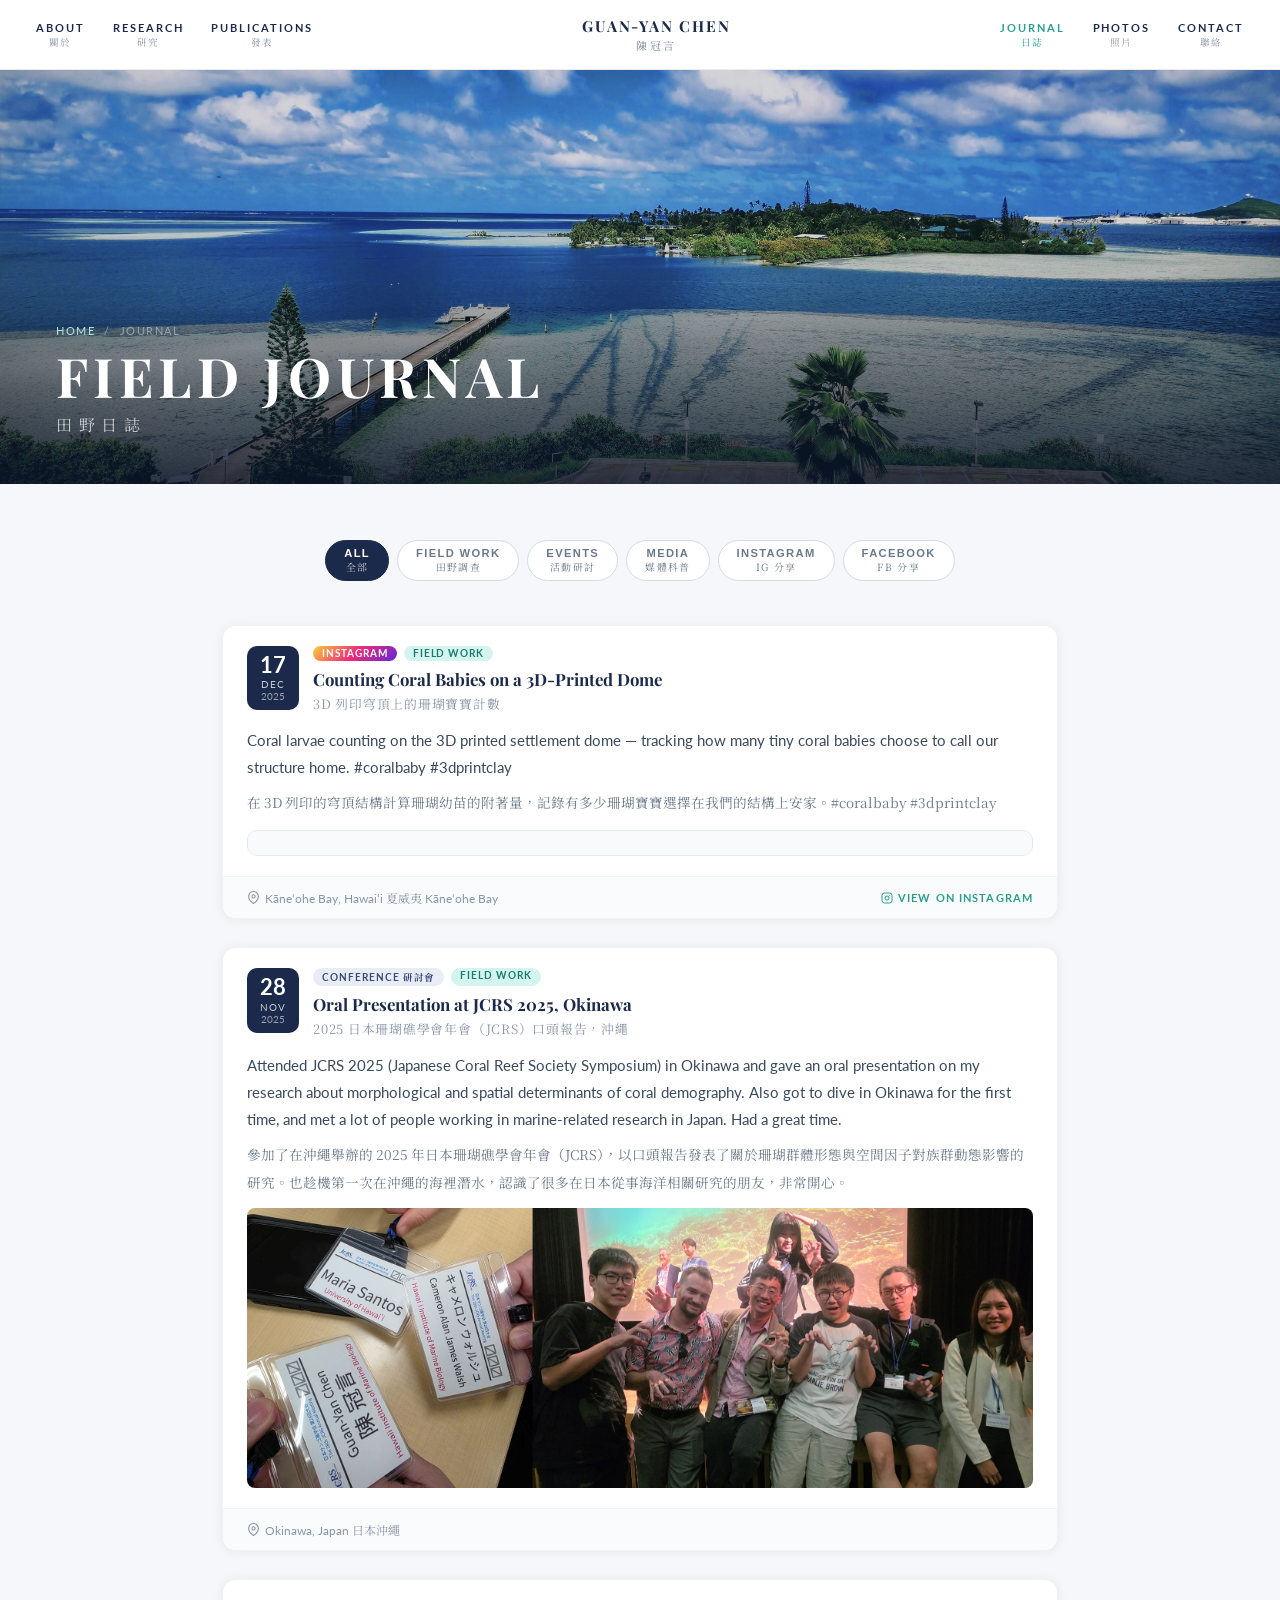
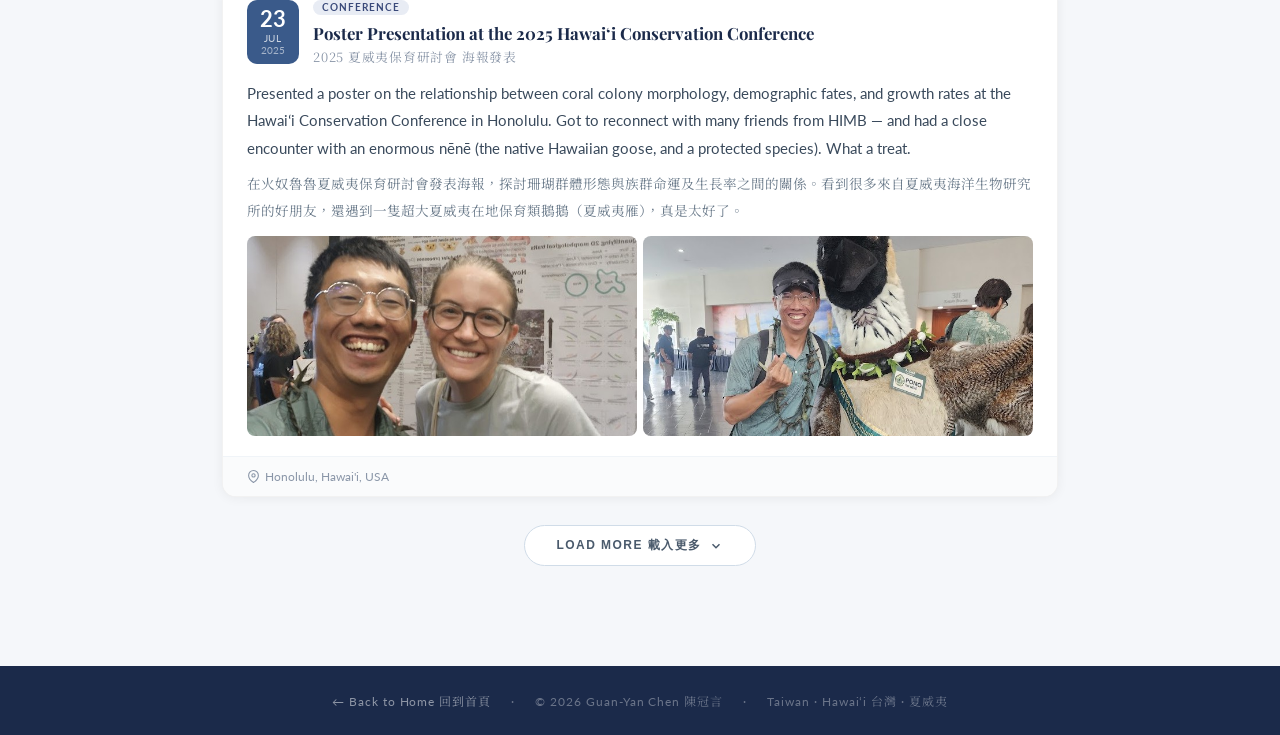
<file: journal.html>
<!DOCTYPE html>
<html lang="zh-TW">
<head>
  <!-- Google tag (gtag.js) -->
  <script async src="https://www.googletagmanager.com/gtag/js?id=G-CVTZFCVZEM"></script>
  <script>
    window.dataLayer = window.dataLayer || [];
    function gtag(){dataLayer.push(arguments);}
    gtag('js', new Date());
    gtag('config', 'G-CVTZFCVZEM');
  </script>
  <meta charset="UTF-8" />
  <meta name="viewport" content="width=device-width, initial-scale=1.0" />
  <link rel="icon" type="image/x-icon" href="favicon.ico" />
  <link rel="icon" type="image/png" sizes="32x32" href="favicon-32x32.png" />
  <link rel="icon" type="image/png" sizes="16x16" href="favicon-16x16.png" />
  <link rel="apple-touch-icon" sizes="180x180" href="apple-touch-icon.png" />
  <link rel="manifest" href="site.webmanifest" />
  <title>Field Journal 田野日誌 — Guan-Yan Chen 陳冠言</title>
  <meta name="description" content="Field journal of Guan-Yan Chen — notes from reef surveys, conferences, fieldwork, and science outreach across Taiwan and the Pacific." />
  <meta name="author" content="Guan-Yan Chen" />
  <link rel="canonical" href="https://keelungchen.github.io/website/journal.html" />
  <meta property="og:type" content="website" />
  <meta property="og:site_name" content="Guan-Yan Chen 陳冠言" />
  <meta property="og:title" content="Field Journal — Guan-Yan Chen 陳冠言" />
  <meta property="og:description" content="Field journal of Guan-Yan Chen — notes from reef surveys, conferences, fieldwork, and science outreach across Taiwan and the Pacific." />
  <meta property="og:url" content="https://keelungchen.github.io/website/journal.html" />
  <meta property="og:image" content="https://keelungchen.github.io/website/images/hero_journal-ocean.jpg" />
  <meta name="twitter:card" content="summary_large_image" />
  <meta name="twitter:title" content="Field Journal — Guan-Yan Chen 陳冠言" />
  <meta name="twitter:description" content="Field journal of Guan-Yan Chen — notes from reef surveys, conferences, fieldwork, and science outreach across Taiwan and the Pacific." />
  <meta name="twitter:image" content="https://keelungchen.github.io/website/images/hero_journal-ocean.jpg" />
  <link rel="preconnect" href="https://fonts.googleapis.com" />
  <link href="https://fonts.googleapis.com/css2?family=Playfair+Display:ital,wght@0,400;0,700;1,400&family=Lato:wght@300;400;700&family=Noto+Serif+TC:wght@400;700&display=swap" rel="stylesheet" />

  <style>
    *, *::before, *::after { box-sizing: border-box; margin: 0; padding: 0; }
    html { scroll-behavior: smooth; overflow-x: hidden; }
    body { font-family: 'Lato', 'Noto Serif TC', sans-serif; color: #1a1a2e; background: #f5f7fa; overflow-x: hidden; width: 100%; }
    a { text-decoration: none; color: inherit; }
    img { max-width: 100%; display: block; }

    /* ── NAVBAR ── */
    #navbar {
      position: fixed; top: 0; left: 0; right: 0; z-index: 1000;
      background: rgba(255,255,255,0.97); backdrop-filter: blur(6px); -webkit-backdrop-filter: blur(6px);
      border-bottom: 1px solid rgba(0,0,0,0.08);
      height: 70px; display: flex; align-items: center;
      justify-content: space-between; padding: 0 36px;
      transition: box-shadow 0.3s; max-width: 100vw; overflow: hidden;
    }
    #navbar.scrolled { box-shadow: 0 2px 20px rgba(0,0,0,0.1); }
    .nav-group { display: flex; gap: 28px; align-items: center; }
    .nav-brand { text-align: center; min-width: 0; }
    .nav-brand .en { font-family: 'Playfair Display', serif; font-size: 0.95rem; font-weight: 700; letter-spacing: 0.12em; text-transform: uppercase; color: #1B2A4A; display: block; white-space: nowrap; }
    .nav-brand .zh { font-family: 'Noto Serif TC', serif; font-size: 0.68rem; color: #7a8599; letter-spacing: 0.25em; display: block; margin-top: 1px; }
    .nav-link { font-size: 0.68rem; font-weight: 700; letter-spacing: 0.18em; text-transform: uppercase; color: #1B2A4A; transition: color 0.2s; display: flex; flex-direction: column; align-items: center; gap: 1px; white-space: nowrap; }
    .nav-link .zh { font-size: 0.6rem; letter-spacing: 0.12em; font-weight: 400; color: #8a96a8; font-family: 'Noto Serif TC', serif; }
    .nav-link:hover, .nav-link.active { color: #2a9d8f; }
    .nav-link:hover .zh, .nav-link.active .zh { color: #2a9d8f; }
    .nav-toggle { display: none; background: none; border: none; cursor: pointer; padding: 8px; z-index: 1100; flex-shrink: 0; -webkit-tap-highlight-color: transparent; }
    .nav-toggle span { display: block; width: 22px; height: 2px; background: #1B2A4A; margin: 5px 0; border-radius: 2px; transition: all 0.3s; }
    .nav-toggle.open span:nth-child(1) { transform: rotate(45deg) translate(5px, 5px); }
    .nav-toggle.open span:nth-child(2) { opacity: 0; }
    .nav-toggle.open span:nth-child(3) { transform: rotate(-45deg) translate(5px, -5px); }
    .nav-mobile-menu { display: none; }
    @media (max-width: 900px) { #navbar { padding: 0 18px; } .nav-group { gap: 16px; } .nav-link .zh { display: none; } }
    @media (max-width: 768px) {
      #navbar { padding: 0 16px; }
      .nav-group { display: none !important; }
      .nav-toggle { display: block !important; }
      .nav-mobile-menu.open {
        display: flex; position: fixed; top: 70px; left: 0; right: 0;
        background: rgba(255,255,255,0.98); -webkit-backdrop-filter: blur(10px); backdrop-filter: blur(10px);
        padding: 20px 24px 28px; flex-direction: column; gap: 6px;
        border-bottom: 1px solid rgba(0,0,0,0.08);
        box-shadow: 0 8px 30px rgba(0,0,0,0.1); z-index: 999; max-width: 100vw;
      }
      .nav-mobile-menu a {
        font-size: 0.82rem; font-weight: 700; letter-spacing: 0.14em; text-transform: uppercase;
        color: #1B2A4A; padding: 10px 0; border-bottom: 1px solid #eef2f6; transition: color 0.2s;
        display: flex; align-items: center; gap: 10px;
      }
      .nav-mobile-menu a:last-child { border-bottom: none; }
      .nav-mobile-menu a .zh { font-family: 'Noto Serif TC', serif; font-size: 0.72rem; font-weight: 400; color: #8a96a8; }
      .nav-mobile-menu a:hover, .nav-mobile-menu a.active { color: #2a9d8f; }
    }

    /* ── PAGE HERO ── */
    .page-hero {
      margin-top: 70px; height: 46vh; min-height: 320px;
      position: relative; display: flex; align-items: flex-end; overflow: hidden;
    }
    .hero-bg {
      position: absolute; inset: 0;
      /* 🖼️ 圖片 | 日誌頁 Hero 背景圖 URL */
      background-image: url('images/hero_journal-ocean.jpg');
      background-size: cover; background-position: center 60%;
    }
    .hero-overlay { position: absolute; inset: 0; background: linear-gradient(to top, rgba(8,18,40,0.85) 0%, rgba(8,18,40,0.18) 60%); }
    .hero-content { position: relative; z-index: 2; padding: 0 56px 48px; color: #fff; }
    .hero-content .breadcrumb { font-size: 0.68rem; letter-spacing: 0.14em; text-transform: uppercase; color: rgba(255,255,255,0.42); margin-bottom: 12px; }
    .hero-content .breadcrumb a { color: #a8e6df; }
    .hero-content .en { font-family: 'Playfair Display', serif; font-size: clamp(2rem, 5vw, 3.4rem); font-weight: 700; letter-spacing: 0.1em; text-transform: uppercase; line-height: 1; }
    .hero-content .zh { font-family: 'Noto Serif TC', serif; font-size: clamp(0.85rem, 2vw, 1rem); letter-spacing: 0.42em; opacity: 0.72; margin-top: 10px; }

    /* ── LAYOUT ── */
    .page-wrap { max-width: 900px; margin: 0 auto; padding: 56px 32px 100px; }

    /* ── FILTER BAR ── */
    .filter-bar {
      display: flex; flex-wrap: wrap; gap: 8px;
      margin-bottom: 44px; justify-content: center;
    }
    .fbtn {
      padding: 6px 18px; border-radius: 30px;
      border: 1.5px solid #d0dce8; background: #fff;
      font-size: 0.7rem; font-weight: 700; letter-spacing: 0.12em;
      text-transform: uppercase; color: #6a7a8c;
      cursor: pointer; transition: all 0.2s;
      display: flex; flex-direction: column; align-items: center; gap: 1px;
    }
    .fbtn .zh { font-family: 'Noto Serif TC', serif; font-size: 0.62rem; font-weight: 400; }
    .fbtn:hover { border-color: #2a9d8f; color: #2a9d8f; }
    .fbtn.active { background: #1B2A4A; border-color: #1B2A4A; color: #fff; }
    .fbtn.active .zh { color: rgba(255,255,255,0.75); }

    /* ── JOURNAL CARD ── */
    .journal-card {
      background: #fff; border-radius: 14px; overflow: hidden;
      box-shadow: 0 1px 12px rgba(0,0,0,0.06);
      border: 1px solid rgba(0,0,0,0.05);
      margin-bottom: 28px; transition: box-shadow 0.22s;
    }
    .journal-card:hover { box-shadow: 0 6px 28px rgba(0,0,0,0.11); }

    .card-header { padding: 20px 24px 14px; display: flex; align-items: flex-start; gap: 14px; }
    .date-block {
      flex-shrink: 0; background: #1B2A4A; color: #fff;
      border-radius: 10px; padding: 8px 12px; text-align: center; min-width: 52px;
    }
    .date-block .day { font-size: 1.4rem; font-weight: 700; line-height: 1; }
    .date-block .mon { font-size: 0.62rem; letter-spacing: 0.1em; text-transform: uppercase; opacity: 0.75; margin-top: 2px; }
    .date-block .year { font-size: 0.6rem; opacity: 0.55; margin-top: 1px; }

    .card-meta { flex: 1; }
    .card-meta .tags { display: flex; gap: 7px; flex-wrap: wrap; margin-bottom: 7px; }
    .tag {
      font-size: 0.6rem; font-weight: 700; letter-spacing: 0.1em; text-transform: uppercase;
      padding: 2px 9px; border-radius: 20px;
    }
    .tag-field       { background: #d4f4ef; color: #1a7a6e; }
    .tag-event       { background: #e8ecf4; color: #3a4a7a; }
    .tag-media       { background: #fde8e0; color: #b04020; }
    .tag-ig          { background: linear-gradient(135deg, #f9ce34, #ee2a7b, #6228d7); color: #fff; }
    .tag-fb          { background: #1877F2; color: #fff; }
    .tag-publication { background: #e8f5e9; color: #2a6a3a; }

    .card-title-en {
      font-family: 'Playfair Display', serif; font-size: 1.05rem;
      font-weight: 700; color: #1B2A4A; line-height: 1.4;
    }
    .card-title-zh {
      font-family: 'Noto Serif TC', serif; font-size: 0.8rem;
      color: #8a96a8; margin-top: 2px; letter-spacing: 0.06em;
    }

    .card-body { padding: 0 24px 20px; }
    .card-text { font-size: 0.92rem; line-height: 1.85; color: #3a4a5c; }
    .card-text .zh { font-family: 'Noto Serif TC', serif; font-size: 0.85rem; color: #6a7a8a; display: block; margin-top: 8px; line-height: 2; }

    /* Photo grid inside card */
    .card-photos { display: grid; gap: 6px; margin: 12px 0 0; }
    .card-photos.cols-1 { grid-template-columns: 1fr; }
    .card-photos.cols-2 { grid-template-columns: 1fr 1fr; }
    .card-photos.cols-3 { grid-template-columns: 1fr 1fr 1fr; }
    .card-photos img { width: 100%; height: 200px; object-fit: cover; border-radius: 8px; }
    .card-photos.cols-1 img { height: 280px; }

    /* Social embed wrapper */
    .social-embed {
      margin: 14px 0 0;
      background: #f8fafc; border-radius: 10px;
      overflow: hidden;
      border: 1px solid #e4eaf2;
      display: flex; justify-content: center; align-items: flex-start;
      padding: 12px;
    }
    /* Instagram blockquote override */
    .social-embed .instagram-media {
      margin: 0 auto !important;
      max-width: 100% !important;
      min-width: 0 !important;
    }
    /* Facebook post override */
    .social-embed .fb-post { width: 100%; }
    .social-embed .fb-post span,
    .social-embed .fb-post iframe { max-width: 100% !important; }

    /* Embed notice (shown when no real post URL yet) */
    .embed-placeholder {
      background: linear-gradient(135deg, #f0f4f8 0%, #e8ecf4 100%);
      border-radius: 10px; border: 2px dashed #c8d4e0;
      padding: 28px 20px; text-align: center; margin: 14px 0 0;
      color: #6a7a8c;
    }
    .embed-placeholder .icon { font-size: 2rem; margin-bottom: 8px; }
    .embed-placeholder p { font-size: 0.82rem; line-height: 1.6; }
    .embed-placeholder code { background: #fff; padding: 2px 6px; border-radius: 4px; font-size: 0.78rem; color: #2a9d8f; }

    /* Card footer */
    .card-footer {
      padding: 12px 24px; border-top: 1px solid #f0f4f8;
      display: flex; align-items: center; justify-content: space-between;
      background: #fafbfc;
    }
    .card-location { font-size: 0.75rem; color: #8a96a8; display: flex; align-items: center; gap: 5px; }
    .card-location svg { width: 13px; height: 13px; flex-shrink: 0; }
    .card-ext-link {
      font-size: 0.7rem; font-weight: 700; letter-spacing: 0.1em; text-transform: uppercase;
      color: #2a9d8f; display: flex; align-items: center; gap: 5px;
    }
    .card-ext-link svg { width: 12px; height: 12px; }

    /* Load more */
    .load-more-wrap { text-align: center; margin-top: 12px; }
    .load-more-btn {
      display: inline-flex; align-items: center; gap: 8px;
      padding: 11px 32px; border-radius: 30px;
      border: 1.5px solid #d0dce8; background: #fff;
      font-size: 0.75rem; font-weight: 700; letter-spacing: 0.12em; text-transform: uppercase;
      color: #4a5a6c; cursor: pointer; transition: all 0.2s;
    }
    .load-more-btn:hover { border-color: #2a9d8f; color: #2a9d8f; }

    /* Scroll animation */
    .fade-up { opacity: 0; transform: translateY(20px); transition: opacity 0.55s ease, transform 0.55s ease; }
    .fade-up.visible { opacity: 1; transform: translateY(0); }

    /* Footer */
    footer { background: #1B2A4A; color: rgba(255,255,255,0.35); text-align: center; padding: 26px 20px; font-size: 0.75rem; letter-spacing: 0.08em; }
    footer span { margin: 0 8px; }
    footer a { color: rgba(255,255,255,0.5); }
    footer a:hover { color: rgba(255,255,255,0.8); }

    @media (max-width: 560px) {
      .card-photos.cols-3 { grid-template-columns: 1fr 1fr; }
      .hero-content { padding: 0 24px 36px; }
      .page-wrap { padding: 40px 16px 80px; }
    }
  </style>
</head>
<body>

<!-- NAVBAR -->
<nav id="navbar">
  <div class="nav-group">
    <a href="index.html#about" class="nav-link"><span>About</span><span class="zh">關於</span></a>
    <a href="research.html" class="nav-link"><span>Research</span><span class="zh">研究</span></a>
    <a href="index.html#publications" class="nav-link"><span>Publications</span><span class="zh">發表</span></a>
  </div>
  <a href="index.html" class="nav-brand">
    <span class="en">GUAN-YAN CHEN</span>
    <span class="zh">陳冠言</span>
  </a>
  <div class="nav-group">
    <a href="journal.html" class="nav-link active"><span>Journal</span><span class="zh">日誌</span></a>
    <a href="index.html#photos" class="nav-link"><span>Photos</span><span class="zh">照片</span></a>
    <a href="index.html#contact" class="nav-link"><span>Contact</span><span class="zh">聯絡</span></a>
  </div>
  <button class="nav-toggle" onclick="document.querySelector('.nav-toggle').classList.toggle('open');document.querySelector('.nav-mobile-menu').classList.toggle('open');" aria-label="Menu">
    <span></span><span></span><span></span>
  </button>
</nav>
<div class="nav-mobile-menu">
  <a href="index.html#about"><span>About</span><span class="zh">關於</span></a>
  <a href="research.html"><span>Research</span><span class="zh">研究</span></a>
  <a href="index.html#publications"><span>Publications</span><span class="zh">發表</span></a>
  <a href="journal.html"><span>Journal</span><span class="zh">日誌</span></a>
  <a href="index.html#photos"><span>Photos</span><span class="zh">照片</span></a>
  <a href="index.html#contact"><span>Contact</span><span class="zh">聯絡</span></a>
</div>

<!-- HERO -->
<div class="page-hero">
  <div class="hero-bg"></div>
  <div class="hero-overlay"></div>
  <div class="hero-content">
    <div class="breadcrumb"><a href="index.html">Home</a> &nbsp;/&nbsp; Journal</div>
    <div class="en">Field Journal</div>
    <div class="zh">田野日誌</div>
  </div>
</div>

<!-- MAIN -->
<div class="page-wrap">

  <!-- Filter -->
  <div class="filter-bar fade-up">
    <button class="fbtn active" onclick="filterJournal('all',this)">
      <span>All</span><span class="zh">全部</span>
    </button>
    <button class="fbtn" onclick="filterJournal('field',this)">
      <span>Field Work</span><span class="zh">田野調查</span>
    </button>
    <button class="fbtn" onclick="filterJournal('event',this)">
      <span>Events</span><span class="zh">活動研討</span>
    </button>
    <button class="fbtn" onclick="filterJournal('media',this)">
      <span>Media</span><span class="zh">媒體科普</span>
    </button>
    <button class="fbtn" onclick="filterJournal('ig',this)">
      <span>Instagram</span><span class="zh">IG 分享</span>
    </button>
    <button class="fbtn" onclick="filterJournal('fb',this)">
      <span>Facebook</span><span class="zh">FB 分享</span>
    </button>
  </div>

  <!-- ══════════════════════════════════════════
       JOURNAL ENTRIES — 由新到舊
       ══════════════════════════════════════════ -->
  <!-- ➕ 新增 | 在最上方複製一個 <div class="journal-card"> 區塊，新增的日誌放最前面（最新在上） -->

  <!-- ✏️ 文字 🖼️ 圖片 🔗 連結 | 日誌 1（IG 嵌入範例）：修改日期、標題、說明文字、IG 網址 -->
  <!-- ENTRY 1 — Instagram embed 範例 -->
  <div class="journal-card fade-up" data-type="ig">
    <div class="card-header">
      <div class="date-block">
        <div class="day">17</div>
        <div class="mon">Dec</div>
        <div class="year">2025</div>
      </div>
      <div class="card-meta">
        <div class="tags">
          <span class="tag tag-ig">Instagram</span>
          <span class="tag tag-field">Field Work</span>
        </div>
        <div class="card-title-en">Counting Coral Babies on a 3D-Printed Dome</div>
        <div class="card-title-zh">3D 列印穹頂上的珊瑚寶寶計數</div>
      </div>
    </div>
    <div class="card-body">
      <p class="card-text">
        Coral larvae counting on the 3D printed settlement dome — tracking how many tiny coral babies choose to call our structure home. #coralbaby #3dprintclay
        <span class="zh">在 3D 列印的穹頂結構計算珊瑚幼苗的附著量，記錄有多少珊瑚寶寶選擇在我們的結構上安家。#coralbaby #3dprintclay</span>
      </p>

      <div class="social-embed ig-lazy" data-ig-permalink="https://www.instagram.com/reel/DSZlaxgEWhg/">
        <div class="embed-placeholder"><div class="icon">📸</div><p>Instagram 載入中… Loading…</p></div>
      </div>
    </div>
    <div class="card-footer">
      <span class="card-location">
        <svg viewBox="0 0 24 24" fill="none" stroke="currentColor" stroke-width="2"><path d="M21 10c0 7-9 13-9 13s-9-6-9-13a9 9 0 0118 0z"/><circle cx="12" cy="10" r="3"/></svg>
        Kāneʻohe Bay, Hawaiʻi 夏威夷 Kāneʻohe Bay
      </span>
      <a href="https://www.instagram.com/reel/DSZlaxgEWhg/" target="_blank" rel="noopener" class="card-ext-link">
        <svg viewBox="0 0 24 24" fill="none" stroke="currentColor" stroke-width="2"><rect x="2" y="2" width="20" height="20" rx="5"/><circle cx="12" cy="12" r="4"/><circle cx="17.5" cy="6.5" r="1" fill="currentColor" stroke="none"/></svg>
        View on Instagram
      </a>
    </div>
  </div>

  <!-- ENTRY — 2025 JCRS Okinawa -->
  <div class="journal-card fade-up" data-type="event">
    <div class="card-header">
      <div class="date-block">
        <div class="day">28</div>
        <div class="mon">Nov</div>
        <div class="year">2025</div>
      </div>
      <div class="card-meta">
        <div class="tags">
          <span class="tag tag-event">Conference 研討會</span>
          <span class="tag tag-field">Field Work</span>
        </div>
        <div class="card-title-en">Oral Presentation at JCRS 2025, Okinawa</div>
        <div class="card-title-zh">2025 日本珊瑚礁學會年會（JCRS）口頭報告，沖繩</div>
      </div>
    </div>
    <div class="card-body">
      <p class="card-text">
        Attended JCRS 2025 (Japanese Coral Reef Society Symposium) in Okinawa and gave an oral presentation on my research about morphological and spatial determinants of coral demography. Also got to dive in Okinawa for the first time, and met a lot of people working in marine-related research in Japan. Had a great time.
        <span class="zh">參加了在沖繩舉辦的 2025 年日本珊瑚礁學會年會（JCRS），以口頭報告發表了關於珊瑚群體形態與空間因子對族群動態影響的研究。也趁機第一次在沖繩的海裡潛水，認識了很多在日本從事海洋相關研究的朋友，非常開心。</span>
      </p>
      <div class="card-photos cols-1">
        <img src="images/journal-jcrs2025_okinawa.jpg" alt="JCRS 2025 Okinawa" loading="lazy" />
      </div>
    </div>
    <div class="card-footer">
      <span class="card-location">
        <svg viewBox="0 0 24 24" fill="none" stroke="currentColor" stroke-width="2"><path d="M21 10c0 7-9 13-9 13s-9-6-9-13a9 9 0 0118 0z"/><circle cx="12" cy="10" r="3"/></svg>
        Okinawa, Japan 日本沖繩
      </span>
    </div>
  </div>

  <!-- ENTRY 5 — 研討會 -->
  <div class="journal-card fade-up" data-type="event">
    <div class="card-header">
      <div class="date-block" style="background:#3a5a8a;">
        <div class="day">23</div>
        <div class="mon">Jul</div>
        <div class="year">2025</div>
      </div>
      <div class="card-meta">
        <div class="tags">
          <span class="tag tag-event">Conference</span>
        </div>
        <div class="card-title-en">Poster Presentation at the 2025 Hawaiʻi Conservation Conference</div>
        <div class="card-title-zh">2025 夏威夷保育研討會 海報發表</div>
      </div>
    </div>
    <div class="card-body">
      <p class="card-text">
        Presented a poster on the relationship between coral colony morphology, demographic fates, and growth rates at the Hawaiʻi Conservation Conference in Honolulu. Got to reconnect with many friends from HIMB — and had a close encounter with an enormous nēnē (the native Hawaiian goose, and a protected species). What a treat.
        <span class="zh">在火奴魯魯夏威夷保育研討會發表海報，探討珊瑚群體形態與族群命運及生長率之間的關係。看到很多來自夏威夷海洋生物研究所的好朋友，還遇到一隻超大夏威夷在地保育類鵝鵝（夏威夷雁），真是太好了。</span>
      </p>
      <div class="card-photos cols-2">
        <img src="images/journal_entry3_conference.jpg" alt="Conference" loading="lazy" />
        <img src="images/journal_entry3_hawaii.jpg" alt="Hawaii" loading="lazy" />
      </div>
    </div>
    <div class="card-footer">
      <span class="card-location">
        <svg viewBox="0 0 24 24" fill="none" stroke="currentColor" stroke-width="2"><path d="M21 10c0 7-9 13-9 13s-9-6-9-13a9 9 0 0118 0z"/><circle cx="12" cy="10" r="3"/></svg>
        Honolulu, Hawai'i, USA
      </span>
    </div>
  </div>

  <!-- ENTRY 3 — 田野日誌（純文字 + 照片）-->
  <div class="journal-card fade-up" data-type="field">
    <div class="card-header">
      <div class="date-block" style="background:#2a9d8f;">
        <div class="day">22</div>
        <div class="mon">Dec</div>
        <div class="year">2024</div>
      </div>
      <div class="card-meta">
        <div class="tags">
          <span class="tag tag-field">Field Work</span>
        </div>
        <div class="card-title-en">Annual Survey — Kenting Long-term 3D Monitoring Stations</div>
        <div class="card-title-zh">年度調查 — 墾丁長期3D監測站</div>
      </div>
    </div>
    <div class="card-body">
      <p class="card-text">
        Completed the third annual Structure from Motion (SfM) surveys at five 10×10 m monitoring stations at the Kenting outlet site. Many thanks to Prof. Fan Tung-Yung (NMMBA) and lab partners Ting-Hui and Vicky for their support.
        <span class="zh">完成第三年度墾丁出水口五個 10×10 m Structure from Motion 監測站的調查，感謝海生館樊同雲老師以及珊瑚實驗室夥伴庭卉與 Vicky 的協助。</span>
      </p>
      <div class="card-photos cols-3">
        <img src="images/journal_entry1_survey.jpg" alt="Survey" loading="lazy" />
        <img src="images/journal_entry1_coral.jpg" alt="Coral" loading="lazy" />
        <img src="images/journal_entry1_reef.jpg" alt="Reef" loading="lazy" />
      </div>
    </div>
    <div class="card-footer">
      <span class="card-location">
        <svg viewBox="0 0 24 24" fill="none" stroke="currentColor" stroke-width="2"><path d="M21 10c0 7-9 13-9 13s-9-6-9-13a9 9 0 0118 0z"/><circle cx="12" cy="10" r="3"/></svg>
        Kenting National Park, Taiwan 墾丁國家公園
      </span>
    </div>
  </div>

  <!-- ✏️ 文字 🔗 連結 | 日誌 2（FB 嵌入範例）：修改日期、標題、說明文字、FB 貼文網址 -->
  <!-- ENTRY 2 — Facebook embed 範例 -->
  <div class="journal-card fade-up" data-type="fb">
    <div class="card-header">
      <div class="date-block">
        <div class="day">31</div>
        <div class="mon">Oct</div>
        <div class="year">2024</div>
      </div>
      <div class="card-meta">
        <div class="tags">
          <span class="tag tag-fb">Facebook</span>
          <span class="tag tag-event">分享</span>
        </div>
        <div class="card-title-en">Trick or Cite: Academic Piracy, Citation Edition</div>
        <div class="card-title-zh">不給引用就搗蛋！學術海盜的萬聖節</div>
      </div>
    </div>
    <div class="card-body">
      <p class="card-text">
        What I want to pirate is citation numbers for my research papers. Happy Halloween from the Hawaii Institute of Marine Biology — where the scariest thing is your h-index.
        <span class="zh">我最想搶的東西是論文引用次數。夏威夷海洋生物研究所萬聖節快樂——這裡最可怕的東西是你的 h-index。</span>
      </p>

      <!-- ═══ 貼上你的 FB 嵌入碼 ═══
           到 Facebook 貼文 → 右上角「...」→「嵌入」→ 複製碼，貼在這裡
           下方為示意佔位符 -->
      <div class="social-embed fb-lazy" data-fb-src="https://www.facebook.com/plugins/post.php?href=https%3A%2F%2Fwww.facebook.com%2Fkeelungchen999%2Fposts%2Fpfbid02pVubmqYenoXbxcpN1Hhc5KDBGrqCNoxwPVTGbSJuhQ7YyzSDcM3Mbb1DLmuCVUn2l&show_text=true&width=500" data-fb-height="416">
        <div class="embed-placeholder"><div class="icon">📘</div><p>Facebook 載入中… Loading…</p></div>
      </div>
    </div>
    <div class="card-footer">
      <span class="card-location">
        <svg viewBox="0 0 24 24" fill="none" stroke="currentColor" stroke-width="2"><path d="M21 10c0 7-9 13-9 13s-9-6-9-13a9 9 0 0118 0z"/><circle cx="12" cy="10" r="3"/></svg>
        Hawaii Institute of Marine Biology 夏威夷海洋生物研究所
      </span>
      <a href="https://www.facebook.com/keelungchen999/posts/pfbid02pVubmqYenoXbxcpN1Hhc5KDBGrqCNoxwPVTGbSJuhQ7YyzSDcM3Mbb1DLmuCVUn2l" target="_blank" rel="noopener" class="card-ext-link">
        <svg viewBox="0 0 24 24" fill="none" stroke="#1877F2" stroke-width="2"><path d="M18 2h-3a5 5 0 00-5 5v3H7v4h3v8h4v-8h3l1-4h-4V7a1 1 0 011-1h3z"/></svg>
        View on Facebook
      </a>
    </div>
  </div>

  <!-- ENTRY 4 — 媒體科普 -->
  <div class="journal-card fade-up" data-type="media">
    <div class="card-header">
      <div class="date-block" style="background:#e76f51;">
        <div class="day">20</div>
        <div class="mon">May</div>
        <div class="year">2024</div>
      </div>
      <div class="card-meta">
        <div class="tags">
          <span class="tag tag-media">Media</span>
          <span class="tag tag-publication">Publication</span>
        </div>
        <div class="card-title-en">Hawaii Island Diary: The Coral Beauty Association</div>
        <div class="card-title-zh">【夏威夷小島日記】珊瑚外貌協會</div>
      </div>
    </div>
    <div class="card-body">
      <p class="card-text">
        As a graduate student in Hawaiʻi studying coral morphology, I spend a lot of time judging corals by their appearance — which makes me a card-carrying member of the coral beauty association. But there is good reason: corals are modular organisms that can split and fuse freely, making age a meaningless metric. Size becomes the next best proxy.
        <span class="zh">身為一名在夏威夷研究珊瑚形態的研究生，我每天的工作就是盯著珊瑚的外表——妥妥的外貌協會成員。這其實有充分的理由：珊瑚是模組化生物，能自由分裂融合，年齡因此毫無意義，體型便成了最佳替代指標。</span>
      </p>
      <p class="card-text">
        Size reflects a colony's energy strategy — small colonies invest in growth, large ones in reproduction. This also informs restoration: splitting large colonies into smaller fragments accelerates area coverage and spreads genetic risk, though the fragments start out weaker.
        <span class="zh">體型反映珊瑚的能量策略——小群體主要投資在生長，大群體則專注於繁衍。這也應用於復育：將大群體分裂成小片段，可加速面積擴張並分散滅絕風險，儘管分身初期較為脆弱。</span>
      </p>
      <p class="card-text">
        Our latest research adds shape to the picture. Using circularity as a metric, we found that large, round colonies have the highest survival rates — the overachievers of the coral world. Irregularly shaped colonies split more often, a gamble that can lead to either recovery or death.
        <span class="zh">我們的最新研究將形狀也納入考量，以圓度量化群體外型，發現又大又圓的群體存活率最高——珊瑚界的人生勝利組。形狀不規則的群體則較常分裂，是一場要嘛涅槃、要嘛終結的賭注。</span>
      </p>
      <div class="card-photos cols-1">
        <img src="images/UDN_media_珊瑚外貌協會.jpg" alt="珊瑚外貌協會" loading="lazy" />
      </div>
    </div>
    <div class="card-footer">
      <span class="card-location">
        <svg viewBox="0 0 24 24" fill="none" stroke="currentColor" stroke-width="2"><path d="M12 2l3.09 6.26L22 9.27l-5 4.87 1.18 6.88L12 17.77l-6.18 3.25L7 14.14 2 9.27l6.91-1.01L12 2z"/></svg>
        聯合報
      </span>
      <a href="https://udn.com/news/story/7272/7955930?from=udn-catelistnews_ch2" class="card-ext-link" target="_blank" rel="noopener noreferrer">
        <svg viewBox="0 0 24 24" fill="none" stroke="currentColor" stroke-width="2"><path d="M18 13v6a2 2 0 01-2 2H5a2 2 0 01-2-2V8a2 2 0 012-2h6"/><polyline points="15 3 21 3 21 9"/><line x1="10" y1="14" x2="21" y2="3"/></svg>
        Read Article 閱讀文章
      </a>
    </div>
  </div>

  <!-- ENTRY — 黑潮海洋文教基金會 FB 貼文：2019年獲獎者分享 -->
  <div class="journal-card fade-up" data-type="fb">
    <div class="card-header">
      <div class="date-block" style="background:#e76f51;">
        <div class="day">22</div>
        <div class="mon">Dec</div>
        <div class="year">2020</div>
      </div>
      <div class="card-meta">
        <div class="tags">
          <span class="tag tag-fb">Facebook</span>
          <span class="tag tag-media">Media</span>
        </div>
        <div class="card-title-en">Kuroshio Ocean Education Foundation — 2019 Award Winner Progress Sharing</div>
        <div class="card-title-zh">黑潮海洋文教基金會 — 2019 年「海洋相關研究類」獲獎者計畫進度分享</div>
      </div>
    </div>
    <div class="card-body">
      <p class="card-text">
        2019 award recipient (marine research category) Guan-Yan Chen shares project progress on "Quantitative Analysis of Coral Reef 3D Structure — Effects of Anthropogenic Disturbance on Wanlitung Reef." Using Structure-from-Motion photogrammetry, the project converts 2D photographs into 3D models to accurately quantify reef spatial structure, with applications in reef health assessment and 3D-printed coral reef models for conservation education.
        <span class="zh">2019 年「海洋相關研究類」獲獎者陳冠言，分享計畫進度──「珊瑚礁立體結構量化研究–以人為擾動對萬里桐珊瑚礁的影響為例」。本提案運用攝影建模技術，藉由多角度拍攝相片，將二維的平面資訊轉換成三維的立體模型，建立準確、有效率的方法來量化珊瑚礁空間結構，可應用於珊瑚礁調查研究與健康評估，亦可轉化為 3D 列印，製作珊瑚礁模型，應用於珊瑚保育教育與展示。</span>
      </p>
      <div class="social-embed fb-lazy" data-fb-src="https://www.facebook.com/plugins/post.php?href=https%3A%2F%2Fwww.facebook.com%2Fphoto.php%3Ffbid%3D3824847200872887%26set%3Da.636167375221401%26type%3D3&show_text=true&width=500" data-fb-height="741">
        <div class="embed-placeholder"><div class="icon">📘</div><p>Facebook 載入中… Loading…</p></div>
      </div>
    </div>
    <div class="card-footer">
      <span class="card-location">
        <svg viewBox="0 0 24 24" fill="none" stroke="currentColor" stroke-width="2"><path d="M21 10c0 7-9 13-9 13s-9-6-9-13a9 9 0 0118 0z"/><circle cx="12" cy="10" r="3"/></svg>
        黑潮海洋文教基金會 Kuroshio Ocean Education Foundation
      </span>
      <a href="https://www.facebook.com/photo.php?fbid=3824847200872887&set=a.636167375221401&type=3" target="_blank" rel="noopener" class="card-ext-link">
        <svg viewBox="0 0 24 24" fill="none" stroke="#1877F2" stroke-width="2"><path d="M18 2h-3a5 5 0 00-5 5v3H7v4h3v8h4v-8h3l1-4h-4V7a1 1 0 011-1h3z"/></svg>
        View on Facebook
      </a>
    </div>
  </div>

  <!-- ENTRY — 科學月刊：斑馬魚學習 (2020-02) -->
  <div class="journal-card fade-up" data-type="media">
    <div class="card-header">
      <div class="date-block" style="background:#e76f51;">
        <div class="day">01</div>
        <div class="mon">Feb</div>
        <div class="year">2020</div>
      </div>
      <div class="card-meta">
        <div class="tags">
          <span class="tag tag-media">Media</span>
          <span class="tag tag-publication">Publication</span>
        </div>
        <div class="card-title-en">Can Goldfish Learn? Zebrafish Are Smarter Than You Think!</div>
        <div class="card-title-zh">金魚腦也學得會？斑馬魚比你想的還聰明！</div>
      </div>
    </div>
    <div class="card-body">
      <p class="card-text">
        Published in <em>Science Monthly</em> (科學月刊) Issue 602. We often joke about having "goldfish memory," but is fish cognition really that poor? This article introduces behavioural experiments using zebrafish (<em>Danio rerio</em>) as a model organism, exploring active avoidance training, colour discrimination learning, and long-term memory retention — demonstrating that fish are far more capable learners than popular culture suggests.
        <span class="zh">刊登於《科學月刊》第 602 期。人們常以「金魚腦」自嘲記憶差，但魚類的認知能力真的那麼糟嗎？本文以模式生物斑馬魚為主角，介紹主動迴避訓練、顏色辨識學習與長期記憶保留等行為實驗，證明魚類的學習能力遠超通俗文化的想像。</span>
      </p>
    </div>
    <div class="card-footer">
      <span class="card-location">
        <svg viewBox="0 0 24 24" fill="none" stroke="currentColor" stroke-width="2"><path d="M12 2l3.09 6.26L22 9.27l-5 4.87 1.18 6.88L12 17.77l-6.18 3.25L7 14.14 2 9.27l6.91-1.01L12 2z"/></svg>
        科學月刊 Science Monthly · 第 602 期
      </span>
      <a href="https://www.scimonth.com.tw/archives/3606" class="card-ext-link" target="_blank" rel="noopener noreferrer">
        <svg viewBox="0 0 24 24" fill="none" stroke="currentColor" stroke-width="2"><path d="M18 13v6a2 2 0 01-2 2H5a2 2 0 01-2-2V8a2 2 0 012-2h6"/><polyline points="15 3 21 3 21 9"/><line x1="10" y1="14" x2="21" y2="3"/></svg>
        Read Article 閱讀文章
      </a>
    </div>
  </div>

  <!-- ENTRY — 科技報導：3D珊瑚礁 (2019-07) -->
  <div class="journal-card fade-up" data-type="media">
    <div class="card-header">
      <div class="date-block" style="background:#e76f51;">
        <div class="day">21</div>
        <div class="mon">Jul</div>
        <div class="year">2019</div>
      </div>
      <div class="card-meta">
        <div class="tags">
          <span class="tag tag-media">Media</span>
          <span class="tag tag-publication">Publication</span>
        </div>
        <div class="card-title-en">3D Coral Reefs — New Methods for Surveying Underwater 3D Structures</div>
        <div class="card-title-zh">3D珊瑚礁——水下調查立體結構的新方法</div>
      </div>
    </div>
    <div class="card-body">
      <p class="card-text">
        Published in <em>Science &amp; Technology Reports</em> (科技報導) Issue 451. Coral reefs possess highly complex three-dimensional structures that serve as essential habitat infrastructure for marine organisms. This article introduces Structure from Motion (SfM) photogrammetry — a technique that converts 2D photographs into detailed 3D models — and its applications in coral reef spatial analysis, from quantifying surface rugosity and slope to informing marine protected area planning.
        <span class="zh">刊登於《科技報導》第 451 期。珊瑚礁擁有極其複雜的三維結構，是海洋生物不可或缺的棲地基礎設施。本文介紹 SfM（運動恢復結構）攝影測量技術——一種將 2D 照片轉換為精細 3D 模型的方法——及其在珊瑚礁空間分析上的應用，包括量化表面粗糙度、斜率等參數，以及輔助海洋保護區劃設規劃。</span>
      </p>
    </div>
    <div class="card-footer">
      <span class="card-location">
        <svg viewBox="0 0 24 24" fill="none" stroke="currentColor" stroke-width="2"><path d="M12 2l3.09 6.26L22 9.27l-5 4.87 1.18 6.88L12 17.77l-6.18 3.25L7 14.14 2 9.27l6.91-1.01L12 2z"/></svg>
        科技報導 Science &amp; Technology Reports · 第 451 期
      </span>
      <a href="https://www.scimonth.com.tw/archives/207" class="card-ext-link" target="_blank" rel="noopener noreferrer">
        <svg viewBox="0 0 24 24" fill="none" stroke="currentColor" stroke-width="2"><path d="M18 13v6a2 2 0 01-2 2H5a2 2 0 01-2-2V8a2 2 0 012-2h6"/><polyline points="15 3 21 3 21 9"/><line x1="10" y1="14" x2="21" y2="3"/></svg>
        Read Article 閱讀文章
      </a>
    </div>
  </div>

  <div class="load-more-wrap fade-up">
    <button class="load-more-btn" onclick="loadMore()">
      Load More 載入更多
      <svg width="14" height="14" viewBox="0 0 24 24" fill="none" stroke="currentColor" stroke-width="2.5"><polyline points="6 9 12 15 18 9"/></svg>
    </button>
  </div>

</div><!-- /page-wrap -->

<footer>
  <span><a href="index.html">← Back to Home 回到首頁</a></span>
  <span>·</span>
  <span>© 2026 Guan-Yan Chen 陳冠言</span>
  <span>·</span>
  <span>Taiwan · Hawaiʻi 台灣 · 夏威夷</span>
</footer>

<script>
  // Navbar
  window.addEventListener('scroll', () => {
    document.getElementById('navbar').classList.toggle('scrolled', window.scrollY > 50);
  });

  // Scroll animations
  const obs = new IntersectionObserver((entries) => {
    entries.forEach((e, i) => {
      if (e.isIntersecting) {
        setTimeout(() => e.target.classList.add('visible'), i * 80);
        obs.unobserve(e.target);
      }
    });
  }, { threshold: 0.08 });
  document.querySelectorAll('.fade-up').forEach(el => obs.observe(el));

  // ── Load More & Filter ──
  const BATCH = 3;
  let shown = BATCH;
  let currentFilter = 'all';

  function getMatchingCards() {
    const all = Array.from(document.querySelectorAll('.journal-card'));
    return currentFilter === 'all' ? all : all.filter(c => c.dataset.type === currentFilter);
  }

  function loadIgEmbed(el) {
    const permalink = el.dataset.igPermalink;
    el.innerHTML = `<blockquote class="instagram-media" data-instgrm-captioned
      data-instgrm-permalink="${permalink}"
      data-instgrm-version="14"
      style="background:#FFF;border:0;border-radius:3px;box-shadow:0 0 1px 0 rgba(0,0,0,0.5),0 1px 10px 0 rgba(0,0,0,0.15);margin:1px;max-width:540px;min-width:326px;padding:0;width:99.375%">
    </blockquote>`;
    if (window.instgrm) {
      window.instgrm.Embeds.process();
    } else {
      const s = document.createElement('script');
      s.async = true;
      s.src = '//www.instagram.com/embed.js';
      document.body.appendChild(s);
    }
  }

  function loadFbEmbed(el) {
    const src = el.dataset.fbSrc;
    const height = el.dataset.fbHeight || '500';
    el.innerHTML = `<iframe src="${src}" width="500" height="${height}"
      style="border:none;overflow:hidden" scrolling="no" frameborder="0"
      allowfullscreen="true"
      allow="autoplay; clipboard-write; encrypted-media; picture-in-picture; web-share">
    </iframe>`;
  }

  function loadEmbedsInCard(card) {
    card.querySelectorAll('.ig-lazy:not([data-loaded])').forEach(el => {
      el.dataset.loaded = '1';
      loadIgEmbed(el);
    });
    card.querySelectorAll('.fb-lazy:not([data-loaded])').forEach(el => {
      el.dataset.loaded = '1';
      loadFbEmbed(el);
    });
  }

  function applyView() {
    const all = Array.from(document.querySelectorAll('.journal-card'));
    const matching = getMatchingCards();
    all.forEach(c => {
      const idx = matching.indexOf(c);
      if (idx === -1) {
        c.style.display = 'none';
      } else if (currentFilter === 'all' && idx >= shown) {
        c.style.display = 'none';
      } else {
        c.style.display = '';
        loadEmbedsInCard(c);
      }
    });
    const loadMoreWrap = document.querySelector('.load-more-wrap');
    loadMoreWrap.style.display = (currentFilter === 'all' && shown < matching.length) ? '' : 'none';
  }

  function filterJournal(type, btn) {
    document.querySelectorAll('.fbtn').forEach(b => b.classList.remove('active'));
    btn.classList.add('active');
    currentFilter = type;
    shown = BATCH;
    applyView();
    getMatchingCards().forEach((c, i) => {
      if (!c.classList.contains('visible')) {
        setTimeout(() => c.classList.add('visible'), i * 80);
      }
    });
  }

  function loadMore() {
    const matching = getMatchingCards();
    const toReveal = matching.slice(shown, shown + BATCH);
    shown += BATCH;
    applyView();
    toReveal.forEach((c, i) => {
      if (!c.classList.contains('visible')) {
        setTimeout(() => c.classList.add('visible'), i * 80);
      }
    });
  }

  document.addEventListener('DOMContentLoaded', applyView);
</script>

<!-- Image Fallback: 若本地 images/ 圖片不存在，自動顯示 Unsplash 範例圖 -->
<script>
(function imgFallbackBg() {
  function checkBg(localSrc, fallbackSrc, cssSelector) {
    var probe = new Image();
    probe.onerror = function () {
      document.querySelectorAll(cssSelector).forEach(function (el) {
        el.style.backgroundImage = "url('" + fallbackSrc + "')";
      });
    };
    probe.src = localSrc;
  }
  document.addEventListener('DOMContentLoaded', function () {
    checkBg('images/hero_journal-ocean.jpg', 'https://images.unsplash.com/photo-1437719417032-8595fd9e9dc6?w=1800&q=85&auto=format&fit=crop', '.page-hero-bg');
  });
})();
</script>
</body>
</html>
</file>
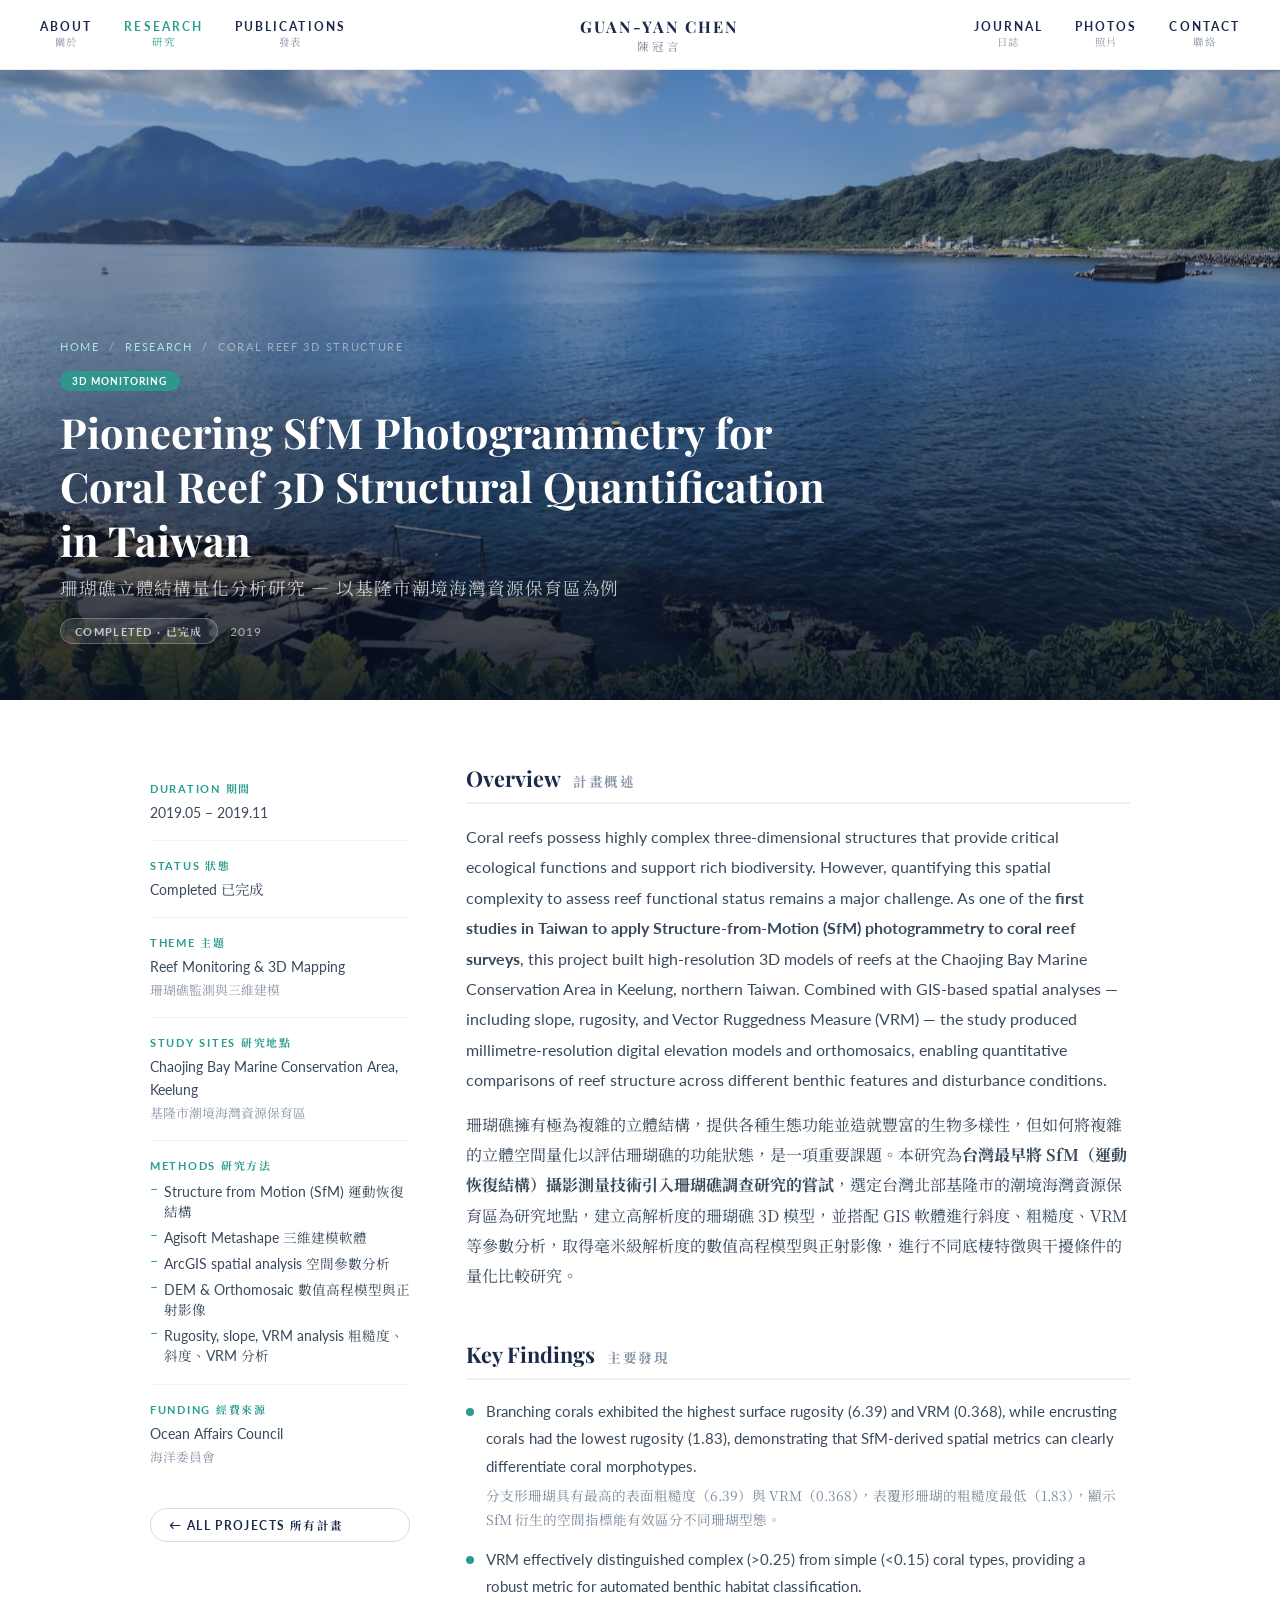
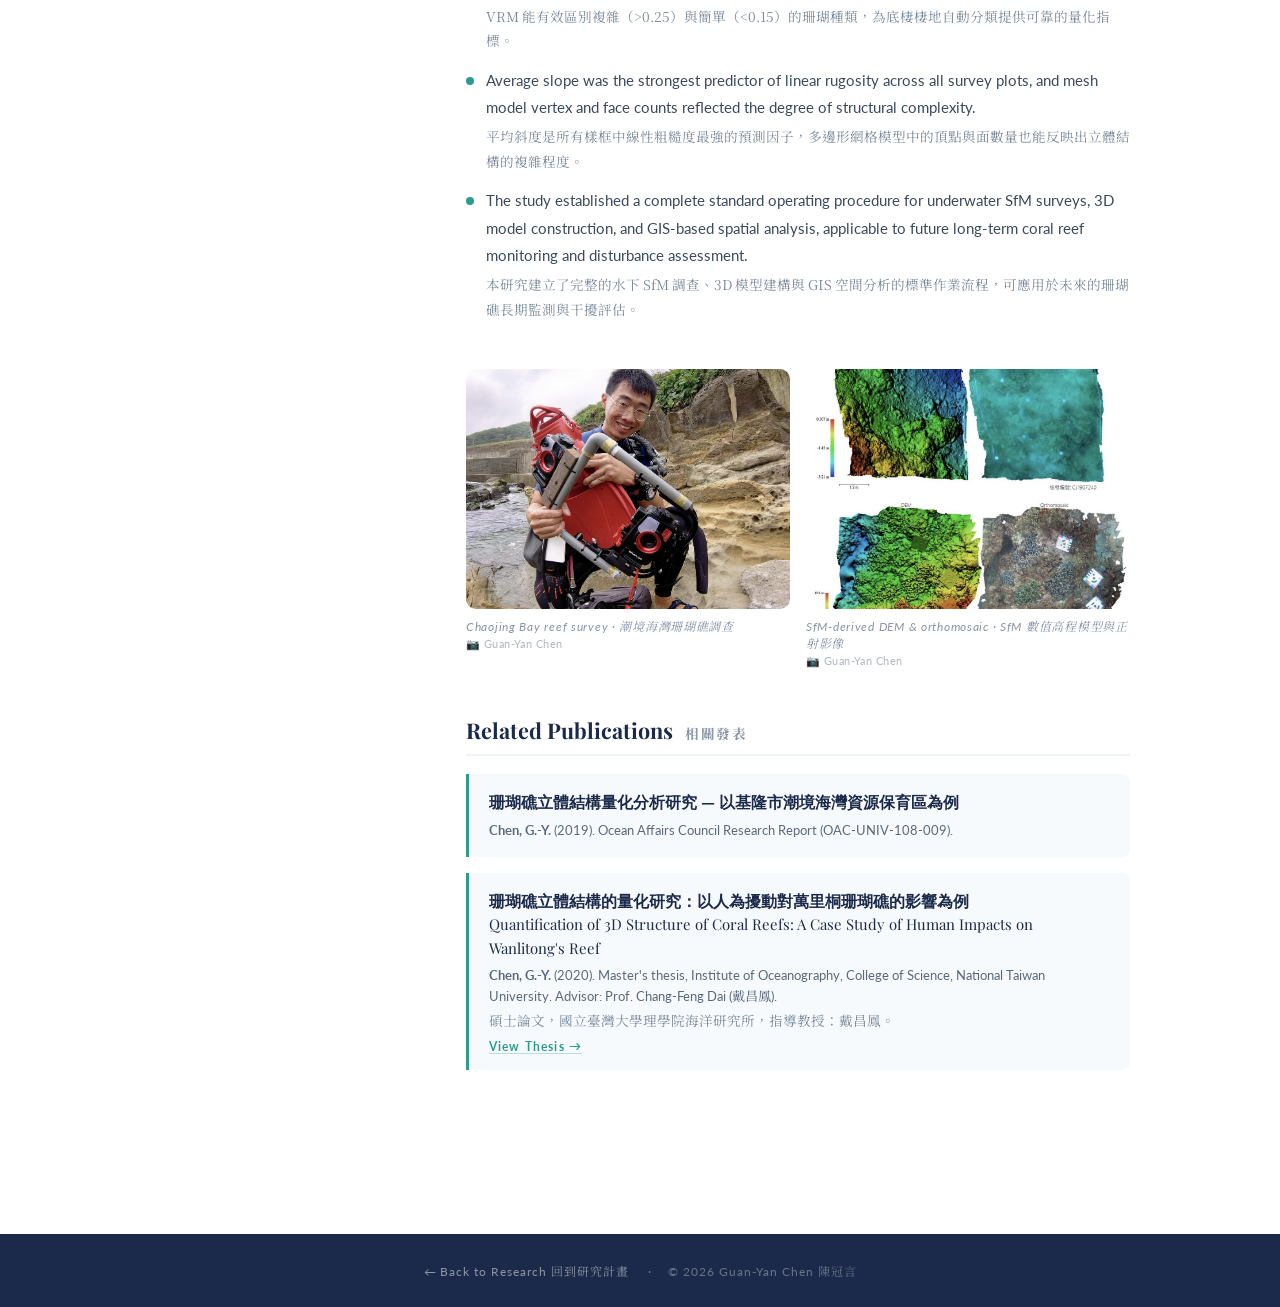
<file: project-coral3d.html>
<!DOCTYPE html>
<html lang="zh-TW">
<head>
  <!-- Google tag (gtag.js) -->
  <script async src="https://www.googletagmanager.com/gtag/js?id=G-CVTZFCVZEM"></script>
  <script>
    window.dataLayer = window.dataLayer || [];
    function gtag(){dataLayer.push(arguments);}
    gtag('js', new Date());
    gtag('config', 'G-CVTZFCVZEM');
  </script>
  <meta charset="UTF-8" /><meta name="viewport" content="width=device-width, initial-scale=1.0" />
  <link rel="icon" type="image/x-icon" href="favicon.ico" />
  <link rel="icon" type="image/png" sizes="32x32" href="favicon-32x32.png" />
  <link rel="icon" type="image/png" sizes="16x16" href="favicon-16x16.png" />
  <link rel="apple-touch-icon" sizes="180x180" href="apple-touch-icon.png" />
  <link rel="manifest" href="site.webmanifest" />
  <title>Pioneering SfM Photogrammetry for Coral Reef 3D Structural Quantification in Taiwan — Guan-Yan Chen 陳冠言</title>
  <meta name="description" content="One of the first studies in Taiwan to apply Structure-from-Motion photogrammetry to coral reef surveys, quantifying 3D reef structure at Chaojing Bay, Keelung with millimetre-resolution DEMs." />
  <meta name="author" content="Guan-Yan Chen" />
  <link rel="canonical" href="https://keelungchen.github.io/website/project-coral3d.html" />
  <meta property="og:type" content="article" />
  <meta property="og:site_name" content="Guan-Yan Chen 陳冠言" />
  <meta property="og:title" content="Pioneering SfM Photogrammetry for Coral Reef 3D Structural Quantification in Taiwan" />
  <meta property="og:description" content="Applying SfM photogrammetry and GIS to quantify coral reef 3D structure at Chaojing Bay, Keelung, Taiwan. Millimetre-resolution DEMs for benthic habitat characterisation." />
  <meta property="og:url" content="https://keelungchen.github.io/website/project-coral3d.html" />
  <meta property="og:image" content="https://keelungchen.github.io/website/images/project-coral3d_chaojing-reef.jpg" />
  <meta name="twitter:card" content="summary_large_image" />
  <meta name="twitter:title" content="Pioneering SfM Photogrammetry for Coral Reef 3D Structural Quantification in Taiwan" />
  <meta name="twitter:description" content="Applying SfM photogrammetry and GIS to quantify coral reef 3D structure at Chaojing Bay, Keelung, Taiwan. Millimetre-resolution DEMs for benthic habitat characterisation." />
  <meta name="twitter:image" content="https://keelungchen.github.io/website/images/project-coral3d_chaojing-reef.jpg" />
  <link rel="preconnect" href="https://fonts.googleapis.com" />
  <link href="https://fonts.googleapis.com/css2?family=Playfair+Display:ital,wght@0,400;0,700;1,400&family=Lato:wght@300;400;700&family=Noto+Serif+TC:wght@400;700&display=swap" rel="stylesheet" />
  <link rel="stylesheet" href="project-style.css" />
</head>
<body>
<nav id="navbar">
  <div class="nav-left">
    <a href="index.html#about" class="nav-link"><span>About</span><span class="zh">關於</span></a>
    <a href="research.html" class="nav-link active"><span>Research</span><span class="zh">研究</span></a>
    <a href="index.html#publications" class="nav-link"><span>Publications</span><span class="zh">發表</span></a>
  </div>
  <a href="index.html" class="nav-brand"><span class="en">GUAN-YAN CHEN</span><span class="zh">陳冠言</span></a>
  <div class="nav-right">
    <a href="journal.html" class="nav-link"><span>Journal</span><span class="zh">日誌</span></a>
    <a href="index.html#photos" class="nav-link"><span>Photos</span><span class="zh">照片</span></a>
    <a href="index.html#contact" class="nav-link"><span>Contact</span><span class="zh">聯絡</span></a>
  </div>
  <button class="nav-toggle" onclick="document.querySelector('.nav-toggle').classList.toggle('open');document.querySelector('.nav-mobile-menu').classList.toggle('open');" aria-label="Menu">
    <span></span><span></span><span></span>
  </button>
</nav>
<div class="nav-mobile-menu">
  <a href="index.html#about"><span>About</span><span class="zh">關於</span></a>
  <a href="research.html"><span>Research</span><span class="zh">研究</span></a>
  <a href="index.html#publications"><span>Publications</span><span class="zh">發表</span></a>
  <a href="journal.html"><span>Journal</span><span class="zh">日誌</span></a>
  <a href="index.html#photos"><span>Photos</span><span class="zh">照片</span></a>
  <a href="index.html#contact"><span>Contact</span><span class="zh">聯絡</span></a>
</div>

<!-- 🖼️ 圖片 | Hero 背景圖：修改 url('...') 內的圖片網址 -->
<!-- ✏️ 文字 | 計畫標題（英文 h1 + 中文 p）、狀態（ongoing/completed）、年份 -->
<div class="project-hero" style="background-image: url('images/project-coral3d_hero.jpg');">
  <div class="project-hero-overlay"></div>
  <div class="project-hero-content">
    <div class="breadcrumb"><a href="index.html">Home</a> &nbsp;/&nbsp; <a href="research.html">Research</a> &nbsp;/&nbsp; Coral Reef 3D Structure</div>
    <div class="project-theme-badge theme-monitoring">3D Monitoring</div>
    <!-- ✏️ 文字 | 計畫英文標題 -->
    <h1 class="project-hero-title">Pioneering SfM Photogrammetry for Coral Reef 3D Structural Quantification in Taiwan</h1>
    <!-- ✏️ 文字 | 計畫中文標題 -->
    <p class="project-hero-title-zh">珊瑚礁立體結構量化分析研究 — 以基隆市潮境海灣資源保育區為例</p>
    <div class="project-hero-meta">
      <!-- ✏️ 文字 | 狀態：ongoing 或 completed -->
      <span class="status-badge completed">Completed · 已完成</span>
      <!-- ✏️ 文字 | 計畫年份範圍 -->
      <span class="year-badge">2019</span>
    </div>
  </div>
</div>

<div class="project-body">
  <!-- ✏️ 文字 | 側欄資訊：期間、狀態、主題、研究地點、方法，直接修改各 sidebar-value 文字 -->
  <aside class="project-sidebar">
    <div class="sidebar-block"><div class="sidebar-label">Duration 期間</div><div class="sidebar-value">2019.05 – 2019.11</div></div>
    <div class="sidebar-block"><div class="sidebar-label">Status 狀態</div><div class="sidebar-value">Completed 已完成</div></div>
    <div class="sidebar-block"><div class="sidebar-label">Theme 主題</div><div class="sidebar-value">Reef Monitoring &amp; 3D Mapping<br/><span class="zh-small">珊瑚礁監測與三維建模</span></div></div>
    <div class="sidebar-block">
      <div class="sidebar-label">Study Sites 研究地點</div>
      <div class="sidebar-value">Chaojing Bay Marine Conservation Area, Keelung<br/><span class="zh-small">基隆市潮境海灣資源保育區</span></div>
    </div>
    <div class="sidebar-block">
      <div class="sidebar-label">Methods 研究方法</div>
      <ul class="sidebar-list">
        <li>Structure from Motion (SfM) 運動恢復結構</li>
        <li>Agisoft Metashape 三維建模軟體</li>
        <li>ArcGIS spatial analysis 空間參數分析</li>
        <li>DEM &amp; Orthomosaic 數值高程模型與正射影像</li>
        <li>Rugosity, slope, VRM analysis 粗糙度、斜度、VRM 分析</li>
      </ul>
    </div>
    <div class="sidebar-block">
      <div class="sidebar-label">Funding 經費來源</div>
      <div class="sidebar-value">Ocean Affairs Council<br/><span class="zh-small">海洋委員會</span></div>
    </div>
    <a href="research.html" class="back-btn">← All Projects 所有計畫</a>
  </aside>

  <!-- ✏️ 文字 | 主內容各段落：修改 <p> 與 <p class="zh-para"> 的文字 -->
  <main class="project-main">
    <section class="project-section fade-up">
      <h2 class="section-h2"><span class="en">Overview</span><span class="zh">計畫概述</span></h2>
      <p>Coral reefs possess highly complex three-dimensional structures that provide critical ecological functions and support rich biodiversity. However, quantifying this spatial complexity to assess reef functional status remains a major challenge. As one of the <strong>first studies in Taiwan to apply Structure-from-Motion (SfM) photogrammetry to coral reef surveys</strong>, this project built high-resolution 3D models of reefs at the Chaojing Bay Marine Conservation Area in Keelung, northern Taiwan. Combined with GIS-based spatial analyses — including slope, rugosity, and Vector Ruggedness Measure (VRM) — the study produced millimetre-resolution digital elevation models and orthomosaics, enabling quantitative comparisons of reef structure across different benthic features and disturbance conditions.</p>
      <p class="zh-para">珊瑚礁擁有極為複雜的立體結構，提供各種生態功能並造就豐富的生物多樣性，但如何將複雜的立體空間量化以評估珊瑚礁的功能狀態，是一項重要課題。本研究為<strong>台灣最早將 SfM（運動恢復結構）攝影測量技術引入珊瑚礁調查研究的嘗試</strong>，選定台灣北部基隆市的潮境海灣資源保育區為研究地點，建立高解析度的珊瑚礁 3D 模型，並搭配 GIS 軟體進行斜度、粗糙度、VRM 等參數分析，取得毫米級解析度的數值高程模型與正射影像，進行不同底棲特徵與干擾條件的量化比較研究。</p>
    </section>

    <section class="project-section fade-up">
      <h2 class="section-h2"><span class="en">Key Findings</span><span class="zh">主要發現</span></h2>
      <ul class="project-list">
        <li>Branching corals exhibited the highest surface rugosity (6.39) and VRM (0.368), while encrusting corals had the lowest rugosity (1.83), demonstrating that SfM-derived spatial metrics can clearly differentiate coral morphotypes.<br/><span class="zh-inline">分支形珊瑚具有最高的表面粗糙度（6.39）與 VRM（0.368），表覆形珊瑚的粗糙度最低（1.83），顯示 SfM 衍生的空間指標能有效區分不同珊瑚型態。</span></li>
        <li>VRM effectively distinguished complex (&gt;0.25) from simple (&lt;0.15) coral types, providing a robust metric for automated benthic habitat classification.<br/><span class="zh-inline">VRM 能有效區別複雜（&gt;0.25）與簡單（&lt;0.15）的珊瑚種類，為底棲棲地自動分類提供可靠的量化指標。</span></li>
        <li>Average slope was the strongest predictor of linear rugosity across all survey plots, and mesh model vertex and face counts reflected the degree of structural complexity.<br/><span class="zh-inline">平均斜度是所有樣框中線性粗糙度最強的預測因子，多邊形網格模型中的頂點與面數量也能反映出立體結構的複雜程度。</span></li>
        <li>The study established a complete standard operating procedure for underwater SfM surveys, 3D model construction, and GIS-based spatial analysis, applicable to future long-term coral reef monitoring and disturbance assessment.<br/><span class="zh-inline">本研究建立了完整的水下 SfM 調查、3D 模型建構與 GIS 空間分析的標準作業流程，可應用於未來的珊瑚礁長期監測與干擾評估。</span></li>
      </ul>
    </section>

    <!-- 🖼️ 圖片 ✏️ 文字 | 計畫照片（並排兩張）：修改 src 換圖、photo-caption 改說明文字 -->
    <div class="project-photo-pair fade-up">
      <div class="photo-item">
        <img src="images/project-coral3d_chaojing-reef.jpg" alt="Chaojing Bay reef survey" loading="lazy"/>
        <p class="photo-caption">Chaojing Bay reef survey · 潮境海灣珊瑚礁調查</p>
      </div>
      <div class="photo-item">
        <img src="images/project-coral3d_sfm-dem.jpg" alt="SfM digital elevation model" loading="lazy"/>
        <p class="photo-caption">SfM-derived DEM &amp; orthomosaic · SfM 數值高程模型與正射影像</p>
      </div>
    </div>

    <section class="project-section fade-up">
      <h2 class="section-h2"><span class="en">Related Publications</span><span class="zh">相關發表</span></h2>
      <!-- ✏️ 文字 🔗 連結 | 相關發表：修改 pub-title、pub-meta 引用格式、pub-doi 的 href -->
      <!-- ➕ 新增 | 複製下方 <div class="related-pub"> 區塊新增發表 -->
      <div class="related-pub">
        <div class="pub-title">珊瑚礁立體結構量化分析研究 — 以基隆市潮境海灣資源保育區為例</div>
        <div class="pub-meta"><strong>Chen, G.-Y.</strong> (2019). Ocean Affairs Council Research Report (OAC-UNIV-108-009).</div>
      </div>
      <div class="related-pub">
        <div class="pub-title">珊瑚礁立體結構的量化研究：以人為擾動對萬里桐珊瑚礁的影響為例<br/><span style="font-weight:400;font-size:0.95em;">Quantification of 3D Structure of Coral Reefs: A Case Study of Human Impacts on Wanlitong's Reef</span></div>
        <div class="pub-meta"><strong>Chen, G.-Y.</strong> (2020). Master's thesis, Institute of Oceanography, College of Science, National Taiwan University. Advisor: Prof. Chang-Feng Dai (戴昌鳳).<br/><span class="zh-inline">碩士論文，國立臺灣大學理學院海洋研究所，指導教授：戴昌鳳。</span></div>
        <a href="https://www.airitilibrary.com/Article/Detail/U0001-2207202020500500" target="_blank" class="pub-doi">View Thesis →</a>
      </div>
    </section>
  </main>
</div>

<footer>
  <span><a href="research.html">← Back to Research 回到研究計畫</a></span>
  <span>·</span><span>© 2026 Guan-Yan Chen 陳冠言</span>
</footer>
<script>
  window.addEventListener('scroll', () => { document.getElementById('navbar').classList.toggle('scrolled', window.scrollY > 50); });
  const obs = new IntersectionObserver((e) => { e.forEach((en,i) => { if(en.isIntersecting){ setTimeout(()=>en.target.classList.add('visible'),i*100); obs.unobserve(en.target); } }); }, {threshold:0.1});
  document.querySelectorAll('.fade-up').forEach(el => obs.observe(el));
</script>

<!-- Photo Registry: 自動套用拍攝者資訊 -->
<script src="photo-registry.js"></script>
<script>document.addEventListener('DOMContentLoaded', applyProjectCaptions);</script>

<!-- Image Fallback: 若本地 images/ 圖片不存在，自動顯示 Unsplash 範例圖 -->
<script>
(function imgFallbackBg() {
  function checkBg(localSrc, fallbackSrc, cssSelector) {
    var probe = new Image();
    probe.onerror = function () {
      document.querySelectorAll(cssSelector).forEach(function (el) {
        el.style.backgroundImage = "url('" + fallbackSrc + "')";
      });
    };
    probe.src = localSrc;
  }
  document.addEventListener('DOMContentLoaded', function () {
    checkBg('images/project-coral3d_hero.jpg', 'https://images.unsplash.com/photo-1559827260-dc66d52bef19?w=1800&q=85&auto=format&fit=crop', '.project-hero');
  });
})();
</script>
</body>
</html>
</file>
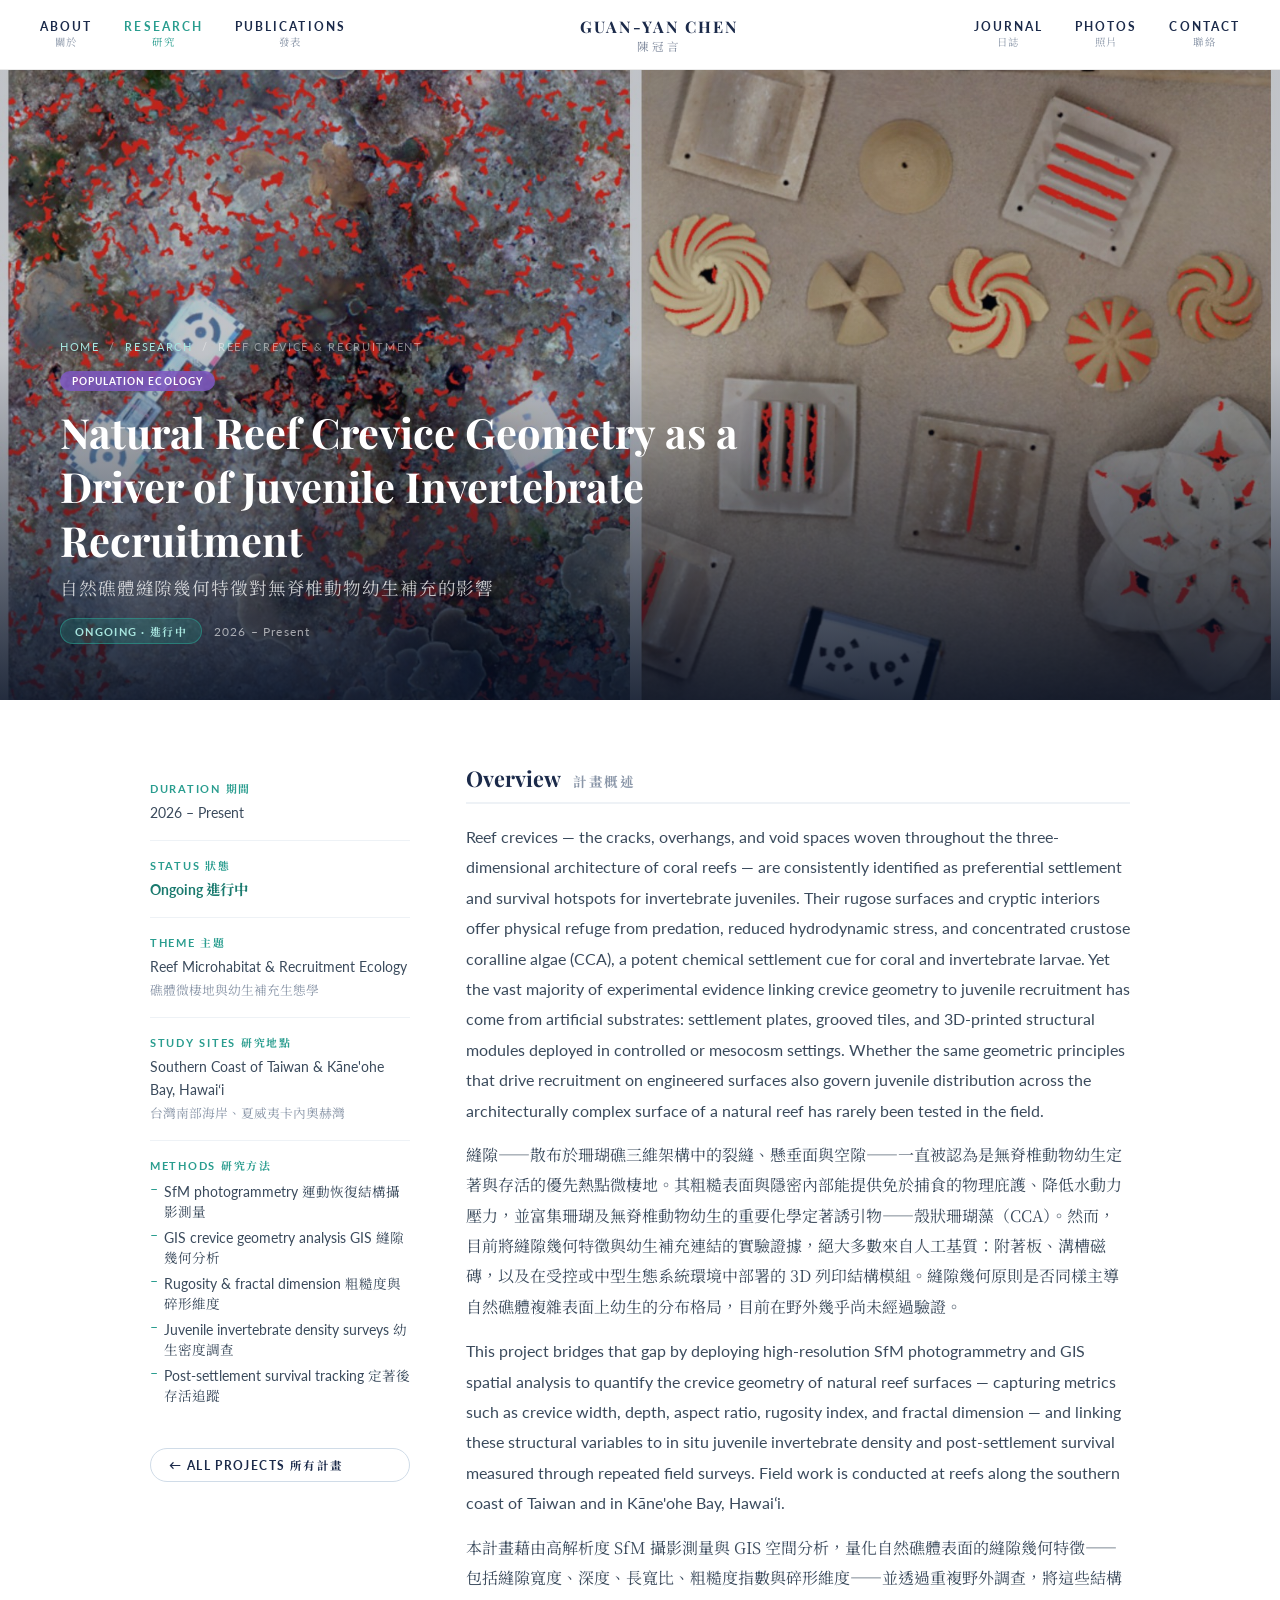
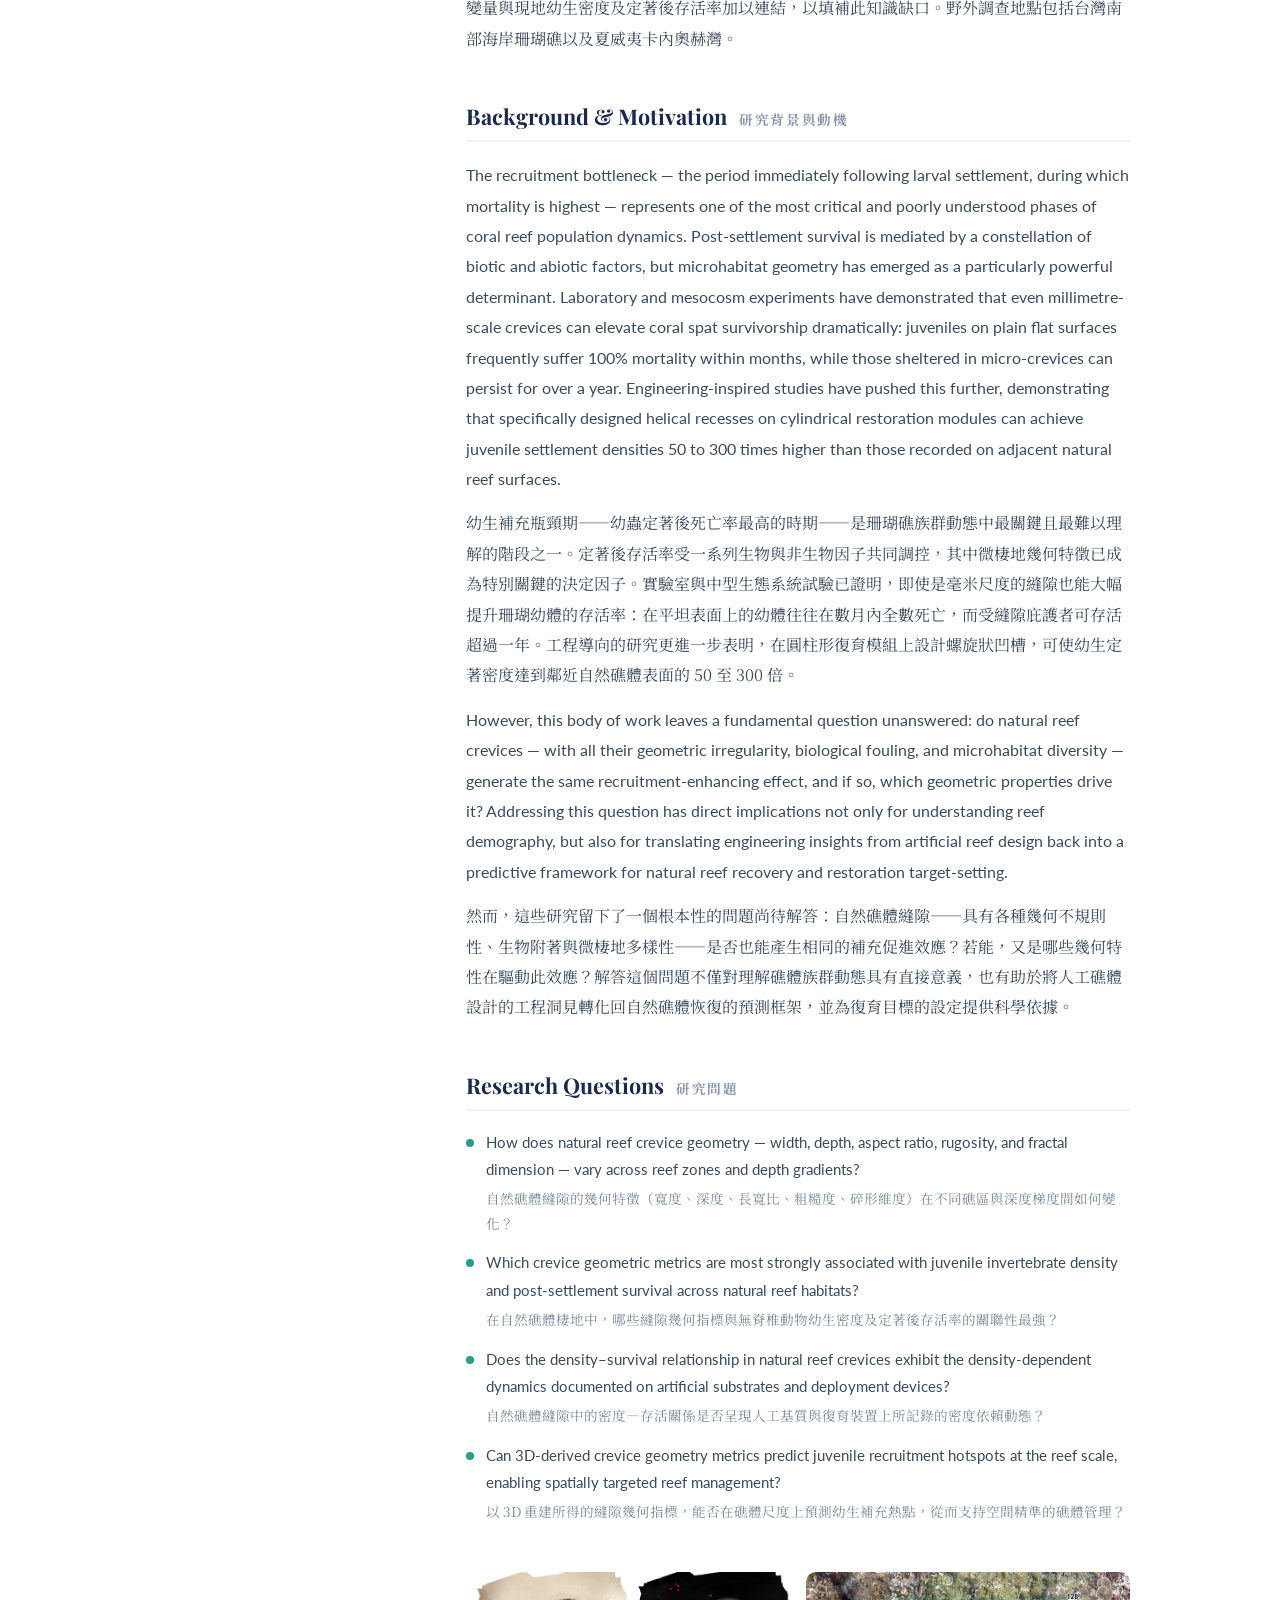
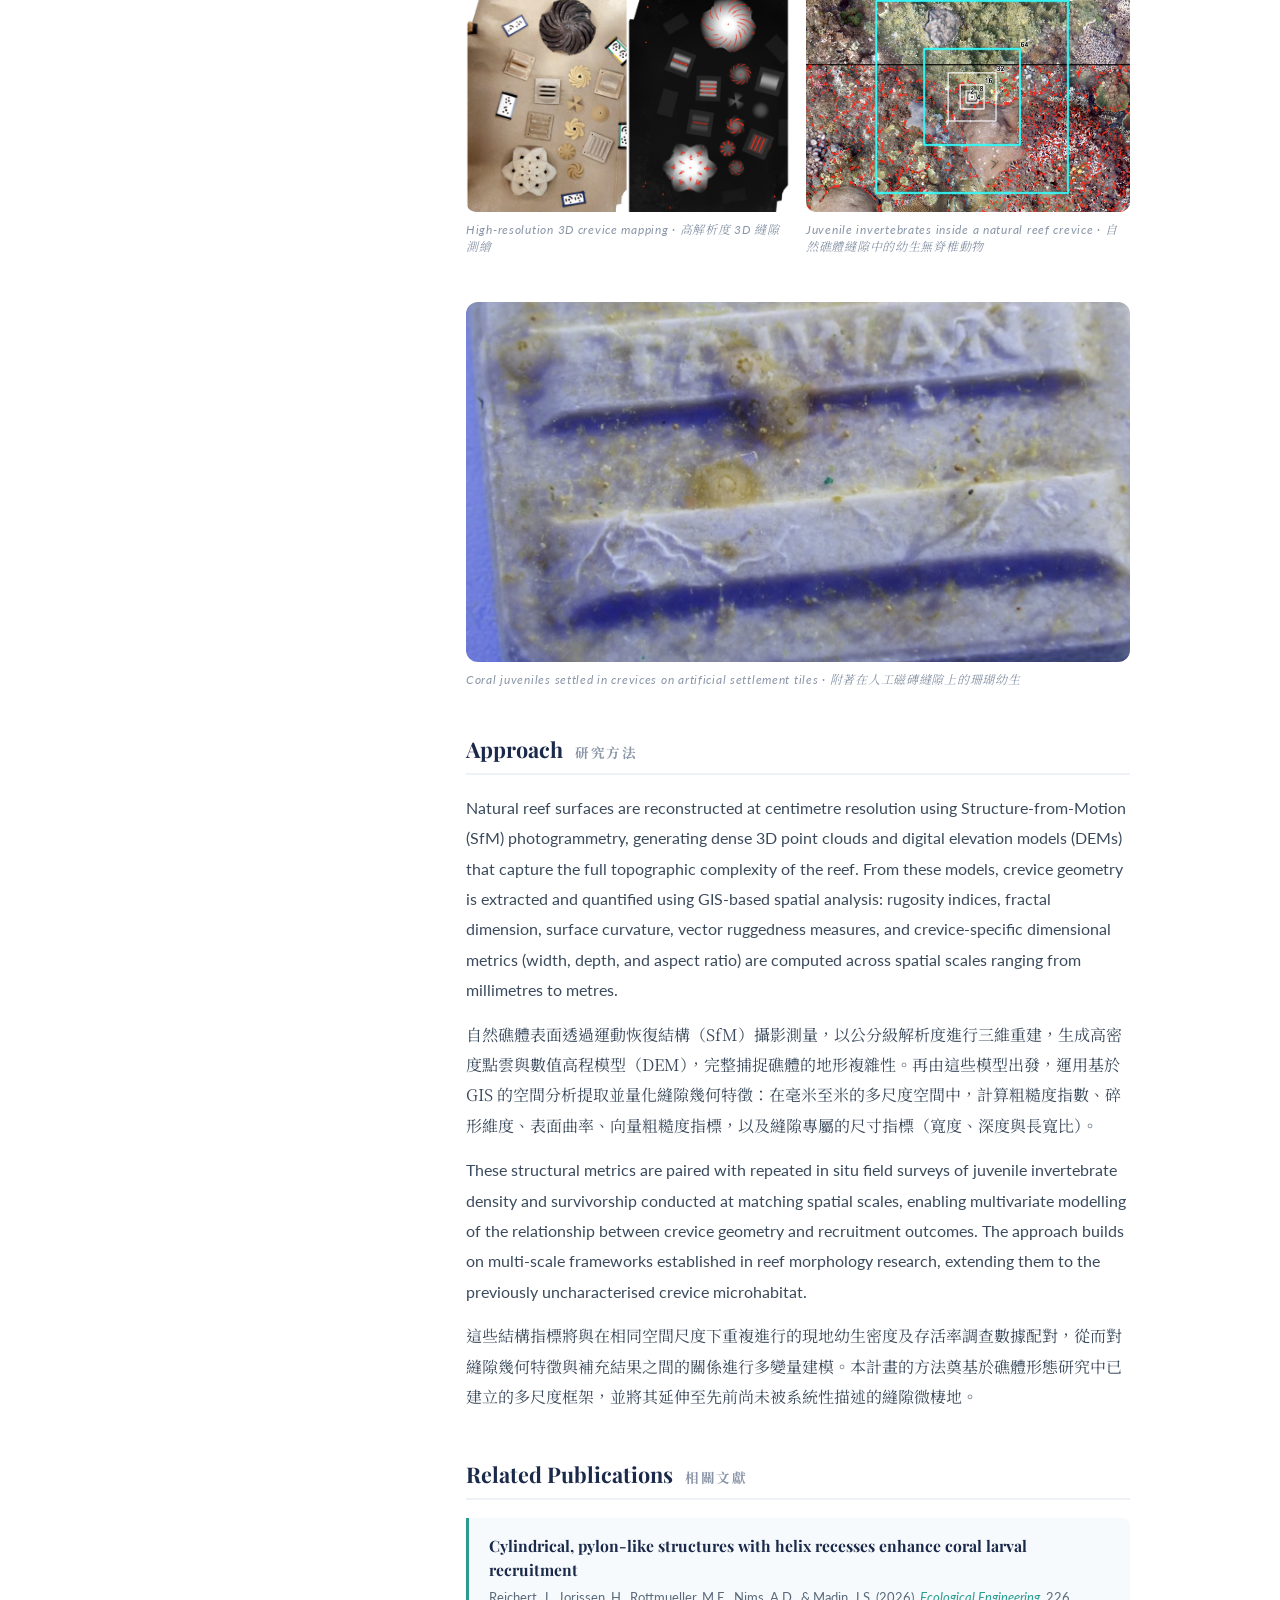
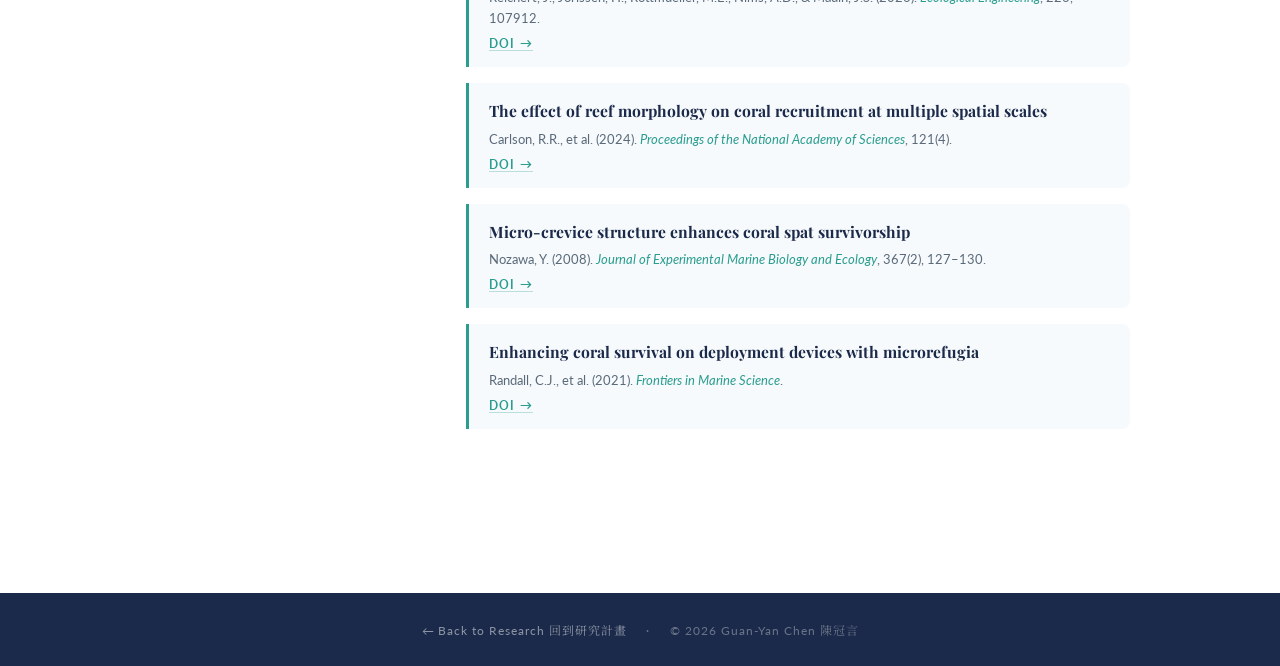
<file: project-crevice.html>
<!DOCTYPE html>
<html lang="zh-TW">
<head>
  <!-- Google tag (gtag.js) -->
  <script async src="https://www.googletagmanager.com/gtag/js?id=G-CVTZFCVZEM"></script>
  <script>
    window.dataLayer = window.dataLayer || [];
    function gtag(){dataLayer.push(arguments);}
    gtag('js', new Date());
    gtag('config', 'G-CVTZFCVZEM');
  </script>
  <meta charset="UTF-8" />
  <meta name="viewport" content="width=device-width, initial-scale=1.0" />
  <link rel="icon" type="image/x-icon" href="favicon.ico" />
  <link rel="icon" type="image/png" sizes="32x32" href="favicon-32x32.png" />
  <link rel="icon" type="image/png" sizes="16x16" href="favicon-16x16.png" />
  <link rel="apple-touch-icon" sizes="180x180" href="apple-touch-icon.png" />
  <link rel="manifest" href="site.webmanifest" />
  <title>Natural Reef Crevice Geometry and Juvenile Invertebrate Recruitment — Guan-Yan Chen</title>
  <meta name="description" content="Research applying SfM photogrammetry and GIS to quantify natural reef crevice geometry — width, depth, rugosity, fractal dimension — and linking structural metrics to juvenile invertebrate density and post-settlement survival in Taiwan and Hawaiʻi." />
  <meta name="author" content="Guan-Yan Chen" />
  <link rel="canonical" href="https://keelungchen.github.io/website/project-crevice.html" />
  <meta property="og:type" content="article" />
  <meta property="og:site_name" content="Guan-Yan Chen 陳冠言" />
  <meta property="og:title" content="Natural Reef Crevice Geometry as a Driver of Juvenile Invertebrate Recruitment" />
  <meta property="og:description" content="Applying SfM photogrammetry and GIS to quantify natural reef crevice geometry and link structural metrics to juvenile invertebrate density and post-settlement survival in Taiwan and Hawaiʻi." />
  <meta property="og:url" content="https://keelungchen.github.io/website/project-crevice.html" />
  <meta property="og:image" content="https://keelungchen.github.io/website/images/project-crevice_hero.jpg" />
  <meta name="twitter:card" content="summary_large_image" />
  <meta name="twitter:title" content="Natural Reef Crevice Geometry as a Driver of Juvenile Invertebrate Recruitment" />
  <meta name="twitter:description" content="Applying SfM photogrammetry and GIS to quantify natural reef crevice geometry and link structural metrics to juvenile invertebrate density and post-settlement survival in Taiwan and Hawaiʻi." />
  <meta name="twitter:image" content="https://keelungchen.github.io/website/images/project-crevice_hero.jpg" />
  <link rel="preconnect" href="https://fonts.googleapis.com" />
  <link href="https://fonts.googleapis.com/css2?family=Playfair+Display:ital,wght@0,400;0,700;1,400&family=Lato:wght@300;400;700&family=Noto+Serif+TC:wght@400;700&display=swap" rel="stylesheet" />
  <link rel="stylesheet" href="project-style.css" />
</head>
<body>
<nav id="navbar">
  <div class="nav-left">
    <a href="index.html#about" class="nav-link"><span>About</span><span class="zh">關於</span></a>
    <a href="research.html" class="nav-link active"><span>Research</span><span class="zh">研究</span></a>
    <a href="index.html#publications" class="nav-link"><span>Publications</span><span class="zh">發表</span></a>
  </div>
  <a href="index.html" class="nav-brand"><span class="en">GUAN-YAN CHEN</span><span class="zh">陳冠言</span></a>
  <div class="nav-right">
    <a href="journal.html" class="nav-link"><span>Journal</span><span class="zh">日誌</span></a>
    <a href="index.html#photos" class="nav-link"><span>Photos</span><span class="zh">照片</span></a>
    <a href="index.html#contact" class="nav-link"><span>Contact</span><span class="zh">聯絡</span></a>
  </div>
  <button class="nav-toggle" onclick="document.querySelector('.nav-toggle').classList.toggle('open');document.querySelector('.nav-mobile-menu').classList.toggle('open');" aria-label="Menu">
    <span></span><span></span><span></span>
  </button>
</nav>
<div class="nav-mobile-menu">
  <a href="index.html#about"><span>About</span><span class="zh">關於</span></a>
  <a href="research.html"><span>Research</span><span class="zh">研究</span></a>
  <a href="index.html#publications"><span>Publications</span><span class="zh">發表</span></a>
  <a href="journal.html"><span>Journal</span><span class="zh">日誌</span></a>
  <a href="index.html#photos"><span>Photos</span><span class="zh">照片</span></a>
  <a href="index.html#contact"><span>Contact</span><span class="zh">聯絡</span></a>
</div>

<!-- 🖼️ 圖片 | Hero 背景圖：修改 url('...') 內的圖片路徑 -->
<div class="project-hero" style="background-image: url('images/project-crevice_hero.jpg');">
  <div class="project-hero-overlay"></div>
  <div class="project-hero-content">
    <div class="breadcrumb"><a href="index.html">Home</a> &nbsp;/&nbsp; <a href="research.html">Research</a> &nbsp;/&nbsp; Reef Crevice &amp; Recruitment</div>
    <div class="project-theme-badge theme-population-ecology">Population Ecology</div>
    <h1 class="project-hero-title">Natural Reef Crevice Geometry as a Driver of Juvenile Invertebrate Recruitment</h1>
    <p class="project-hero-title-zh">自然礁體縫隙幾何特徵對無脊椎動物幼生補充的影響</p>
    <div class="project-hero-meta">
      <span class="status-badge ongoing">Ongoing · 進行中</span>
      <span class="year-badge">2026 – Present</span>
    </div>
  </div>
</div>

<div class="project-body">
  <aside class="project-sidebar">
    <div class="sidebar-block">
      <div class="sidebar-label">Duration 期間</div>
      <div class="sidebar-value">2026 – Present</div>
    </div>
    <div class="sidebar-block">
      <div class="sidebar-label">Status 狀態</div>
      <div class="sidebar-value ongoing-text">Ongoing 進行中</div>
    </div>
    <div class="sidebar-block">
      <div class="sidebar-label">Theme 主題</div>
      <div class="sidebar-value">Reef Microhabitat &amp; Recruitment Ecology<br/><span class="zh-small">礁體微棲地與幼生補充生態學</span></div>
    </div>
    <div class="sidebar-block">
      <div class="sidebar-label">Study Sites 研究地點</div>
      <div class="sidebar-value">Southern Coast of Taiwan &amp; Kāne'ohe Bay, Hawaiʻi<br/><span class="zh-small">台灣南部海岸、夏威夷卡內奧赫灣</span></div>
    </div>
    <div class="sidebar-block">
      <div class="sidebar-label">Methods 研究方法</div>
      <ul class="sidebar-list">
        <li>SfM photogrammetry 運動恢復結構攝影測量</li>
        <li>GIS crevice geometry analysis GIS 縫隙幾何分析</li>
        <li>Rugosity &amp; fractal dimension 粗糙度與碎形維度</li>
        <li>Juvenile invertebrate density surveys 幼生密度調查</li>
        <li>Post-settlement survival tracking 定著後存活追蹤</li>
      </ul>
    </div>
    <a href="research.html" class="back-btn">← All Projects 所有計畫</a>
  </aside>

  <main class="project-main">
    <section class="project-section fade-up">
      <h2 class="section-h2"><span class="en">Overview</span><span class="zh">計畫概述</span></h2>
      <p>Reef crevices — the cracks, overhangs, and void spaces woven throughout the three-dimensional architecture of coral reefs — are consistently identified as preferential settlement and survival hotspots for invertebrate juveniles. Their rugose surfaces and cryptic interiors offer physical refuge from predation, reduced hydrodynamic stress, and concentrated crustose coralline algae (CCA), a potent chemical settlement cue for coral and invertebrate larvae. Yet the vast majority of experimental evidence linking crevice geometry to juvenile recruitment has come from artificial substrates: settlement plates, grooved tiles, and 3D-printed structural modules deployed in controlled or mesocosm settings. Whether the same geometric principles that drive recruitment on engineered surfaces also govern juvenile distribution across the architecturally complex surface of a natural reef has rarely been tested in the field.</p>
      <p class="zh-para">縫隙——散布於珊瑚礁三維架構中的裂縫、懸垂面與空隙——一直被認為是無脊椎動物幼生定著與存活的優先熱點微棲地。其粗糙表面與隱密內部能提供免於捕食的物理庇護、降低水動力壓力，並富集珊瑚及無脊椎動物幼生的重要化學定著誘引物——殼狀珊瑚藻（CCA）。然而，目前將縫隙幾何特徵與幼生補充連結的實驗證據，絕大多數來自人工基質：附著板、溝槽磁磚，以及在受控或中型生態系統環境中部署的 3D 列印結構模組。縫隙幾何原則是否同樣主導自然礁體複雜表面上幼生的分布格局，目前在野外幾乎尚未經過驗證。</p>
      <p>This project bridges that gap by deploying high-resolution SfM photogrammetry and GIS spatial analysis to quantify the crevice geometry of natural reef surfaces — capturing metrics such as crevice width, depth, aspect ratio, rugosity index, and fractal dimension — and linking these structural variables to in situ juvenile invertebrate density and post-settlement survival measured through repeated field surveys. Field work is conducted at reefs along the southern coast of Taiwan and in Kāne'ohe Bay, Hawaiʻi.</p>
      <p class="zh-para">本計畫藉由高解析度 SfM 攝影測量與 GIS 空間分析，量化自然礁體表面的縫隙幾何特徵——包括縫隙寬度、深度、長寬比、粗糙度指數與碎形維度——並透過重複野外調查，將這些結構變量與現地幼生密度及定著後存活率加以連結，以填補此知識缺口。野外調查地點包括台灣南部海岸珊瑚礁以及夏威夷卡內奧赫灣。</p>
    </section>

    <section class="project-section fade-up">
      <h2 class="section-h2"><span class="en">Background &amp; Motivation</span><span class="zh">研究背景與動機</span></h2>
      <p>The recruitment bottleneck — the period immediately following larval settlement, during which mortality is highest — represents one of the most critical and poorly understood phases of coral reef population dynamics. Post-settlement survival is mediated by a constellation of biotic and abiotic factors, but microhabitat geometry has emerged as a particularly powerful determinant. Laboratory and mesocosm experiments have demonstrated that even millimetre-scale crevices can elevate coral spat survivorship dramatically: juveniles on plain flat surfaces frequently suffer 100% mortality within months, while those sheltered in micro-crevices can persist for over a year. Engineering-inspired studies have pushed this further, demonstrating that specifically designed helical recesses on cylindrical restoration modules can achieve juvenile settlement densities 50 to 300 times higher than those recorded on adjacent natural reef surfaces.</p>
      <p class="zh-para">幼生補充瓶頸期——幼蟲定著後死亡率最高的時期——是珊瑚礁族群動態中最關鍵且最難以理解的階段之一。定著後存活率受一系列生物與非生物因子共同調控，其中微棲地幾何特徵已成為特別關鍵的決定因子。實驗室與中型生態系統試驗已證明，即使是毫米尺度的縫隙也能大幅提升珊瑚幼體的存活率：在平坦表面上的幼體往往在數月內全數死亡，而受縫隙庇護者可存活超過一年。工程導向的研究更進一步表明，在圓柱形復育模組上設計螺旋狀凹槽，可使幼生定著密度達到鄰近自然礁體表面的 50 至 300 倍。</p>
      <p>However, this body of work leaves a fundamental question unanswered: do natural reef crevices — with all their geometric irregularity, biological fouling, and microhabitat diversity — generate the same recruitment-enhancing effect, and if so, which geometric properties drive it? Addressing this question has direct implications not only for understanding reef demography, but also for translating engineering insights from artificial reef design back into a predictive framework for natural reef recovery and restoration target-setting.</p>
      <p class="zh-para">然而，這些研究留下了一個根本性的問題尚待解答：自然礁體縫隙——具有各種幾何不規則性、生物附著與微棲地多樣性——是否也能產生相同的補充促進效應？若能，又是哪些幾何特性在驅動此效應？解答這個問題不僅對理解礁體族群動態具有直接意義，也有助於將人工礁體設計的工程洞見轉化回自然礁體恢復的預測框架，並為復育目標的設定提供科學依據。</p>
    </section>

    <section class="project-section fade-up">
      <h2 class="section-h2"><span class="en">Research Questions</span><span class="zh">研究問題</span></h2>
      <ul class="project-list">
        <li>How does natural reef crevice geometry — width, depth, aspect ratio, rugosity, and fractal dimension — vary across reef zones and depth gradients?<br/><span class="zh-inline">自然礁體縫隙的幾何特徵（寬度、深度、長寬比、粗糙度、碎形維度）在不同礁區與深度梯度間如何變化？</span></li>
        <li>Which crevice geometric metrics are most strongly associated with juvenile invertebrate density and post-settlement survival across natural reef habitats?<br/><span class="zh-inline">在自然礁體棲地中，哪些縫隙幾何指標與無脊椎動物幼生密度及定著後存活率的關聯性最強？</span></li>
        <li>Does the density–survival relationship in natural reef crevices exhibit the density-dependent dynamics documented on artificial substrates and deployment devices?<br/><span class="zh-inline">自然礁體縫隙中的密度—存活關係是否呈現人工基質與復育裝置上所記錄的密度依賴動態？</span></li>
        <li>Can 3D-derived crevice geometry metrics predict juvenile recruitment hotspots at the reef scale, enabling spatially targeted reef management?<br/><span class="zh-inline">以 3D 重建所得的縫隙幾何指標，能否在礁體尺度上預測幼生補充熱點，從而支持空間精準的礁體管理？</span></li>
      </ul>
    </section>

    <!-- 🖼️ 圖片 | 計畫照片（並排兩張）：修改 src 換圖、photo-caption 改說明文字 -->
    <div class="project-photo-pair fade-up">
      <div class="photo-item">
        <img src="images/project-crevice_survey.jpg" alt="3D reef crevice survey" loading="lazy" />
        <p class="photo-caption">High-resolution 3D crevice mapping · 高解析度 3D 縫隙測繪</p>
      </div>
      <div class="photo-item">
        <img src="images/project-crevice_juvenile.jpg" alt="Juvenile invertebrates in reef crevice" loading="lazy" />
        <p class="photo-caption">Juvenile invertebrates inside a natural reef crevice · 自然礁體縫隙中的幼生無脊椎動物</p>
      </div>
    </div>

    <!-- 🖼️ 圖片 | 單張全寬照片：修改 src 換圖、photo-caption 改說明文字 -->
    <div class="project-photo-full fade-up">
      <img src="images/project-crevice_tile-juvenile.jpg" alt="Coral juveniles settled in artificial tile crevices" loading="lazy" />
      <p class="photo-caption">Coral juveniles settled in crevices on artificial settlement tiles · 附著在人工磁磚縫隙上的珊瑚幼生</p>
    </div>

    <section class="project-section fade-up">
      <h2 class="section-h2"><span class="en">Approach</span><span class="zh">研究方法</span></h2>
      <p>Natural reef surfaces are reconstructed at centimetre resolution using Structure-from-Motion (SfM) photogrammetry, generating dense 3D point clouds and digital elevation models (DEMs) that capture the full topographic complexity of the reef. From these models, crevice geometry is extracted and quantified using GIS-based spatial analysis: rugosity indices, fractal dimension, surface curvature, vector ruggedness measures, and crevice-specific dimensional metrics (width, depth, and aspect ratio) are computed across spatial scales ranging from millimetres to metres.</p>
      <p class="zh-para">自然礁體表面透過運動恢復結構（SfM）攝影測量，以公分級解析度進行三維重建，生成高密度點雲與數值高程模型（DEM），完整捕捉礁體的地形複雜性。再由這些模型出發，運用基於 GIS 的空間分析提取並量化縫隙幾何特徵：在毫米至米的多尺度空間中，計算粗糙度指數、碎形維度、表面曲率、向量粗糙度指標，以及縫隙專屬的尺寸指標（寬度、深度與長寬比）。</p>
      <p>These structural metrics are paired with repeated in situ field surveys of juvenile invertebrate density and survivorship conducted at matching spatial scales, enabling multivariate modelling of the relationship between crevice geometry and recruitment outcomes. The approach builds on multi-scale frameworks established in reef morphology research, extending them to the previously uncharacterised crevice microhabitat.</p>
      <p class="zh-para">這些結構指標將與在相同空間尺度下重複進行的現地幼生密度及存活率調查數據配對，從而對縫隙幾何特徵與補充結果之間的關係進行多變量建模。本計畫的方法奠基於礁體形態研究中已建立的多尺度框架，並將其延伸至先前尚未被系統性描述的縫隙微棲地。</p>
    </section>

    <section class="project-section fade-up">
      <h2 class="section-h2"><span class="en">Related Publications</span><span class="zh">相關文獻</span></h2>
      <div class="related-pub">
        <div class="pub-title">Cylindrical, pylon-like structures with helix recesses enhance coral larval recruitment</div>
        <div class="pub-meta">Reichert, J., Jorissen, H., Rottmueller, M.E., Nims, A.D., &amp; Madin, J.S. (2026). <em>Ecological Engineering</em>, 226, 107912.</div>
        <a href="https://doi.org/10.1016/j.ecoleng.2026.107912" target="_blank" class="pub-doi">DOI →</a>
      </div>
      <div class="related-pub">
        <div class="pub-title">The effect of reef morphology on coral recruitment at multiple spatial scales</div>
        <div class="pub-meta">Carlson, R.R., et al. (2024). <em>Proceedings of the National Academy of Sciences</em>, 121(4).</div>
        <a href="https://doi.org/10.1073/pnas.2311661121" target="_blank" class="pub-doi">DOI →</a>
      </div>
      <div class="related-pub">
        <div class="pub-title">Micro-crevice structure enhances coral spat survivorship</div>
        <div class="pub-meta">Nozawa, Y. (2008). <em>Journal of Experimental Marine Biology and Ecology</em>, 367(2), 127–130.</div>
        <a href="https://doi.org/10.1016/j.jembe.2008.09.004" target="_blank" class="pub-doi">DOI →</a>
      </div>
      <div class="related-pub">
        <div class="pub-title">Enhancing coral survival on deployment devices with microrefugia</div>
        <div class="pub-meta">Randall, C.J., et al. (2021). <em>Frontiers in Marine Science</em>.</div>
        <a href="https://doi.org/10.3389/fmars.2021.662263" target="_blank" class="pub-doi">DOI →</a>
      </div>
    </section>
  </main>
</div>

<footer>
  <span><a href="research.html">← Back to Research 回到研究計畫</a></span>
  <span>·</span>
  <span>© 2026 Guan-Yan Chen 陳冠言</span>
</footer>
<script>
  window.addEventListener('scroll', () => { document.getElementById('navbar').classList.toggle('scrolled', window.scrollY > 50); });
  const obs = new IntersectionObserver((entries) => { entries.forEach((e,i) => { if(e.isIntersecting){ setTimeout(()=>e.target.classList.add('visible'), i*100); obs.unobserve(e.target); } }); }, {threshold:0.1});
  document.querySelectorAll('.fade-up').forEach(el => obs.observe(el));
</script>

<!-- Image Fallback -->
<script>
(function imgFallbackBg() {
  function checkBg(localSrc, fallbackSrc, cssSelector) {
    var probe = new Image();
    probe.onerror = function () {
      document.querySelectorAll(cssSelector).forEach(function (el) {
        el.style.backgroundImage = "url('" + fallbackSrc + "')";
      });
    };
    probe.src = localSrc;
  }
  document.addEventListener('DOMContentLoaded', function () {
    checkBg('images/project-crevice_hero.jpg', 'https://images.unsplash.com/photo-1518020382113-a7e8fc38eac9?w=1800&q=85&auto=format&fit=crop', '.project-hero');
  });
})();
</script>

<script src="photo-registry.js"></script>
<script>document.addEventListener('DOMContentLoaded', applyProjectCaptions);</script>
</body>
</html>
</file>
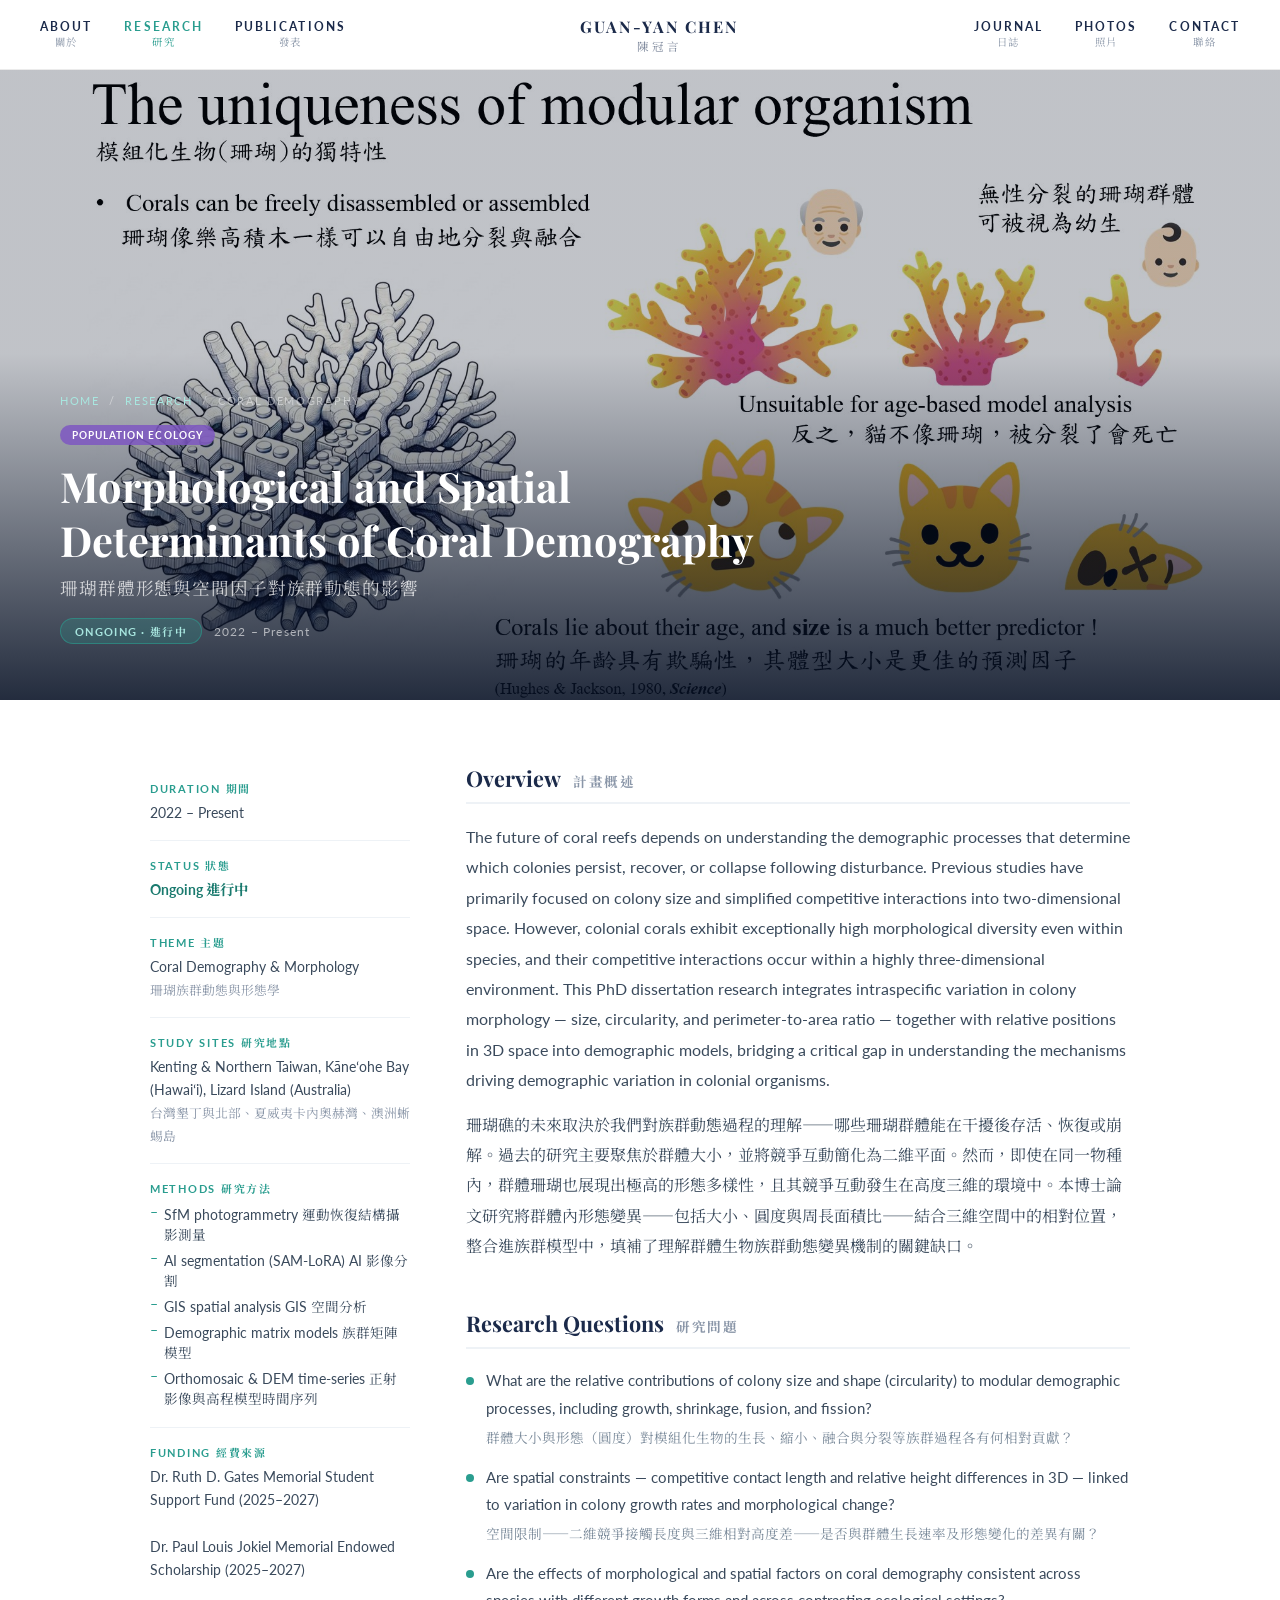
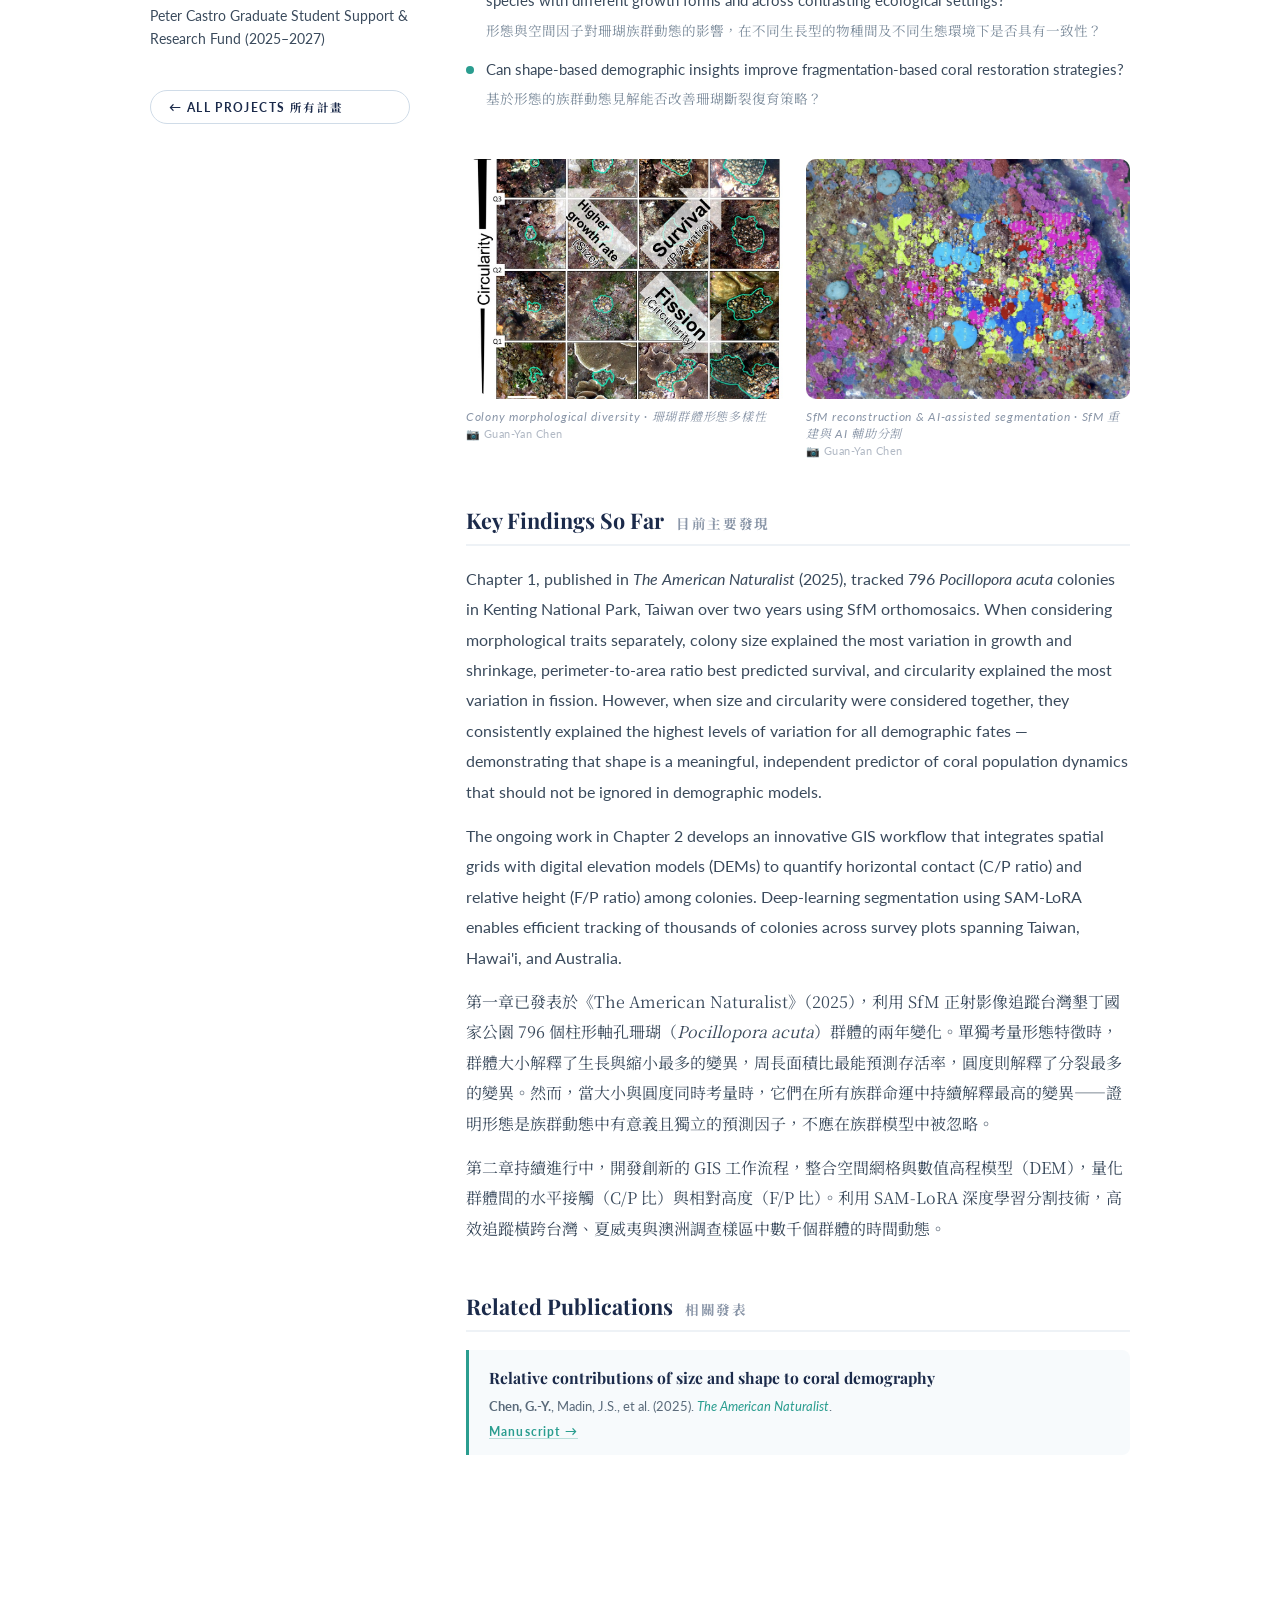
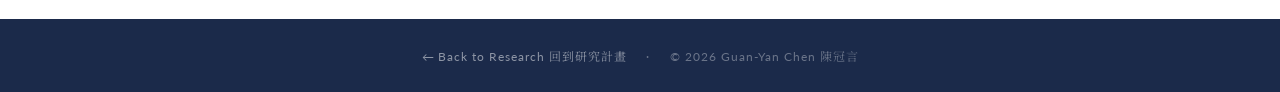
<file: project-demography.html>
<!DOCTYPE html>
<html lang="zh-TW">
<head>
  <!-- Google tag (gtag.js) -->
  <script async src="https://www.googletagmanager.com/gtag/js?id=G-CVTZFCVZEM"></script>
  <script>
    window.dataLayer = window.dataLayer || [];
    function gtag(){dataLayer.push(arguments);}
    gtag('js', new Date());
    gtag('config', 'G-CVTZFCVZEM');
  </script>
  <meta charset="UTF-8" />
  <meta name="viewport" content="width=device-width, initial-scale=1.0" />
  <link rel="icon" type="image/x-icon" href="favicon.ico" />
  <link rel="icon" type="image/png" sizes="32x32" href="favicon-32x32.png" />
  <link rel="icon" type="image/png" sizes="16x16" href="favicon-16x16.png" />
  <link rel="apple-touch-icon" sizes="180x180" href="apple-touch-icon.png" />
  <link rel="manifest" href="site.webmanifest" />
  <title>Morphological and Spatial Determinants of Coral Demography — Guan-Yan Chen</title>
  <meta name="description" content="PhD research integrating coral colony morphology and 3D spatial positioning into demographic models using SfM photogrammetry and AI segmentation, across Taiwan, Hawaiʻi, and Australia." />
  <meta name="author" content="Guan-Yan Chen" />
  <link rel="canonical" href="https://keelungchen.github.io/website/project-demography.html" />
  <meta property="og:type" content="article" />
  <meta property="og:site_name" content="Guan-Yan Chen 陳冠言" />
  <meta property="og:title" content="Morphological and Spatial Determinants of Coral Demography" />
  <meta property="og:description" content="PhD research integrating coral colony morphology and 3D spatial positioning into demographic models using SfM photogrammetry and AI segmentation, across Taiwan, Hawaiʻi, and Australia." />
  <meta property="og:url" content="https://keelungchen.github.io/website/project-demography.html" />
  <meta property="og:image" content="https://keelungchen.github.io/website/images/project-demography_hero.jpg" />
  <meta name="twitter:card" content="summary_large_image" />
  <meta name="twitter:title" content="Morphological and Spatial Determinants of Coral Demography" />
  <meta name="twitter:description" content="PhD research integrating coral colony morphology and 3D spatial positioning into demographic models using SfM photogrammetry and AI segmentation, across Taiwan, Hawaiʻi, and Australia." />
  <meta name="twitter:image" content="https://keelungchen.github.io/website/images/project-demography_hero.jpg" />
  <link rel="preconnect" href="https://fonts.googleapis.com" />
  <link href="https://fonts.googleapis.com/css2?family=Playfair+Display:ital,wght@0,400;0,700;1,400&family=Lato:wght@300;400;700&family=Noto+Serif+TC:wght@400;700&display=swap" rel="stylesheet" />
  <link rel="stylesheet" href="project-style.css" />
</head>
<body>
<nav id="navbar">
  <div class="nav-left">
    <a href="index.html#about" class="nav-link"><span>About</span><span class="zh">關於</span></a>
    <a href="research.html" class="nav-link active"><span>Research</span><span class="zh">研究</span></a>
    <a href="index.html#publications" class="nav-link"><span>Publications</span><span class="zh">發表</span></a>
  </div>
  <a href="index.html" class="nav-brand"><span class="en">GUAN-YAN CHEN</span><span class="zh">陳冠言</span></a>
  <div class="nav-right">
    <a href="journal.html" class="nav-link"><span>Journal</span><span class="zh">日誌</span></a>
    <a href="index.html#photos" class="nav-link"><span>Photos</span><span class="zh">照片</span></a>
    <a href="index.html#contact" class="nav-link"><span>Contact</span><span class="zh">聯絡</span></a>
  </div>
  <button class="nav-toggle" onclick="document.querySelector('.nav-toggle').classList.toggle('open');document.querySelector('.nav-mobile-menu').classList.toggle('open');" aria-label="Menu">
    <span></span><span></span><span></span>
  </button>
</nav>
<div class="nav-mobile-menu">
  <a href="index.html#about"><span>About</span><span class="zh">關於</span></a>
  <a href="research.html"><span>Research</span><span class="zh">研究</span></a>
  <a href="index.html#publications"><span>Publications</span><span class="zh">發表</span></a>
  <a href="journal.html"><span>Journal</span><span class="zh">日誌</span></a>
  <a href="index.html#photos"><span>Photos</span><span class="zh">照片</span></a>
  <a href="index.html#contact"><span>Contact</span><span class="zh">聯絡</span></a>
</div>

<!-- 🖼️ 圖片 | Hero 背景圖：修改 url('...') 內的圖片網址 -->
<!-- ✏️ 文字 | 計畫標題（英文 h1 + 中文 p）、狀態（ongoing/completed）、年份 -->
<div class="project-hero" style="background-image: url('images/project-demography_hero.jpg');">
  <div class="project-hero-overlay"></div>
  <div class="project-hero-content">
    <div class="breadcrumb"><a href="index.html">Home</a> &nbsp;/&nbsp; <a href="research.html">Research</a> &nbsp;/&nbsp; Coral Demography</div>
    <div class="project-theme-badge theme-population-ecology">Population Ecology</div>
    <!-- ✏️ 文字 | 計畫英文標題 -->
    <h1 class="project-hero-title">Morphological and Spatial Determinants of Coral Demography</h1>
    <!-- ✏️ 文字 | 計畫中文標題 -->
    <p class="project-hero-title-zh">珊瑚群體形態與空間因子對族群動態的影響</p>
    <div class="project-hero-meta">
      <!-- ✏️ 文字 | 狀態：ongoing（進行中）或 completed（已完成） -->
      <span class="status-badge ongoing">Ongoing · 進行中</span>
      <!-- ✏️ 文字 | 計畫年份範圍 -->
      <span class="year-badge">2022 – Present</span>
    </div>
  </div>
</div>

<div class="project-body">
  <!-- ✏️ 文字 | 側欄資訊：期間、狀態、主題、研究地點、方法、經費，直接修改各 sidebar-value 文字 -->
  <aside class="project-sidebar">
    <div class="sidebar-block">
      <div class="sidebar-label">Duration 期間</div>
      <div class="sidebar-value">2022 – Present</div>
    </div>
    <div class="sidebar-block">
      <div class="sidebar-label">Status 狀態</div>
      <div class="sidebar-value ongoing-text">Ongoing 進行中</div>
    </div>
    <div class="sidebar-block">
      <div class="sidebar-label">Theme 主題</div>
      <div class="sidebar-value">Coral Demography &amp; Morphology<br/><span class="zh-small">珊瑚族群動態與形態學</span></div>
    </div>
    <div class="sidebar-block">
      <div class="sidebar-label">Study Sites 研究地點</div>
      <div class="sidebar-value">Kenting &amp; Northern Taiwan, K&#257;ne&#699;ohe Bay (Hawai&#699;i), Lizard Island (Australia)<br/><span class="zh-small">台灣墾丁與北部、夏威夷卡內奧赫灣、澳洲蜥蜴島</span></div>
    </div>
    <div class="sidebar-block">
      <div class="sidebar-label">Methods 研究方法</div>
      <ul class="sidebar-list">
        <li>SfM photogrammetry 運動恢復結構攝影測量</li>
        <li>AI segmentation (SAM-LoRA) AI 影像分割</li>
        <li>GIS spatial analysis GIS 空間分析</li>
        <li>Demographic matrix models 族群矩陣模型</li>
        <li>Orthomosaic &amp; DEM time-series 正射影像與高程模型時間序列</li>
      </ul>
    </div>
    <div class="sidebar-block">
      <div class="sidebar-label">Funding 經費來源</div>
      <div class="sidebar-value">
        Dr. Ruth D. Gates Memorial Student Support Fund (2025–2027)<br/>
        <br/>
        Dr. Paul Louis Jokiel Memorial Endowed Scholarship (2025–2027)<br/>
        <br/>
        Peter Castro Graduate Student Support &amp; Research Fund (2025–2027)
      </div>
    </div>
    <a href="research.html" class="back-btn">← All Projects 所有計畫</a>
  </aside>

  <!-- ✏️ 文字 | 主內容各段落：直接修改 <p> 與 <p class="zh-para"> 的文字 -->
  <main class="project-main">
    <section class="project-section fade-up">
      <h2 class="section-h2"><span class="en">Overview</span><span class="zh">計畫概述</span></h2>
      <p>The future of coral reefs depends on understanding the demographic processes that determine which colonies persist, recover, or collapse following disturbance. Previous studies have primarily focused on colony size and simplified competitive interactions into two-dimensional space. However, colonial corals exhibit exceptionally high morphological diversity even within species, and their competitive interactions occur within a highly three-dimensional environment. This PhD dissertation research integrates intraspecific variation in colony morphology — size, circularity, and perimeter-to-area ratio — together with relative positions in 3D space into demographic models, bridging a critical gap in understanding the mechanisms driving demographic variation in colonial organisms.</p>
      <p class="zh-para">珊瑚礁的未來取決於我們對族群動態過程的理解——哪些珊瑚群體能在干擾後存活、恢復或崩解。過去的研究主要聚焦於群體大小，並將競爭互動簡化為二維平面。然而，即使在同一物種內，群體珊瑚也展現出極高的形態多樣性，且其競爭互動發生在高度三維的環境中。本博士論文研究將群體內形態變異——包括大小、圓度與周長面積比——結合三維空間中的相對位置，整合進族群模型中，填補了理解群體生物族群動態變異機制的關鍵缺口。</p>
    </section>

    <section class="project-section fade-up">
      <h2 class="section-h2"><span class="en">Research Questions</span><span class="zh">研究問題</span></h2>
      <ul class="project-list">
        <li>What are the relative contributions of colony size and shape (circularity) to modular demographic processes, including growth, shrinkage, fusion, and fission?<br/><span class="zh-inline">群體大小與形態（圓度）對模組化生物的生長、縮小、融合與分裂等族群過程各有何相對貢獻？</span></li>
        <li>Are spatial constraints — competitive contact length and relative height differences in 3D — linked to variation in colony growth rates and morphological change?<br/><span class="zh-inline">空間限制——二維競爭接觸長度與三維相對高度差——是否與群體生長速率及形態變化的差異有關？</span></li>
        <li>Are the effects of morphological and spatial factors on coral demography consistent across species with different growth forms and across contrasting ecological settings?<br/><span class="zh-inline">形態與空間因子對珊瑚族群動態的影響，在不同生長型的物種間及不同生態環境下是否具有一致性？</span></li>
        <li>Can shape-based demographic insights improve fragmentation-based coral restoration strategies?<br/><span class="zh-inline">基於形態的族群動態見解能否改善珊瑚斷裂復育策略？</span></li>
      </ul>
    </section>

    <!-- 🖼️ 圖片 ✏️ 文字 | 計畫照片（並排兩張）：修改 src 換圖、photo-caption 改說明文字 -->
    <div class="project-photo-pair fade-up">
      <div class="photo-item">
        <img src="images/project-demography_colony-morphology.jpg" alt="Coral colony morphological diversity" loading="lazy" />
        <p class="photo-caption">Colony morphological diversity · 珊瑚群體形態多樣性</p>
      </div>
      <div class="photo-item">
        <img src="images/project-demography_sfm-workflow.jpg" alt="SfM and AI segmentation workflow" loading="lazy" />
        <p class="photo-caption">SfM reconstruction &amp; AI-assisted segmentation · SfM 重建與 AI 輔助分割</p>
      </div>
    </div>

    <section class="project-section fade-up">
      <h2 class="section-h2"><span class="en">Key Findings So Far</span><span class="zh">目前主要發現</span></h2>
      <p>Chapter 1, published in <em>The American Naturalist</em> (2025), tracked 796 <em>Pocillopora acuta</em> colonies in Kenting National Park, Taiwan over two years using SfM orthomosaics. When considering morphological traits separately, colony size explained the most variation in growth and shrinkage, perimeter-to-area ratio best predicted survival, and circularity explained the most variation in fission. However, when size and circularity were considered together, they consistently explained the highest levels of variation for all demographic fates — demonstrating that shape is a meaningful, independent predictor of coral population dynamics that should not be ignored in demographic models.</p>
      <p>The ongoing work in Chapter 2 develops an innovative GIS workflow that integrates spatial grids with digital elevation models (DEMs) to quantify horizontal contact (C/P ratio) and relative height (F/P ratio) among colonies. Deep-learning segmentation using SAM-LoRA enables efficient tracking of thousands of colonies across survey plots spanning Taiwan, Hawai'i, and Australia.</p>
      <p class="zh-para">第一章已發表於《The American Naturalist》（2025），利用 SfM 正射影像追蹤台灣墾丁國家公園 796 個柱形軸孔珊瑚（<em>Pocillopora acuta</em>）群體的兩年變化。單獨考量形態特徵時，群體大小解釋了生長與縮小最多的變異，周長面積比最能預測存活率，圓度則解釋了分裂最多的變異。然而，當大小與圓度同時考量時，它們在所有族群命運中持續解釋最高的變異——證明形態是族群動態中有意義且獨立的預測因子，不應在族群模型中被忽略。</p>
      <p class="zh-para">第二章持續進行中，開發創新的 GIS 工作流程，整合空間網格與數值高程模型（DEM），量化群體間的水平接觸（C/P 比）與相對高度（F/P 比）。利用 SAM-LoRA 深度學習分割技術，高效追蹤橫跨台灣、夏威夷與澳洲調查樣區中數千個群體的時間動態。</p>
    </section>

    <section class="project-section fade-up">
      <h2 class="section-h2"><span class="en">Related Publications</span><span class="zh">相關發表</span></h2>
      <!-- ✏️ 文字 🔗 連結 | 相關發表：修改 pub-title、pub-meta 引用格式、pub-doi 的 href -->
      <!-- ➕ 新增 | 複製下方 <div class="related-pub"> 區塊新增發表 -->
      <div class="related-pub">
        <div class="pub-title">Relative contributions of size and shape to coral demography</div>
        <div class="pub-meta"><strong>Chen, G.-Y.</strong>, Madin, J.S., et al. (2025). <em>The American Naturalist</em>.</div>
        <a href="https://drive.google.com/file/d/1_-6ZyZECfP-zTtknaqIJ1xb9QOdclcey/view" target="_blank" class="pub-doi">Manuscript →</a>
      </div>
    </section>
  </main>
</div>

<footer>
  <span><a href="research.html">← Back to Research 回到研究計畫</a></span>
  <span>·</span>
  <span>© 2026 Guan-Yan Chen 陳冠言</span>
</footer>
<script>
  window.addEventListener('scroll', () => { document.getElementById('navbar').classList.toggle('scrolled', window.scrollY > 50); });
  const obs = new IntersectionObserver((entries) => { entries.forEach((e,i) => { if(e.isIntersecting){ setTimeout(()=>e.target.classList.add('visible'), i*100); obs.unobserve(e.target); } }); }, {threshold:0.1});
  document.querySelectorAll('.fade-up').forEach(el => obs.observe(el));
</script>

<!-- Image Fallback: 若本地 images/ 圖片不存在，自動顯示 Unsplash 範例圖 -->
<!-- Photo Registry: 自動套用拍攝者資訊 -->
<script src="photo-registry.js"></script>
<script>document.addEventListener('DOMContentLoaded', applyProjectCaptions);</script>

<script>
(function imgFallbackBg() {
  function checkBg(localSrc, fallbackSrc, cssSelector) {
    var probe = new Image();
    probe.onerror = function () {
      document.querySelectorAll(cssSelector).forEach(function (el) {
        el.style.backgroundImage = "url('" + fallbackSrc + "')";
      });
    };
    probe.src = localSrc;
  }
  document.addEventListener('DOMContentLoaded', function () {
    checkBg('images/project-demography_hero.jpg', 'https://images.unsplash.com/photo-1643130326512-23f28dda0aee?w=1800&q=85&auto=format&fit=crop', '.project-hero');
  });
})();
</script>
</body>
</html>
</file>
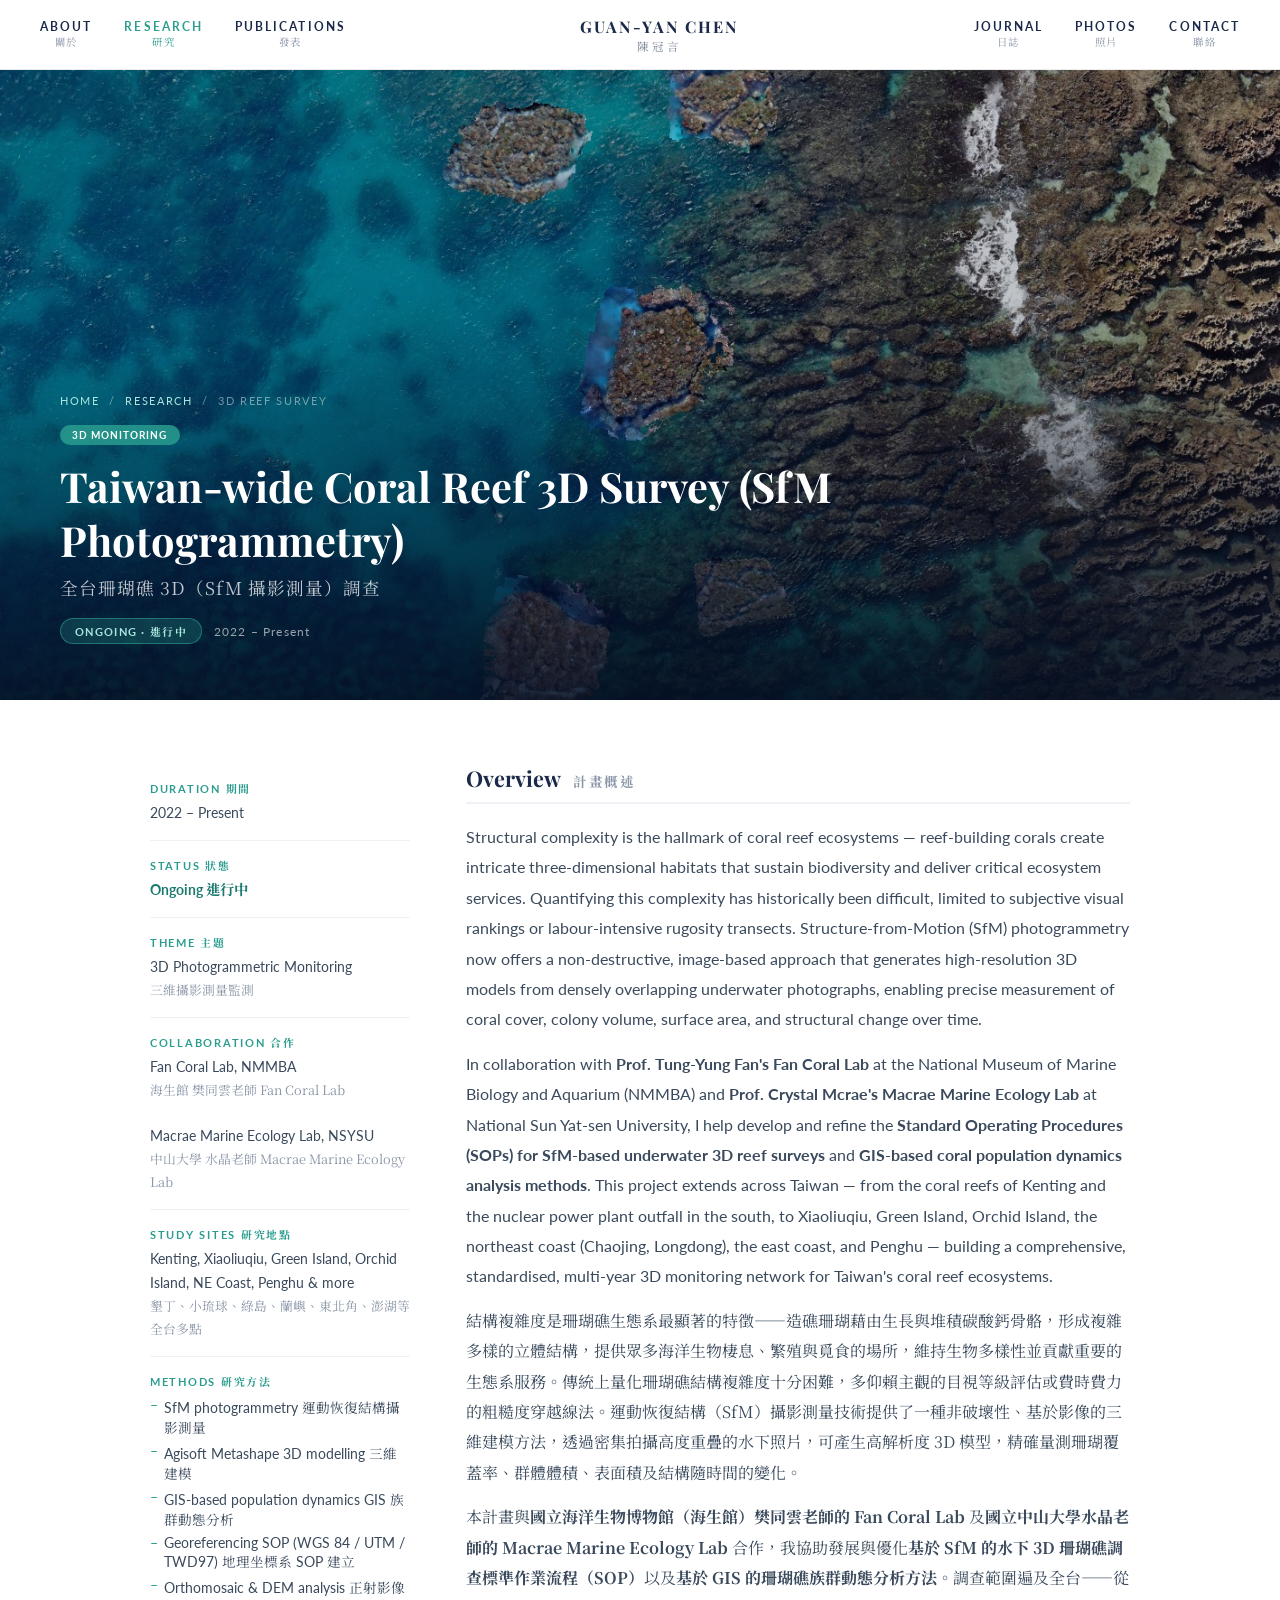
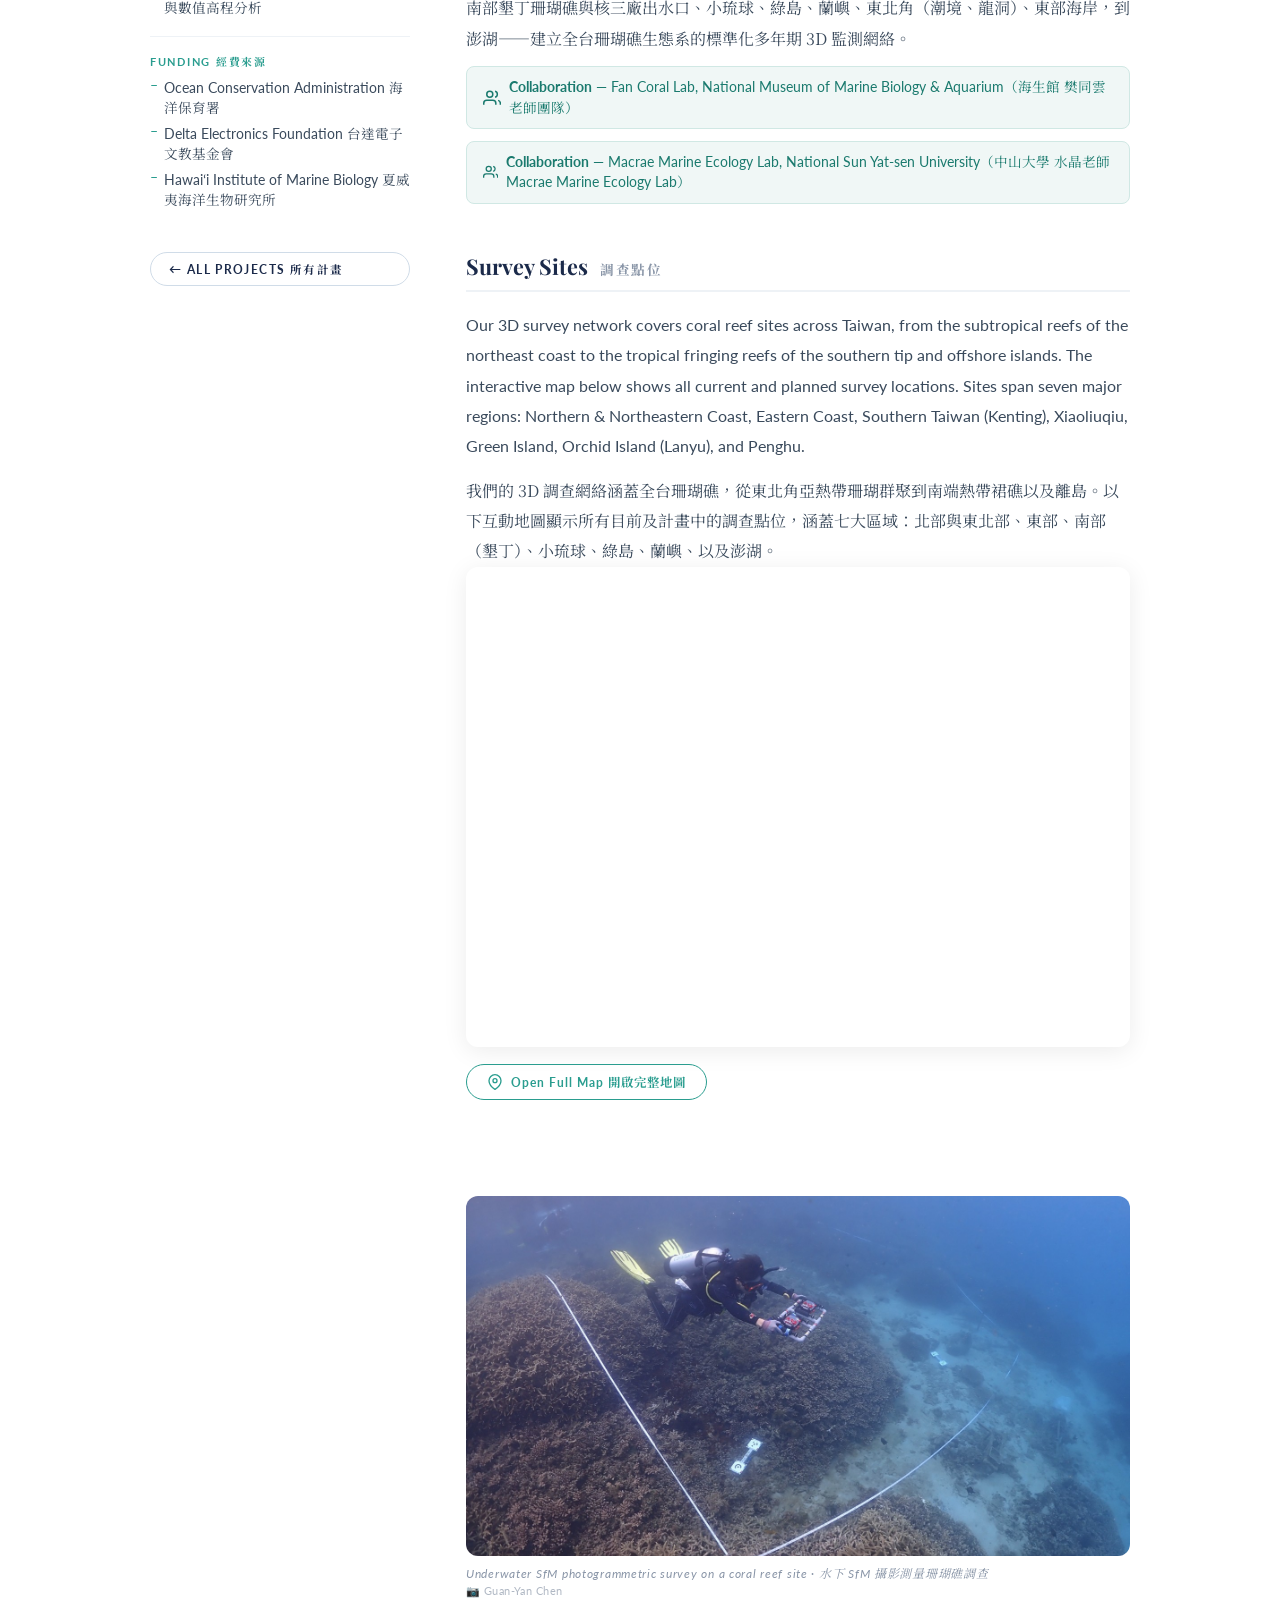
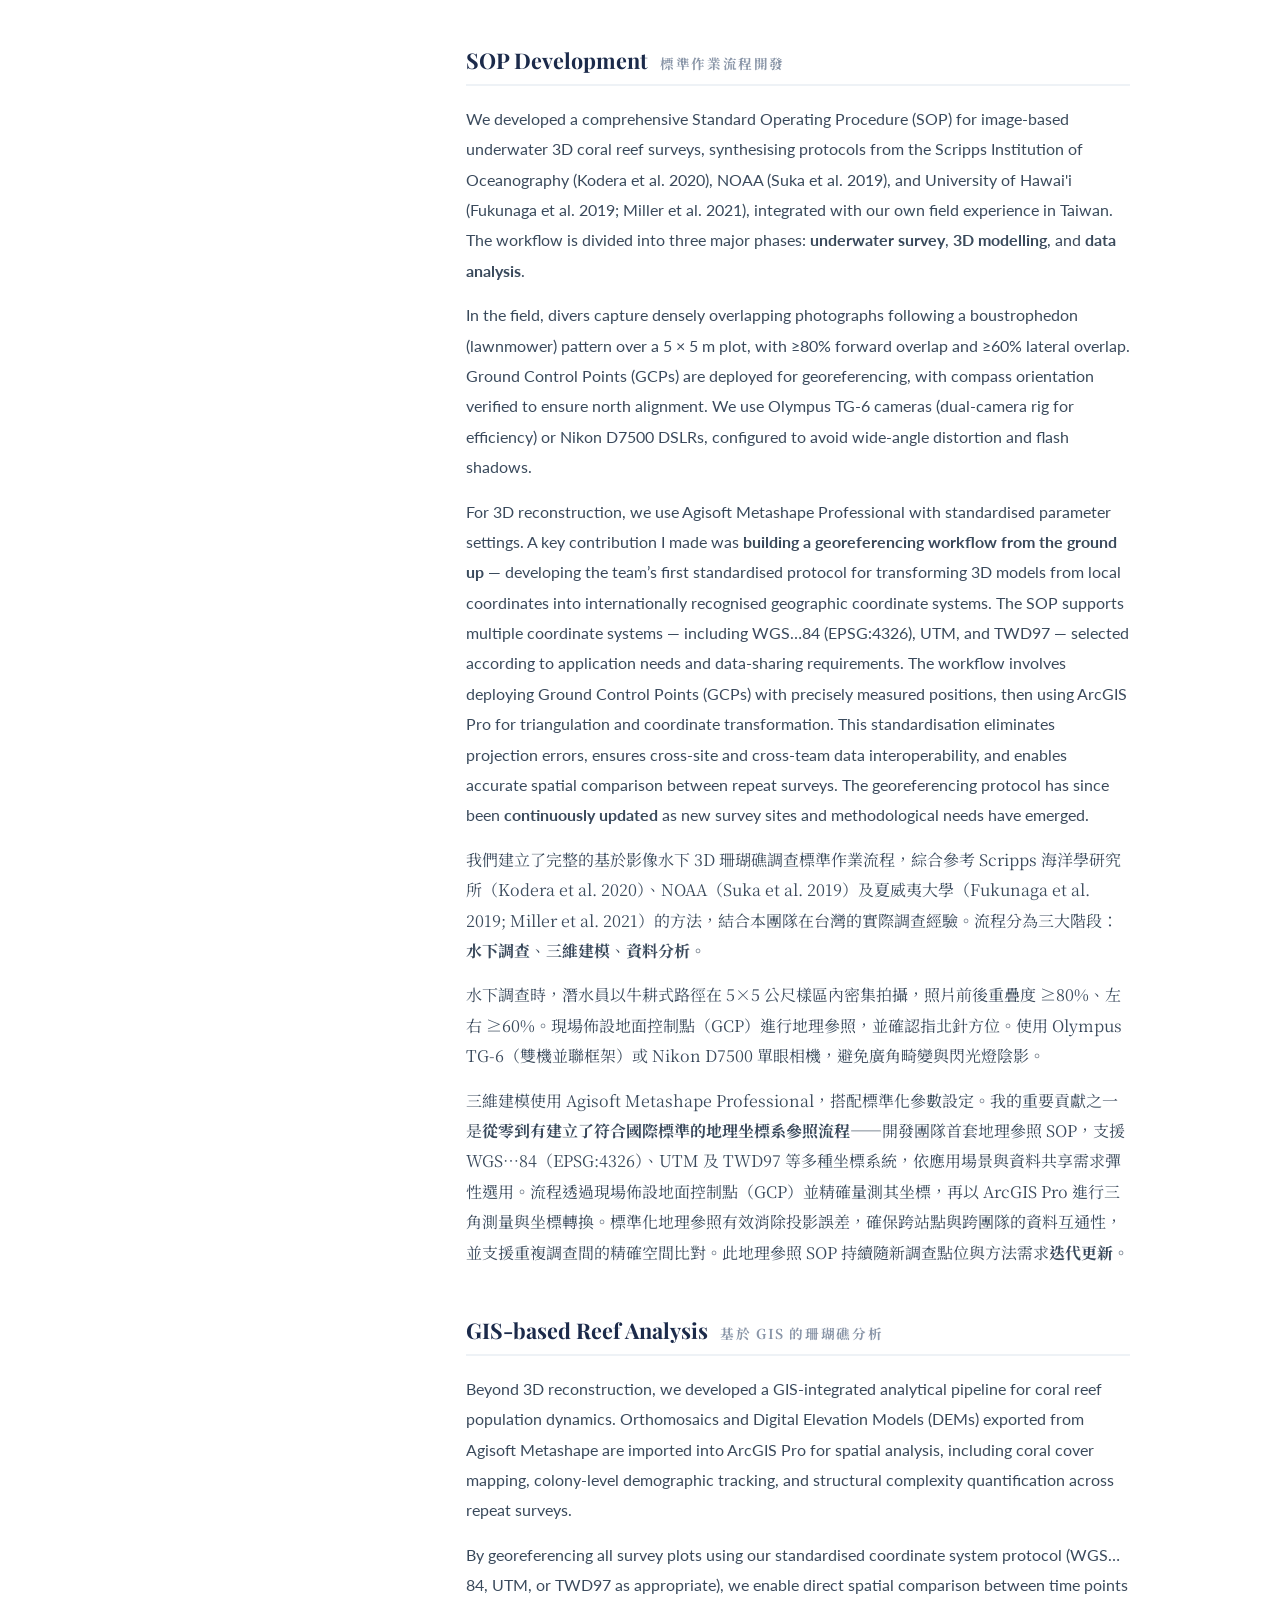
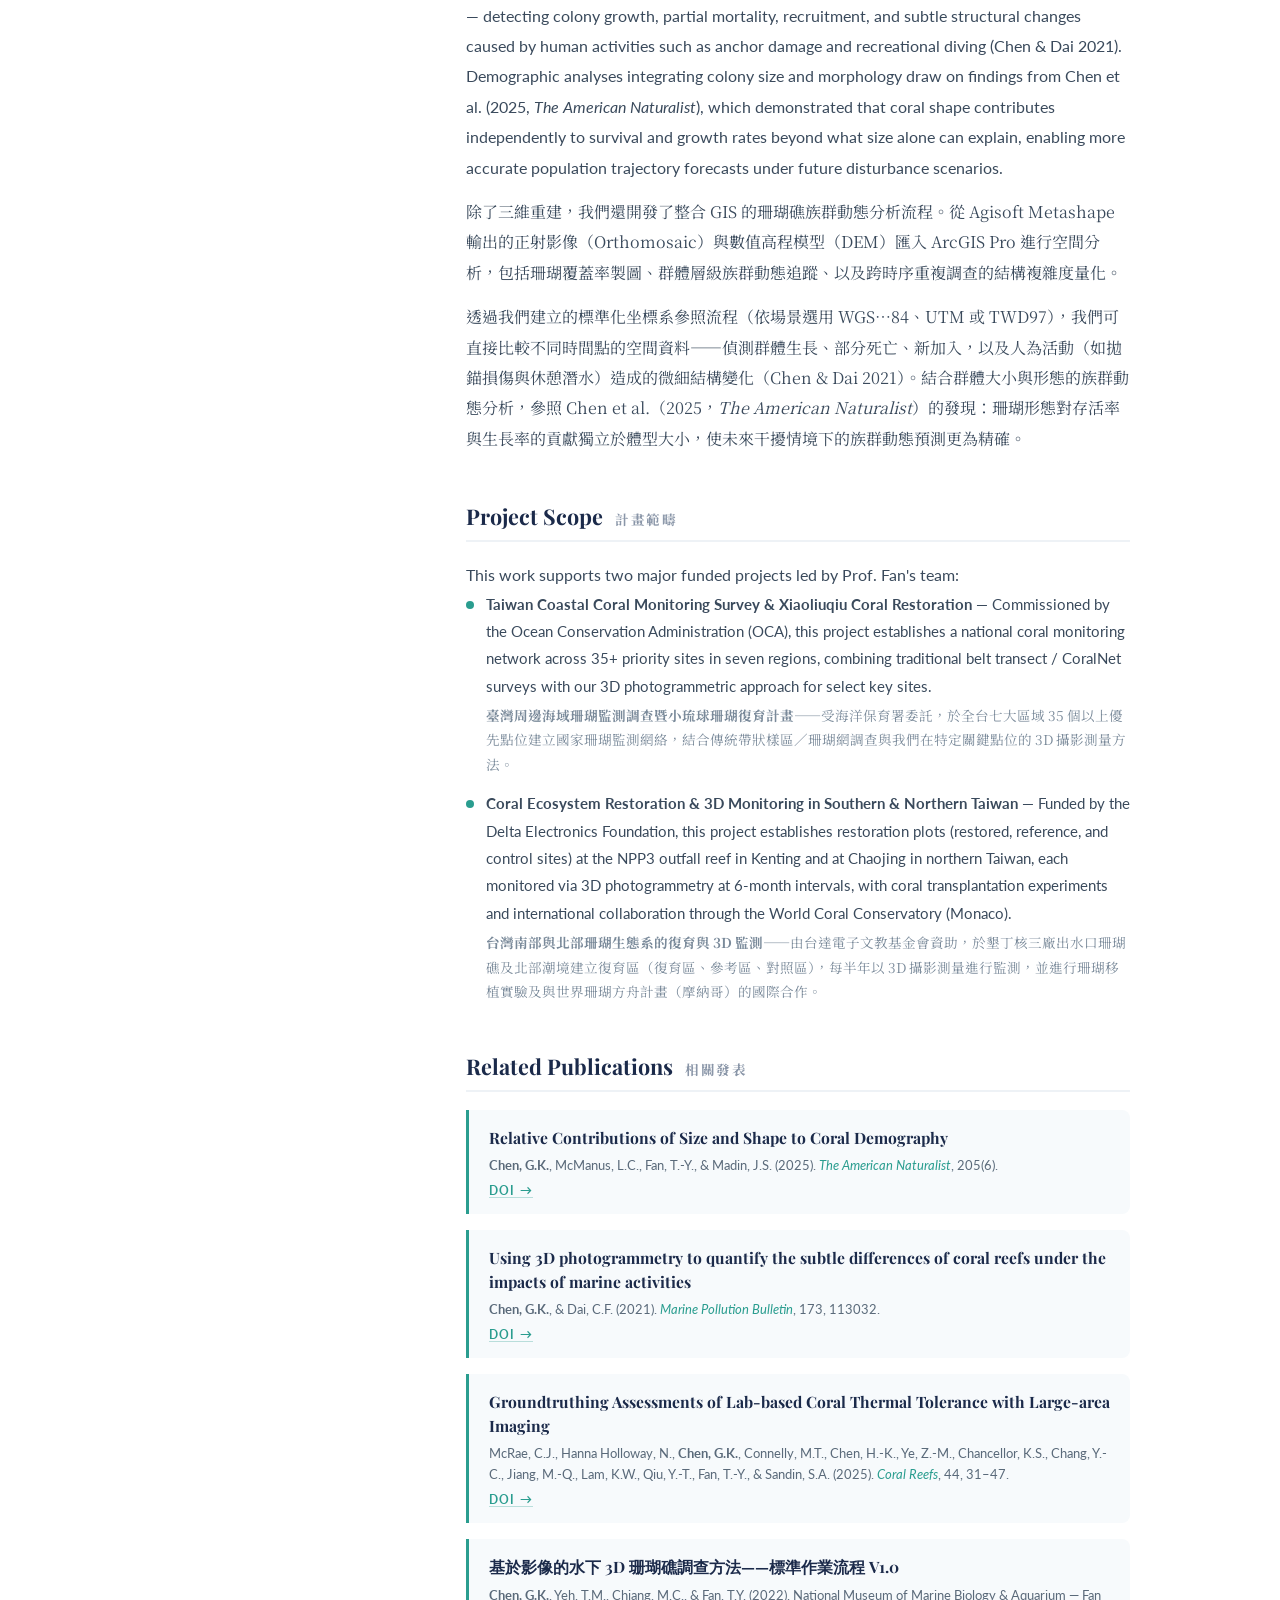
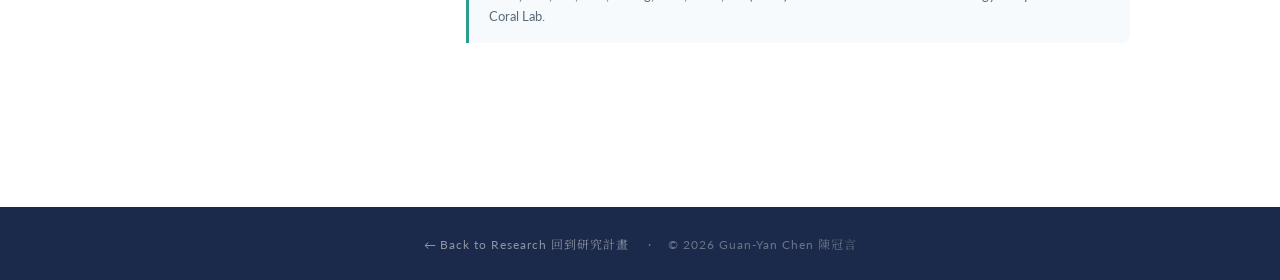
<file: project-monitoring.html>
<!DOCTYPE html>
<html lang="zh-TW">
<head>
  <!-- Google tag (gtag.js) -->
  <script async src="https://www.googletagmanager.com/gtag/js?id=G-CVTZFCVZEM"></script>
  <script>
    window.dataLayer = window.dataLayer || [];
    function gtag(){dataLayer.push(arguments);}
    gtag('js', new Date());
    gtag('config', 'G-CVTZFCVZEM');
  </script>
  <meta charset="UTF-8" /><meta name="viewport" content="width=device-width, initial-scale=1.0" />
  <link rel="icon" type="image/x-icon" href="favicon.ico" />
  <link rel="icon" type="image/png" sizes="32x32" href="favicon-32x32.png" />
  <link rel="icon" type="image/png" sizes="16x16" href="favicon-16x16.png" />
  <link rel="apple-touch-icon" sizes="180x180" href="apple-touch-icon.png" />
  <link rel="manifest" href="site.webmanifest" />
  <title>Taiwan-wide Coral Reef 3D Survey (SfM Photogrammetry) — Guan-Yan Chen</title>
  <meta name="description" content="Nationwide 3D coral reef monitoring network in Taiwan using SfM photogrammetry and GIS analysis, covering Kenting, Xiaoliuqiu, Green Island, and Orchid Island. Collaboration with NMMBA Fan Coral Lab." />
  <meta name="author" content="Guan-Yan Chen" />
  <link rel="canonical" href="https://keelungchen.github.io/website/project-monitoring.html" />
  <meta property="og:type" content="article" />
  <meta property="og:site_name" content="Guan-Yan Chen 陳冠言" />
  <meta property="og:title" content="Taiwan-wide Coral Reef 3D Survey (SfM Photogrammetry)" />
  <meta property="og:description" content="Nationwide 3D coral reef monitoring network in Taiwan using SfM photogrammetry and GIS analysis, covering Kenting, Xiaoliuqiu, Green Island, and Orchid Island." />
  <meta property="og:url" content="https://keelungchen.github.io/website/project-monitoring.html" />
  <meta property="og:image" content="https://keelungchen.github.io/website/images/project-monitoring_reef-survey.jpg" />
  <meta name="twitter:card" content="summary_large_image" />
  <meta name="twitter:title" content="Taiwan-wide Coral Reef 3D Survey (SfM Photogrammetry)" />
  <meta name="twitter:description" content="Nationwide 3D coral reef monitoring network in Taiwan using SfM photogrammetry and GIS analysis, covering Kenting, Xiaoliuqiu, Green Island, and Orchid Island." />
  <meta name="twitter:image" content="https://keelungchen.github.io/website/images/project-monitoring_reef-survey.jpg" />
  <link rel="preconnect" href="https://fonts.googleapis.com" />
  <link href="https://fonts.googleapis.com/css2?family=Playfair+Display:ital,wght@0,400;0,700;1,400&family=Lato:wght@300;400;700&family=Noto+Serif+TC:wght@400;700&display=swap" rel="stylesheet" />
  <link rel="stylesheet" href="project-style.css" />
  <style>
    .map-embed-section { margin-bottom: 48px; }
    .map-embed-section iframe { width: 100%; height: 480px; border: none; border-radius: 12px; box-shadow: 0 4px 24px rgba(0,0,0,0.08); }
    .map-link-btn { display: inline-flex; align-items: center; gap: 8px; margin-top: 14px; font-size: 0.78rem; font-weight: 700; letter-spacing: 0.08em; color: #2a9d8f; border: 1.5px solid #2a9d8f; border-radius: 30px; padding: 8px 20px; transition: all 0.25s; }
    .map-link-btn:hover { background: #2a9d8f; color: #fff; }
    .map-link-btn svg { width: 16px; height: 16px; }
    .collab-badge { display: inline-flex; align-items: center; gap: 8px; background: #f0f7f6; border: 1px solid #d0e8e4; border-radius: 8px; padding: 10px 16px; margin-top: 12px; font-size: 0.85rem; color: #1a7a6e; line-height: 1.5; text-decoration: none; transition: background 0.2s, border-color 0.2s; }
    a.collab-badge:hover { background: #d9efec; border-color: #1a7a6e; cursor: pointer; }
    .collab-badge strong { font-weight: 700; }
    @media (max-width: 600px) { .map-embed-section iframe { height: 320px; } }
  </style>
</head>
<body>
<nav id="navbar">
  <div class="nav-left">
    <a href="index.html#about" class="nav-link"><span>About</span><span class="zh">關於</span></a>
    <a href="research.html" class="nav-link active"><span>Research</span><span class="zh">研究</span></a>
    <a href="index.html#publications" class="nav-link"><span>Publications</span><span class="zh">發表</span></a>
  </div>
  <a href="index.html" class="nav-brand"><span class="en">GUAN-YAN CHEN</span><span class="zh">陳冠言</span></a>
  <div class="nav-right">
    <a href="journal.html" class="nav-link"><span>Journal</span><span class="zh">日誌</span></a>
    <a href="index.html#photos" class="nav-link"><span>Photos</span><span class="zh">照片</span></a>
    <a href="index.html#contact" class="nav-link"><span>Contact</span><span class="zh">聯絡</span></a>
  </div>
  <button class="nav-toggle" onclick="document.querySelector('.nav-toggle').classList.toggle('open');document.querySelector('.nav-mobile-menu').classList.toggle('open');" aria-label="Menu">
    <span></span><span></span><span></span>
  </button>
</nav>
<div class="nav-mobile-menu">
  <a href="index.html#about"><span>About</span><span class="zh">關於</span></a>
  <a href="research.html"><span>Research</span><span class="zh">研究</span></a>
  <a href="index.html#publications"><span>Publications</span><span class="zh">發表</span></a>
  <a href="journal.html"><span>Journal</span><span class="zh">日誌</span></a>
  <a href="index.html#photos"><span>Photos</span><span class="zh">照片</span></a>
  <a href="index.html#contact"><span>Contact</span><span class="zh">聯絡</span></a>
</div>

<div class="project-hero" style="background-image: url('images/project-monitoring_hero-survey.jpg');">
  <div class="project-hero-overlay"></div>
  <div class="project-hero-content">
    <div class="breadcrumb"><a href="index.html">Home</a> &nbsp;/&nbsp; <a href="research.html">Research</a> &nbsp;/&nbsp; 3D Reef Survey</div>
    <div class="project-theme-badge theme-monitoring">3D Monitoring</div>
    <h1 class="project-hero-title">Taiwan-wide Coral Reef 3D Survey (SfM Photogrammetry)</h1>
    <p class="project-hero-title-zh">全台珊瑚礁 3D（SfM 攝影測量）調查</p>
    <div class="project-hero-meta">
      <span class="status-badge ongoing">Ongoing · 進行中</span>
      <span class="year-badge">2022 – Present</span>
    </div>
  </div>
</div>

<div class="project-body">
  <aside class="project-sidebar">
    <div class="sidebar-block"><div class="sidebar-label">Duration 期間</div><div class="sidebar-value">2022 – Present</div></div>
    <div class="sidebar-block"><div class="sidebar-label">Status 狀態</div><div class="sidebar-value ongoing-text">Ongoing 進行中</div></div>
    <div class="sidebar-block"><div class="sidebar-label">Theme 主題</div><div class="sidebar-value">3D Photogrammetric Monitoring<br/><span class="zh-small">三維攝影測量監測</span></div></div>
    <div class="sidebar-block">
      <div class="sidebar-label">Collaboration 合作</div>
      <div class="sidebar-value">Fan Coral Lab, NMMBA<br/><span class="zh-small">海生館 樊同雲老師 Fan Coral Lab</span><br/><br/>Macrae Marine Ecology Lab, NSYSU<br/><span class="zh-small">中山大學 水晶老師 Macrae Marine Ecology Lab</span></div>
    </div>
    <div class="sidebar-block">
      <div class="sidebar-label">Study Sites 研究地點</div>
      <div class="sidebar-value">Kenting, Xiaoliuqiu, Green Island, Orchid Island, NE Coast, Penghu &amp; more<br/><span class="zh-small">墾丁、小琉球、綠島、蘭嶼、東北角、澎湖等全台多點</span></div>
    </div>
    <div class="sidebar-block">
      <div class="sidebar-label">Methods 研究方法</div>
      <ul class="sidebar-list">
        <li>SfM photogrammetry 運動恢復結構攝影測量</li>
        <li>Agisoft Metashape 3D modelling 三維建模</li>
        <li>GIS-based population dynamics GIS 族群動態分析</li>
        <li>Georeferencing SOP (WGS 84 / UTM / TWD97) 地理坐標系 SOP 建立</li>
        <li>Orthomosaic &amp; DEM analysis 正射影像與數值高程分析</li>
      </ul>
    </div>
    <div class="sidebar-block">
      <div class="sidebar-label">Funding 經費來源</div>
      <ul class="sidebar-list">
        <li>Ocean Conservation Administration 海洋保育署</li>
        <li>Delta Electronics Foundation 台達電子文教基金會</li>
        <li>Hawaiʻi Institute of Marine Biology 夏威夷海洋生物研究所</li>
      </ul>
    </div>
    <a href="research.html" class="back-btn">← All Projects 所有計畫</a>
  </aside>

  <main class="project-main">
    <!-- Overview -->
    <section class="project-section fade-up">
      <h2 class="section-h2"><span class="en">Overview</span><span class="zh">計畫概述</span></h2>
      <p>Structural complexity is the hallmark of coral reef ecosystems — reef-building corals create intricate three-dimensional habitats that sustain biodiversity and deliver critical ecosystem services. Quantifying this complexity has historically been difficult, limited to subjective visual rankings or labour-intensive rugosity transects. Structure-from-Motion (SfM) photogrammetry now offers a non-destructive, image-based approach that generates high-resolution 3D models from densely overlapping underwater photographs, enabling precise measurement of coral cover, colony volume, surface area, and structural change over time.</p>
      <p>In collaboration with <strong>Prof. Tung-Yung Fan's Fan Coral Lab</strong> at the National Museum of Marine Biology and Aquarium (NMMBA) and <strong>Prof. Crystal Mcrae's Macrae Marine Ecology Lab</strong> at National Sun Yat-sen University, I help develop and refine the <strong>Standard Operating Procedures (SOPs) for SfM-based underwater 3D reef surveys</strong> and <strong>GIS-based coral population dynamics analysis methods</strong>. This project extends across Taiwan — from the coral reefs of Kenting and the nuclear power plant outfall in the south, to Xiaoliuqiu, Green Island, Orchid Island, the northeast coast (Chaojing, Longdong), the east coast, and Penghu — building a comprehensive, standardised, multi-year 3D monitoring network for Taiwan's coral reef ecosystems.</p>
      <p class="zh-para">結構複雜度是珊瑚礁生態系最顯著的特徵——造礁珊瑚藉由生長與堆積碳酸鈣骨骼，形成複雜多樣的立體結構，提供眾多海洋生物棲息、繁殖與覓食的場所，維持生物多樣性並貢獻重要的生態系服務。傳統上量化珊瑚礁結構複雜度十分困難，多仰賴主觀的目視等級評估或費時費力的粗糙度穿越線法。運動恢復結構（SfM）攝影測量技術提供了一種非破壞性、基於影像的三維建模方法，透過密集拍攝高度重疊的水下照片，可產生高解析度 3D 模型，精確量測珊瑚覆蓋率、群體體積、表面積及結構隨時間的變化。</p>
      <p class="zh-para">本計畫與<strong>國立海洋生物博物館（海生館）樊同雲老師的 Fan Coral Lab</strong> 及<strong>國立中山大學水晶老師的 Macrae Marine Ecology Lab</strong> 合作，我協助發展與優化<strong>基於 SfM 的水下 3D 珊瑚礁調查標準作業流程（SOP）</strong>以及<strong>基於 GIS 的珊瑚礁族群動態分析方法</strong>。調查範圍遍及全台——從南部墾丁珊瑚礁與核三廠出水口、小琉球、綠島、蘭嶼、東北角（潮境、龍洞）、東部海岸，到澎湖——建立全台珊瑚礁生態系的標準化多年期 3D 監測網絡。</p>
      <a href="https://fancorallab.weebly.com/" target="_blank" rel="noopener" class="collab-badge">
        <svg viewBox="0 0 24 24" width="20" height="20" fill="none" stroke="#1a7a6e" stroke-width="2"><path d="M17 21v-2a4 4 0 0 0-4-4H5a4 4 0 0 0-4 4v2"/><circle cx="9" cy="7" r="4"/><path d="M23 21v-2a4 4 0 0 0-3-3.87"/><path d="M16 3.13a4 4 0 0 1 0 7.75"/></svg>
        <span><strong>Collaboration</strong> — Fan Coral Lab, National Museum of Marine Biology &amp; Aquarium（海生館 樊同雲老師團隊）</span>
      </a>
      <a href="https://mcraemarinelab.weebly.com/" target="_blank" rel="noopener" class="collab-badge">
        <svg viewBox="0 0 24 24" width="20" height="20" fill="none" stroke="#1a7a6e" stroke-width="2"><path d="M17 21v-2a4 4 0 0 0-4-4H5a4 4 0 0 0-4 4v2"/><circle cx="9" cy="7" r="4"/><path d="M23 21v-2a4 4 0 0 0-3-3.87"/><path d="M16 3.13a4 4 0 0 1 0 7.75"/></svg>
        <span><strong>Collaboration</strong> — Macrae Marine Ecology Lab, National Sun Yat-sen University（中山大學 水晶老師 Macrae Marine Ecology Lab）</span>
      </a>
    </section>

    <!-- Survey Sites Map -->
    <section class="project-section fade-up">
      <h2 class="section-h2"><span class="en">Survey Sites</span><span class="zh">調查點位</span></h2>
      <p>Our 3D survey network covers coral reef sites across Taiwan, from the subtropical reefs of the northeast coast to the tropical fringing reefs of the southern tip and offshore islands. The interactive map below shows all current and planned survey locations. Sites span seven major regions: Northern &amp; Northeastern Coast, Eastern Coast, Southern Taiwan (Kenting), Xiaoliuqiu, Green Island, Orchid Island (Lanyu), and Penghu.</p>
      <p class="zh-para">我們的 3D 調查網絡涵蓋全台珊瑚礁，從東北角亞熱帶珊瑚群聚到南端熱帶裙礁以及離島。以下互動地圖顯示所有目前及計畫中的調查點位，涵蓋七大區域：北部與東北部、東部、南部（墾丁）、小琉球、綠島、蘭嶼、以及澎湖。</p>
      <div class="map-embed-section fade-up">
        <iframe src="https://www.google.com/maps/d/u/0/embed?mid=1PmATLCcq1fvIgpUdx-z40k0UvbBGfNMr&ll=23.554499587058064%2C121.34772224723054&z=8" allowfullscreen loading="lazy"></iframe>
        <a href="https://www.google.com/maps/d/u/0/edit?mid=1PmATLCcq1fvIgpUdx-z40k0UvbBGfNMr&ll=23.554499587058064%2C121.34772224723054&z=8" target="_blank" class="map-link-btn">
          <svg viewBox="0 0 24 24" fill="none" stroke="currentColor" stroke-width="2"><path d="M21 10c0 7-9 13-9 13s-9-6-9-13a9 9 0 0 1 18 0z"/><circle cx="12" cy="10" r="3"/></svg>
          Open Full Map 開啟完整地圖
        </a>
      </div>
    </section>

    <!-- Photo -->
    <div class="project-photo-full fade-up">
      <img src="images/project-monitoring_belt-transect.jpg" alt="Underwater 3D photogrammetric survey" loading="lazy" />
      <p class="photo-caption">Underwater SfM photogrammetric survey on a coral reef site · 水下 SfM 攝影測量珊瑚礁調查</p>
    </div>

    <!-- SOP Development -->
    <section class="project-section fade-up">
      <h2 class="section-h2"><span class="en">SOP Development</span><span class="zh">標準作業流程開發</span></h2>
      <p>We developed a comprehensive Standard Operating Procedure (SOP) for image-based underwater 3D coral reef surveys, synthesising protocols from the Scripps Institution of Oceanography (Kodera et al. 2020), NOAA (Suka et al. 2019), and University of Hawai'i (Fukunaga et al. 2019; Miller et al. 2021), integrated with our own field experience in Taiwan. The workflow is divided into three major phases: <strong>underwater survey</strong>, <strong>3D modelling</strong>, and <strong>data analysis</strong>.</p>
      <p>In the field, divers capture densely overlapping photographs following a boustrophedon (lawnmower) pattern over a 5 × 5 m plot, with ≥80% forward overlap and ≥60% lateral overlap. Ground Control Points (GCPs) are deployed for georeferencing, with compass orientation verified to ensure north alignment. We use Olympus TG-6 cameras (dual-camera rig for efficiency) or Nikon D7500 DSLRs, configured to avoid wide-angle distortion and flash shadows.</p>
      <p>For 3D reconstruction, we use Agisoft Metashape Professional with standardised parameter settings. A key contribution I made was <strong>building a georeferencing workflow from the ground up</strong> — developing the team’s first standardised protocol for transforming 3D models from local coordinates into internationally recognised geographic coordinate systems. The SOP supports multiple coordinate systems — including WGS…84 (EPSG:4326), UTM, and TWD97 — selected according to application needs and data-sharing requirements. The workflow involves deploying Ground Control Points (GCPs) with precisely measured positions, then using ArcGIS Pro for triangulation and coordinate transformation. This standardisation eliminates projection errors, ensures cross-site and cross-team data interoperability, and enables accurate spatial comparison between repeat surveys. The georeferencing protocol has since been <strong>continuously updated</strong> as new survey sites and methodological needs have emerged.</p>
      <p class="zh-para">我們建立了完整的基於影像水下 3D 珊瑚礁調查標準作業流程，綜合參考 Scripps 海洋學研究所（Kodera et al. 2020）、NOAA（Suka et al. 2019）及夏威夷大學（Fukunaga et al. 2019; Miller et al. 2021）的方法，結合本團隊在台灣的實際調查經驗。流程分為三大階段：<strong>水下調查</strong>、<strong>三維建模</strong>、<strong>資料分析</strong>。</p>
      <p class="zh-para">水下調查時，潛水員以牛耕式路徑在 5×5 公尺樣區內密集拍攝，照片前後重疊度 ≥80%、左右 ≥60%。現場佈設地面控制點（GCP）進行地理參照，並確認指北針方位。使用 Olympus TG-6（雙機並聯框架）或 Nikon D7500 單眼相機，避免廣角畸變與閃光燈陰影。</p>
      <p class="zh-para">三維建模使用 Agisoft Metashape Professional，搭配標準化參數設定。我的重要貢獻之一是<strong>從零到有建立了符合國際標準的地理坐標系參照流程</strong>——開發團隊首套地理參照 SOP，支援 WGS…84（EPSG:4326）、UTM 及 TWD97 等多種坐標系統，依應用場景與資料共享需求彈性選用。流程透過現場佈設地面控制點（GCP）並精確量測其坐標，再以 ArcGIS Pro 進行三角測量與坐標轉換。標準化地理參照有效消除投影誤差，確保跨站點與跨團隊的資料互通性，並支援重複調查間的精確空間比對。此地理參照 SOP 持續隨新調查點位與方法需求<strong>迭代更新</strong>。</p>
    </section>

    <!-- GIS-based Analysis -->
    <section class="project-section fade-up">
      <h2 class="section-h2"><span class="en">GIS-based Reef Analysis</span><span class="zh">基於 GIS 的珊瑚礁分析</span></h2>
      <p>Beyond 3D reconstruction, we developed a GIS-integrated analytical pipeline for coral reef population dynamics. Orthomosaics and Digital Elevation Models (DEMs) exported from Agisoft Metashape are imported into ArcGIS Pro for spatial analysis, including coral cover mapping, colony-level demographic tracking, and structural complexity quantification across repeat surveys.</p>
      <p>By georeferencing all survey plots using our standardised coordinate system protocol (WGS…84, UTM, or TWD97 as appropriate), we enable direct spatial comparison between time points — detecting colony growth, partial mortality, recruitment, and subtle structural changes caused by human activities such as anchor damage and recreational diving (Chen &amp; Dai 2021). Demographic analyses integrating colony size and morphology draw on findings from Chen et al. (2025, <em>The American Naturalist</em>), which demonstrated that coral shape contributes independently to survival and growth rates beyond what size alone can explain, enabling more accurate population trajectory forecasts under future disturbance scenarios.</p>
      <p class="zh-para">除了三維重建，我們還開發了整合 GIS 的珊瑚礁族群動態分析流程。從 Agisoft Metashape 輸出的正射影像（Orthomosaic）與數值高程模型（DEM）匯入 ArcGIS Pro 進行空間分析，包括珊瑚覆蓋率製圖、群體層級族群動態追蹤、以及跨時序重複調查的結構複雜度量化。</p>
      <p class="zh-para">透過我們建立的標準化坐標系參照流程（依場景選用 WGS…84、UTM 或 TWD97），我們可直接比較不同時間點的空間資料——偵測群體生長、部分死亡、新加入，以及人為活動（如拋錨損傷與休憩潛水）造成的微細結構變化（Chen &amp; Dai 2021）。結合群體大小與形態的族群動態分析，參照 Chen et al.（2025，<em>The American Naturalist</em>）的發現：珊瑚形態對存活率與生長率的貢獻獨立於體型大小，使未來干擾情境下的族群動態預測更為精確。</p>
    </section>

    <!-- Project Scope -->
    <section class="project-section fade-up">
      <h2 class="section-h2"><span class="en">Project Scope</span><span class="zh">計畫範疇</span></h2>
      <p>This work supports two major funded projects led by Prof. Fan's team:</p>
      <ul class="project-list">
        <li>
          <strong>Taiwan Coastal Coral Monitoring Survey &amp; Xiaoliuqiu Coral Restoration</strong> — Commissioned by the Ocean Conservation Administration (OCA), this project establishes a national coral monitoring network across 35+ priority sites in seven regions, combining traditional belt transect / CoralNet surveys with our 3D photogrammetric approach for select key sites.
          <span class="zh-inline"><strong>臺灣周邊海域珊瑚監測調查暨小琉球珊瑚復育計畫</strong>——受海洋保育署委託，於全台七大區域 35 個以上優先點位建立國家珊瑚監測網絡，結合傳統帶狀樣區／珊瑚網調查與我們在特定關鍵點位的 3D 攝影測量方法。</span>
        </li>
        <li>
          <strong>Coral Ecosystem Restoration &amp; 3D Monitoring in Southern &amp; Northern Taiwan</strong> — Funded by the Delta Electronics Foundation, this project establishes restoration plots (restored, reference, and control sites) at the NPP3 outfall reef in Kenting and at Chaojing in northern Taiwan, each monitored via 3D photogrammetry at 6-month intervals, with coral transplantation experiments and international collaboration through the World Coral Conservatory (Monaco).
          <span class="zh-inline"><strong>台灣南部與北部珊瑚生態系的復育與 3D 監測</strong>——由台達電子文教基金會資助，於墾丁核三廠出水口珊瑚礁及北部潮境建立復育區（復育區、參考區、對照區），每半年以 3D 攝影測量進行監測，並進行珊瑚移植實驗及與世界珊瑚方舟計畫（摩納哥）的國際合作。</span>
        </li>
      </ul>
    </section>

    <!-- Related Publications -->
    <section class="project-section fade-up">
      <h2 class="section-h2"><span class="en">Related Publications</span><span class="zh">相關發表</span></h2>
      <div class="related-pub">
        <div class="pub-title">Relative Contributions of Size and Shape to Coral Demography</div>
        <div class="pub-meta"><strong>Chen, G.K.</strong>, McManus, L.C., Fan, T.-Y., &amp; Madin, J.S. (2025). <em>The American Naturalist</em>, 205(6).</div>
        <a href="https://doi.org/10.1086/735482" target="_blank" class="pub-doi">DOI →</a>
      </div>
      <div class="related-pub">
        <div class="pub-title">Using 3D photogrammetry to quantify the subtle differences of coral reefs under the impacts of marine activities</div>
        <div class="pub-meta"><strong>Chen, G.K.</strong>, &amp; Dai, C.F. (2021). <em>Marine Pollution Bulletin</em>, 173, 113032.</div>
        <a href="https://doi.org/10.1016/j.marpolbul.2021.113032" target="_blank" class="pub-doi">DOI →</a>
      </div>
      <div class="related-pub">
        <div class="pub-title">Groundtruthing Assessments of Lab-based Coral Thermal Tolerance with Large-area Imaging</div>
        <div class="pub-meta">McRae, C.J., Hanna Holloway, N., <strong>Chen, G.K.</strong>, Connelly, M.T., Chen, H.-K., Ye, Z.-M., Chancellor, K.S., Chang, Y.-C., Jiang, M.-Q., Lam, K.W., Qiu, Y.-T., Fan, T.-Y., &amp; Sandin, S.A. (2025). <em>Coral Reefs</em>, 44, 31–47.</div>
        <a href="https://doi.org/10.1007/s00338-024-02582-w" target="_blank" class="pub-doi">DOI →</a>
      </div>
      <div class="related-pub">
        <div class="pub-title">基於影像的水下 3D 珊瑚礁調查方法——標準作業流程 V1.0</div>
        <div class="pub-meta"><strong>Chen, G.K.</strong>, Yeh, T.M., Chiang, M.C., &amp; Fan, T.Y. (2022). National Museum of Marine Biology &amp; Aquarium — Fan Coral Lab.</div>
      </div>
    </section>
  </main>
</div>

<footer>
  <span><a href="research.html">← Back to Research 回到研究計畫</a></span>
  <span>·</span><span>© 2026 Guan-Yan Chen 陳冠言</span>
</footer>
<script>
  window.addEventListener('scroll', () => { document.getElementById('navbar').classList.toggle('scrolled', window.scrollY > 50); });
  const obs = new IntersectionObserver((e) => { e.forEach((en,i) => { if(en.isIntersecting){ setTimeout(()=>en.target.classList.add('visible'),i*100); obs.unobserve(en.target); } }); }, {threshold:0.1});
  document.querySelectorAll('.fade-up').forEach(el => obs.observe(el));
</script>

<!-- Image Fallback -->
<script>
(function imgFallbackBg() {
  function checkBg(localSrc, fallbackSrc, cssSelector) {
    var probe = new Image();
    probe.onerror = function () {
      document.querySelectorAll(cssSelector).forEach(function (el) {
        el.style.backgroundImage = "url('" + fallbackSrc + "')";
      });
    };
    probe.src = localSrc;
  }
  document.addEventListener('DOMContentLoaded', function () {
    checkBg('images/project-monitoring_hero-survey.jpg', 'https://images.unsplash.com/photo-1518020382113-a7e8fc38eac9?w=1800&q=85&auto=format&fit=crop', '.project-hero');
  });
})();
</script>

<!-- Photo Registry: 自動套用拍攝者資訊 -->
<script src="photo-registry.js"></script>
<script>document.addEventListener('DOMContentLoaded', applyProjectCaptions);</script>
</body>
</html>
</file>
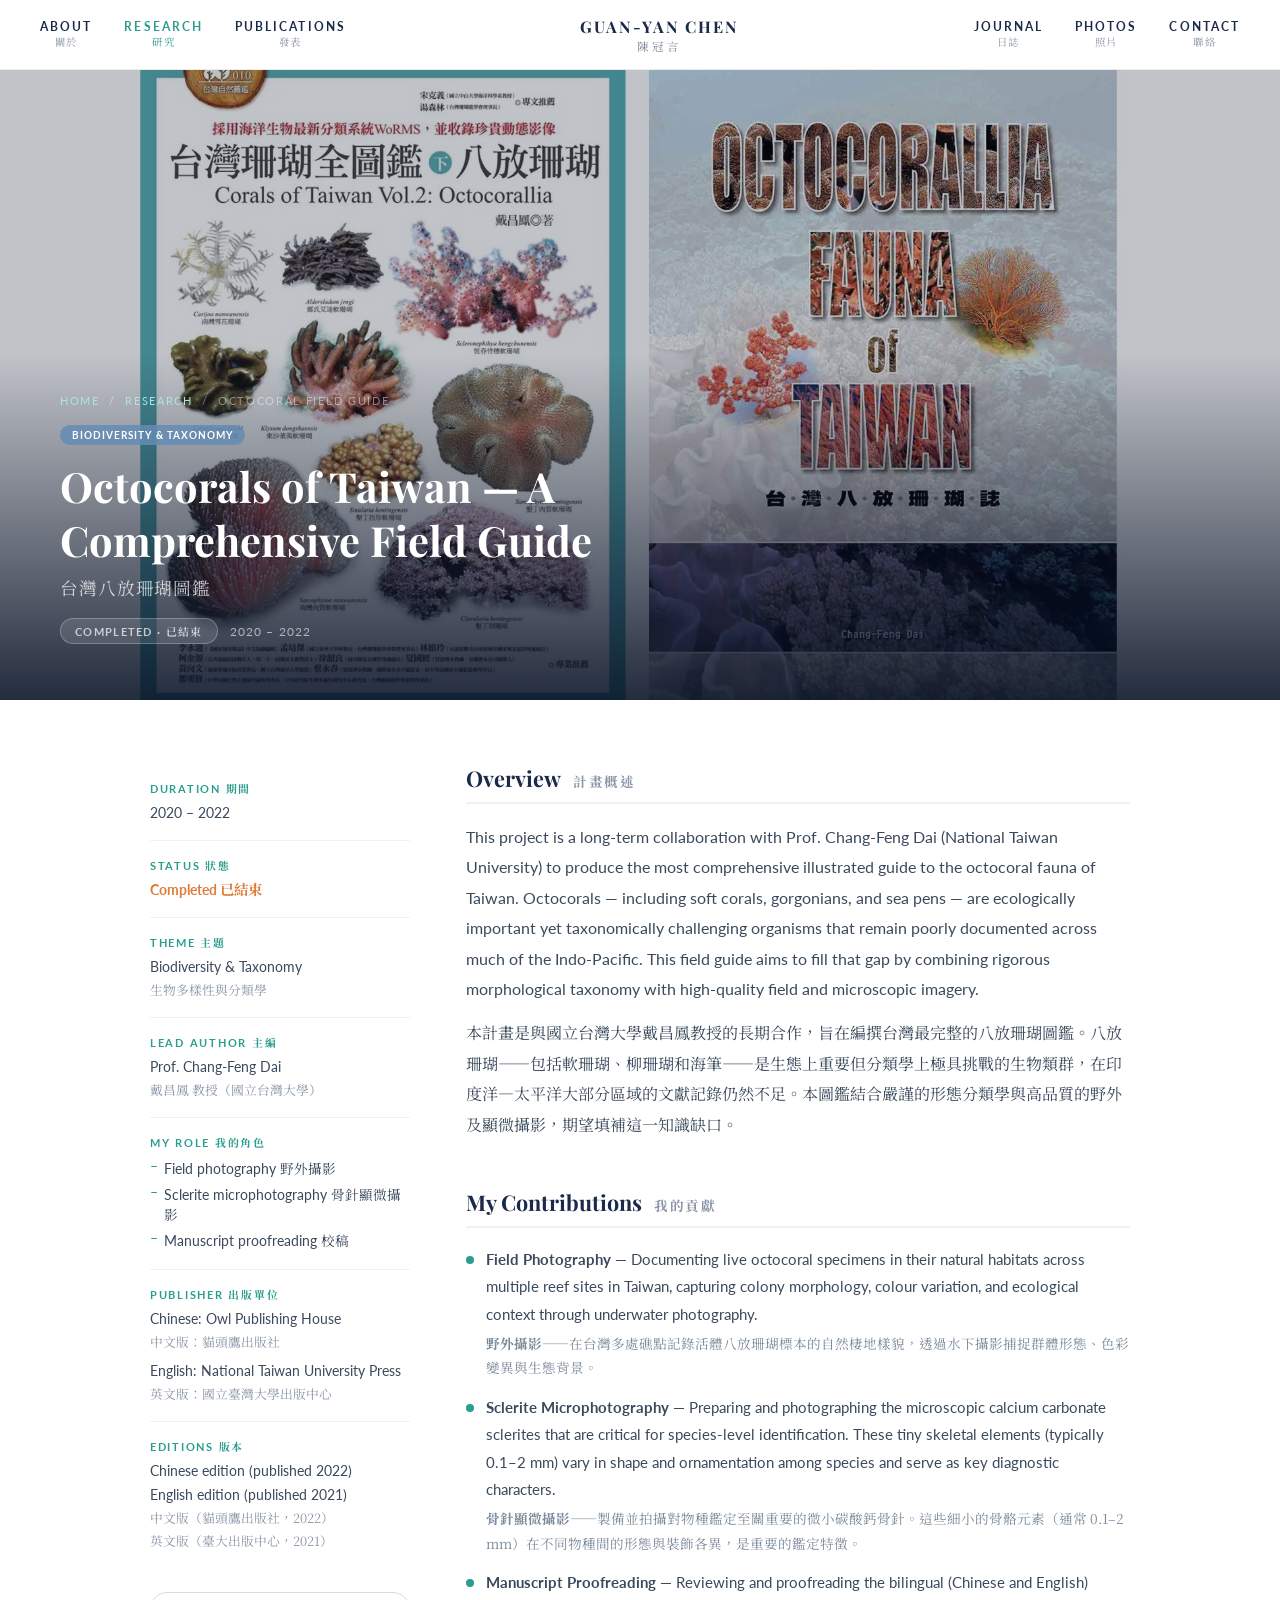
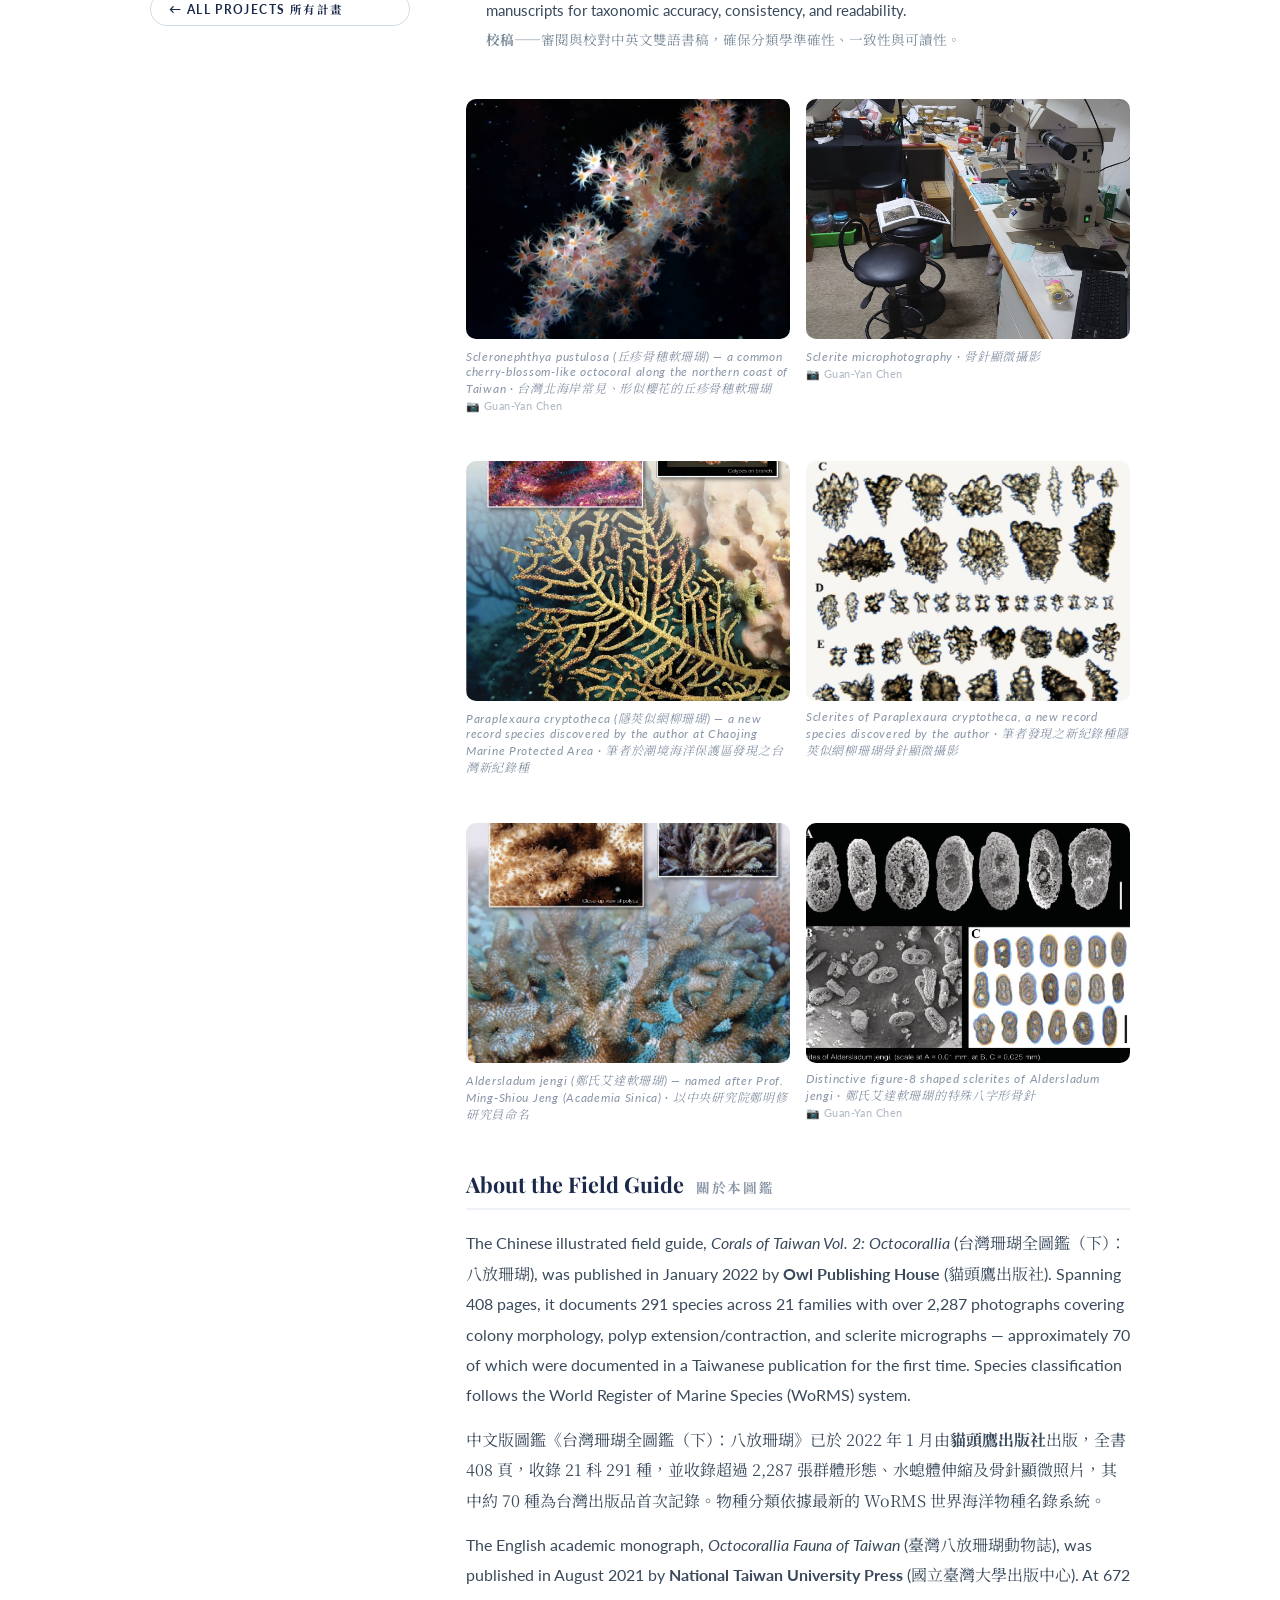
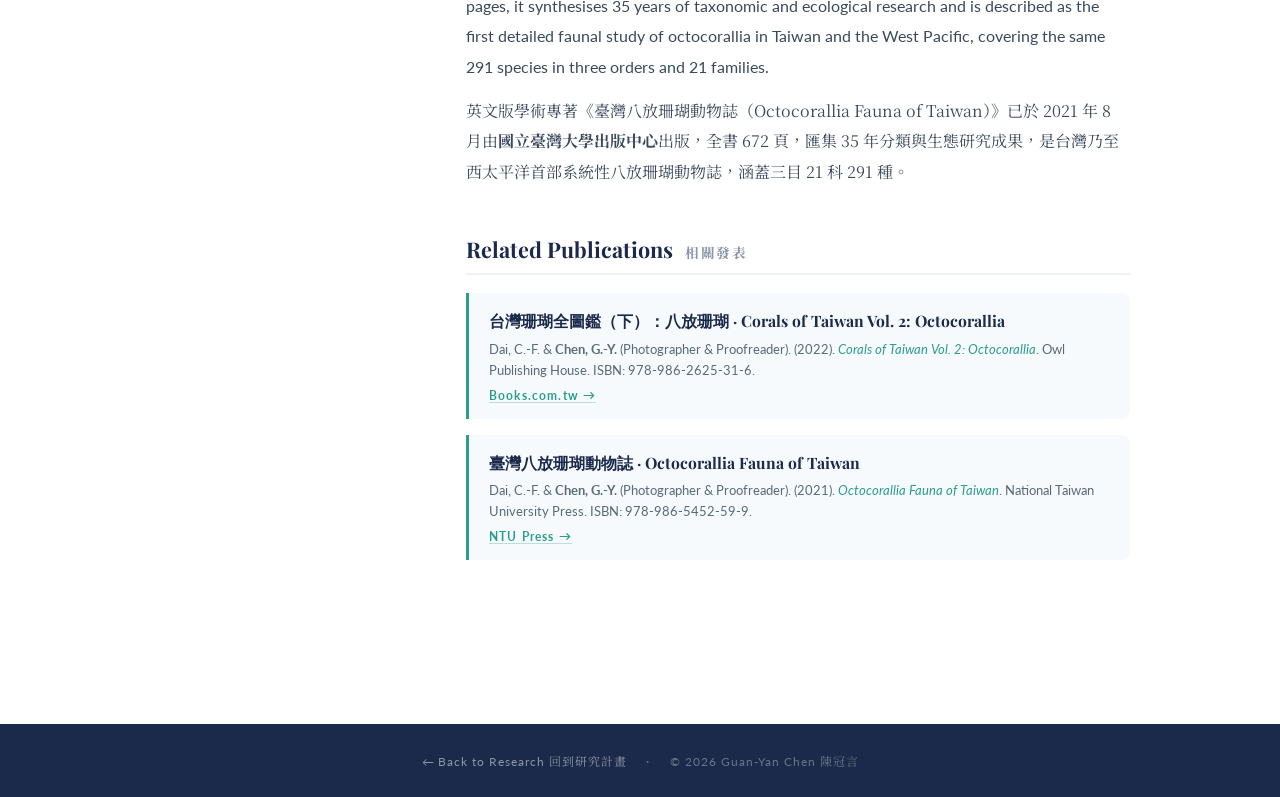
<file: project-octocoral.html>
<!DOCTYPE html>
<html lang="zh-TW">
<head>
  <!-- Google tag (gtag.js) -->
  <script async src="https://www.googletagmanager.com/gtag/js?id=G-CVTZFCVZEM"></script>
  <script>
    window.dataLayer = window.dataLayer || [];
    function gtag(){dataLayer.push(arguments);}
    gtag('js', new Date());
    gtag('config', 'G-CVTZFCVZEM');
  </script>
  <meta charset="UTF-8" />
  <meta name="viewport" content="width=device-width, initial-scale=1.0" />
  <link rel="icon" type="image/x-icon" href="favicon.ico" />
  <link rel="icon" type="image/png" sizes="32x32" href="favicon-32x32.png" />
  <link rel="icon" type="image/png" sizes="16x16" href="favicon-16x16.png" />
  <link rel="apple-touch-icon" sizes="180x180" href="apple-touch-icon.png" />
  <link rel="manifest" href="site.webmanifest" />
  <title>Octocorals of Taiwan — Field Guide — Guan-Yan Chen 陳冠言</title>
  <meta name="description" content="Comprehensive illustrated guide to Taiwan's octocoral fauna (291 species, 21 families). Chinese edition published by Owl Publishing House (2022); English edition by National Taiwan University Press (2021). Co-authored with Prof. Chang-Feng Dai." />
  <meta name="author" content="Guan-Yan Chen" />
  <link rel="canonical" href="https://keelungchen.github.io/website/project-octocoral.html" />
  <meta property="og:type" content="article" />
  <meta property="og:site_name" content="Guan-Yan Chen 陳冠言" />
  <meta property="og:title" content="Octocorals of Taiwan — A Comprehensive Field Guide" />
  <meta property="og:description" content="Comprehensive illustrated guide to Taiwan's octocoral fauna (291 species, 21 families). Chinese edition by Owl Publishing House (2022); English edition by National Taiwan University Press (2021)." />
  <meta property="og:url" content="https://keelungchen.github.io/website/project-octocoral.html" />
  <meta property="og:image" content="https://keelungchen.github.io/website/images/project-octocoral_hero.jpg" />
  <meta name="twitter:card" content="summary_large_image" />
  <meta name="twitter:title" content="Octocorals of Taiwan — A Comprehensive Field Guide" />
  <meta name="twitter:description" content="Comprehensive illustrated guide to Taiwan's octocoral fauna (291 species, 21 families). Chinese edition by Owl Publishing House (2022); English edition by National Taiwan University Press (2021)." />
  <meta name="twitter:image" content="https://keelungchen.github.io/website/images/project-octocoral_hero.jpg" />
  <link rel="preconnect" href="https://fonts.googleapis.com" />
  <link href="https://fonts.googleapis.com/css2?family=Playfair+Display:ital,wght@0,400;0,700;1,400&family=Lato:wght@300;400;700&family=Noto+Serif+TC:wght@400;700&display=swap" rel="stylesheet" />
  <link rel="stylesheet" href="project-style.css" />
</head>
<body>
<nav id="navbar">
  <div class="nav-left">
    <a href="index.html#about" class="nav-link"><span>About</span><span class="zh">關於</span></a>
    <a href="research.html" class="nav-link active"><span>Research</span><span class="zh">研究</span></a>
    <a href="index.html#publications" class="nav-link"><span>Publications</span><span class="zh">發表</span></a>
  </div>
  <a href="index.html" class="nav-brand"><span class="en">GUAN-YAN CHEN</span><span class="zh">陳冠言</span></a>
  <div class="nav-right">
    <a href="journal.html" class="nav-link"><span>Journal</span><span class="zh">日誌</span></a>
    <a href="index.html#photos" class="nav-link"><span>Photos</span><span class="zh">照片</span></a>
    <a href="index.html#contact" class="nav-link"><span>Contact</span><span class="zh">聯絡</span></a>
  </div>
  <button class="nav-toggle" onclick="document.querySelector('.nav-toggle').classList.toggle('open');document.querySelector('.nav-mobile-menu').classList.toggle('open');" aria-label="Menu">
    <span></span><span></span><span></span>
  </button>
</nav>
<div class="nav-mobile-menu">
  <a href="index.html#about"><span>About</span><span class="zh">關於</span></a>
  <a href="research.html"><span>Research</span><span class="zh">研究</span></a>
  <a href="index.html#publications"><span>Publications</span><span class="zh">發表</span></a>
  <a href="journal.html"><span>Journal</span><span class="zh">日誌</span></a>
  <a href="index.html#photos"><span>Photos</span><span class="zh">照片</span></a>
  <a href="index.html#contact"><span>Contact</span><span class="zh">聯絡</span></a>
</div>

<!-- 🖼️ 圖片 | Hero 背景圖：修改 url('...') 內的圖片網址 -->
<div class="project-hero" style="background-image: url('images/project-octocoral_hero.jpg');">
  <div class="project-hero-overlay"></div>
  <div class="project-hero-content">
    <div class="breadcrumb"><a href="index.html">Home</a> &nbsp;/&nbsp; <a href="research.html">Research</a> &nbsp;/&nbsp; Octocoral Field Guide</div>
    <div class="project-theme-badge theme-biodiversity">Biodiversity &amp; Taxonomy</div>
    <h1 class="project-hero-title">Octocorals of Taiwan — A Comprehensive Field Guide</h1>
    <p class="project-hero-title-zh">台灣八放珊瑚圖鑑</p>
    <div class="project-hero-meta">
      <span class="status-badge completed">Completed · 已結束</span>
      <span class="year-badge">2020 – 2022</span>
    </div>
  </div>
</div>

<div class="project-body">
  <aside class="project-sidebar">
    <div class="sidebar-block">
      <div class="sidebar-label">Duration 期間</div>
      <div class="sidebar-value">2020 – 2022</div>
    </div>
    <div class="sidebar-block">
      <div class="sidebar-label">Status 狀態</div>
      <div class="sidebar-value" style="color:#e07b39;font-weight:700;">Completed 已結束</div>
    </div>
    <div class="sidebar-block">
      <div class="sidebar-label">Theme 主題</div>
      <div class="sidebar-value">Biodiversity &amp; Taxonomy<br/><span class="zh-small">生物多樣性與分類學</span></div>
    </div>
    <div class="sidebar-block">
      <div class="sidebar-label">Lead Author 主編</div>
      <div class="sidebar-value">Prof. Chang-Feng Dai<br/><span class="zh-small">戴昌鳳 教授（國立台灣大學）</span></div>
    </div>
    <div class="sidebar-block">
      <div class="sidebar-label">My Role 我的角色</div>
      <ul class="sidebar-list">
        <li>Field photography 野外攝影</li>
        <li>Sclerite microphotography 骨針顯微攝影</li>
        <li>Manuscript proofreading 校稿</li>
      </ul>
    </div>
    <div class="sidebar-block">
      <div class="sidebar-label">Publisher 出版單位</div>
      <div class="sidebar-value">
        Chinese: Owl Publishing House<br/><span class="zh-small">中文版：貓頭鷹出版社</span><br/>
        <span style="display:block;margin-top:6px;">English: National Taiwan University Press<br/><span class="zh-small">英文版：國立臺灣大學出版中心</span></span>
      </div>
    </div>
    <div class="sidebar-block">
      <div class="sidebar-label">Editions 版本</div>
      <div class="sidebar-value">Chinese edition (published 2022)<br/>English edition (published 2021)<br/><span class="zh-small">中文版（貓頭鷹出版社，2022）<br/>英文版（臺大出版中心，2021）</span></div>
    </div>
    <a href="research.html" class="back-btn">← All Projects 所有計畫</a>
  </aside>

  <main class="project-main">
    <section class="project-section fade-up">
      <h2 class="section-h2"><span class="en">Overview</span><span class="zh">計畫概述</span></h2>
      <p>This project is a long-term collaboration with Prof. Chang-Feng Dai (National Taiwan University) to produce the most comprehensive illustrated guide to the octocoral fauna of Taiwan. Octocorals — including soft corals, gorgonians, and sea pens — are ecologically important yet taxonomically challenging organisms that remain poorly documented across much of the Indo-Pacific. This field guide aims to fill that gap by combining rigorous morphological taxonomy with high-quality field and microscopic imagery.</p>
      <p class="zh-para">本計畫是與國立台灣大學戴昌鳳教授的長期合作，旨在編撰台灣最完整的八放珊瑚圖鑑。八放珊瑚——包括軟珊瑚、柳珊瑚和海筆——是生態上重要但分類學上極具挑戰的生物類群，在印度洋—太平洋大部分區域的文獻記錄仍然不足。本圖鑑結合嚴謹的形態分類學與高品質的野外及顯微攝影，期望填補這一知識缺口。</p>
    </section>

    <section class="project-section fade-up">
      <h2 class="section-h2"><span class="en">My Contributions</span><span class="zh">我的貢獻</span></h2>
      <ul class="project-list">
        <li><strong>Field Photography</strong> — Documenting live octocoral specimens in their natural habitats across multiple reef sites in Taiwan, capturing colony morphology, colour variation, and ecological context through underwater photography.<br/><span class="zh-inline"><strong>野外攝影</strong>——在台灣多處礁點記錄活體八放珊瑚標本的自然棲地樣貌，透過水下攝影捕捉群體形態、色彩變異與生態背景。</span></li>
        <li><strong>Sclerite Microphotography</strong> — Preparing and photographing the microscopic calcium carbonate sclerites that are critical for species-level identification. These tiny skeletal elements (typically 0.1–2 mm) vary in shape and ornamentation among species and serve as key diagnostic characters.<br/><span class="zh-inline"><strong>骨針顯微攝影</strong>——製備並拍攝對物種鑑定至關重要的微小碳酸鈣骨針。這些細小的骨骼元素（通常 0.1–2 mm）在不同物種間的形態與裝飾各異，是重要的鑑定特徵。</span></li>
        <li><strong>Manuscript Proofreading</strong> — Reviewing and proofreading the bilingual (Chinese and English) manuscripts for taxonomic accuracy, consistency, and readability.<br/><span class="zh-inline"><strong>校稿</strong>——審閱與校對中英文雙語書稿，確保分類學準確性、一致性與可讀性。</span></li>
      </ul>
    </section>

    <!-- 🖼️ 圖片 | 計畫照片（並排兩張）：修改 src 換圖、photo-caption 改說明文字 -->
    <div class="project-photo-pair fade-up">
      <div class="photo-item">
        <img src="images/project-octocoral_field.jpg" alt="Octocoral in situ" loading="lazy" />
        <p class="photo-caption"><em>Scleronephthya pustulosa</em> (丘疹骨穗軟珊瑚) — a common cherry-blossom-like octocoral along the northern coast of Taiwan · 台灣北海岸常見、形似櫻花的丘疹骨穗軟珊瑚</p>
      </div>
      <div class="photo-item">
        <img src="images/project-octocoral_sclerite.jpg" alt="Sclerite microphotography" loading="lazy" />
        <p class="photo-caption">Sclerite microphotography · 骨針顯微攝影</p>
      </div>
    </div>

    <!-- 🖼️ 圖片 | 新紀錄種照片（並排兩張）：修改 src 換圖、photo-caption 改說明文字 -->
    <div class="project-photo-pair fade-up">
      <div class="photo-item">
        <img src="images/project-octocoral_newrecord1.jpg" alt="Paraplexaura cryptotheca, new record species discovered at Chaojing Marine Protected Area" loading="lazy" />
        <p class="photo-caption"><em>Paraplexaura cryptotheca</em> (隱莢似網柳珊瑚) — a new record species discovered by the author at Chaojing Marine Protected Area · 筆者於潮境海洋保護區發現之台灣新紀錄種</p>
      </div>
      <div class="photo-item">
        <img src="images/project-octocoral_newrecord1_sclerite.jpg" alt="Sclerite microphotography of Paraplexaura cryptotheca" loading="lazy" />
        <p class="photo-caption">Sclerites of <em>Paraplexaura cryptotheca</em>, a new record species discovered by the author · 筆者發現之新紀錄種隱莢似網柳珊瑚骨針顯微攝影</p>
      </div>
    </div>

    <!-- 🖼️ 圖片 | 鄭氏艾達軟珊瑚（第二組新紀錄種） -->
    <div class="project-photo-pair fade-up">
      <div class="photo-item">
        <img src="images/project-octocoral_newrecord2.jpg" alt="Aldersladum jengi, new record species named after Prof. Ming-Shiou Jeng" loading="lazy" />
        <p class="photo-caption"><em>Aldersladum jengi</em> (鄭氏艾達軟珊瑚) — named after Prof. Ming-Shiou Jeng (Academia Sinica) · 以中央研究院鄭明修研究員命名</p>
      </div>
      <div class="photo-item">
        <img src="images/project-octocoral_newrecord2_sclerite.jpg" alt="Figure-8 shaped sclerites of Aldersladum jengi" loading="lazy" />
        <p class="photo-caption">Distinctive figure-8 shaped sclerites of <em>Aldersladum jengi</em> · 鄭氏艾達軟珊瑚的特殊八字形骨針</p>
      </div>
    </div>

    <section class="project-section fade-up">
      <h2 class="section-h2"><span class="en">About the Field Guide</span><span class="zh">關於本圖鑑</span></h2>
      <p>The Chinese illustrated field guide, <em>Corals of Taiwan Vol. 2: Octocorallia</em> (台灣珊瑚全圖鑑（下）：八放珊瑚), was published in January 2022 by <strong>Owl Publishing House</strong> (貓頭鷹出版社). Spanning 408 pages, it documents 291 species across 21 families with over 2,287 photographs covering colony morphology, polyp extension/contraction, and sclerite micrographs — approximately 70 of which were documented in a Taiwanese publication for the first time. Species classification follows the World Register of Marine Species (WoRMS) system.</p>
      <p class="zh-para">中文版圖鑑《台灣珊瑚全圖鑑（下）：八放珊瑚》已於 2022 年 1 月由<strong>貓頭鷹出版社</strong>出版，全書 408 頁，收錄 21 科 291 種，並收錄超過 2,287 張群體形態、水螅體伸縮及骨針顯微照片，其中約 70 種為台灣出版品首次記錄。物種分類依據最新的 WoRMS 世界海洋物種名錄系統。</p>
      <p>The English academic monograph, <em>Octocorallia Fauna of Taiwan</em> (臺灣八放珊瑚動物誌), was published in August 2021 by <strong>National Taiwan University Press</strong> (國立臺灣大學出版中心). At 672 pages, it synthesises 35 years of taxonomic and ecological research and is described as the first detailed faunal study of octocorallia in Taiwan and the West Pacific, covering the same 291 species in three orders and 21 families.</p>
      <p class="zh-para">英文版學術專著《臺灣八放珊瑚動物誌（Octocorallia Fauna of Taiwan）》已於 2021 年 8 月由<strong>國立臺灣大學出版中心</strong>出版，全書 672 頁，匯集 35 年分類與生態研究成果，是台灣乃至西太平洋首部系統性八放珊瑚動物誌，涵蓋三目 21 科 291 種。</p>
    </section>

    <section class="project-section fade-up">
      <h2 class="section-h2"><span class="en">Related Publications</span><span class="zh">相關發表</span></h2>
      <div class="related-pub">
        <div class="pub-title">台灣珊瑚全圖鑑（下）：八放珊瑚 · Corals of Taiwan Vol. 2: Octocorallia</div>
        <div class="pub-meta">Dai, C.-F. &amp; <strong>Chen, G.-Y.</strong> (Photographer &amp; Proofreader). (2022). <em>Corals of Taiwan Vol. 2: Octocorallia</em>. Owl Publishing House. ISBN: 978-986-2625-31-6.</div>
        <a href="https://www.books.com.tw/products/0010914612" target="_blank" class="pub-doi">Books.com.tw →</a>
      </div>
      <div class="related-pub" style="margin-top:16px;">
        <div class="pub-title">臺灣八放珊瑚動物誌 · Octocorallia Fauna of Taiwan</div>
        <div class="pub-meta">Dai, C.-F. &amp; <strong>Chen, G.-Y.</strong> (Photographer &amp; Proofreader). (2021). <em>Octocorallia Fauna of Taiwan</em>. National Taiwan University Press. ISBN: 978-986-5452-59-9.</div>
        <a href="https://press.ntu.edu.tw/en/publish/show.php?act=book&refer=ntup_book01259&page=2&field=bser" target="_blank" class="pub-doi">NTU Press →</a>
      </div>
    </section>
  </main>
</div>

<footer>
  <span><a href="research.html">← Back to Research 回到研究計畫</a></span>
  <span>·</span>
  <span>© 2026 Guan-Yan Chen 陳冠言</span>
</footer>
<script>
  window.addEventListener('scroll', () => { document.getElementById('navbar').classList.toggle('scrolled', window.scrollY > 50); });
  const obs = new IntersectionObserver((entries) => { entries.forEach((e,i) => { if(e.isIntersecting){ setTimeout(()=>e.target.classList.add('visible'), i*100); obs.unobserve(e.target); } }); }, {threshold:0.1});
  document.querySelectorAll('.fade-up').forEach(el => obs.observe(el));
</script>

<!-- Image Fallback -->
<script>
(function imgFallbackBg() {
  function checkBg(localSrc, fallbackSrc, cssSelector) {
    var probe = new Image();
    probe.onerror = function () {
      document.querySelectorAll(cssSelector).forEach(function (el) {
        el.style.backgroundImage = "url('" + fallbackSrc + "')";
      });
    };
    probe.src = localSrc;
  }
  document.addEventListener('DOMContentLoaded', function () {
    checkBg('images/project-octocoral_hero.jpg', 'https://images.unsplash.com/photo-1682687220742-aba13b6e50ba?w=1800&q=85&auto=format&fit=crop', '.project-hero');
  });
})();
</script>

<!-- Photo Registry: 自動套用拍攝者資訊 -->
<script src="photo-registry.js"></script>
<script>document.addEventListener('DOMContentLoaded', applyProjectCaptions);</script>
</body>
</html>
</file>
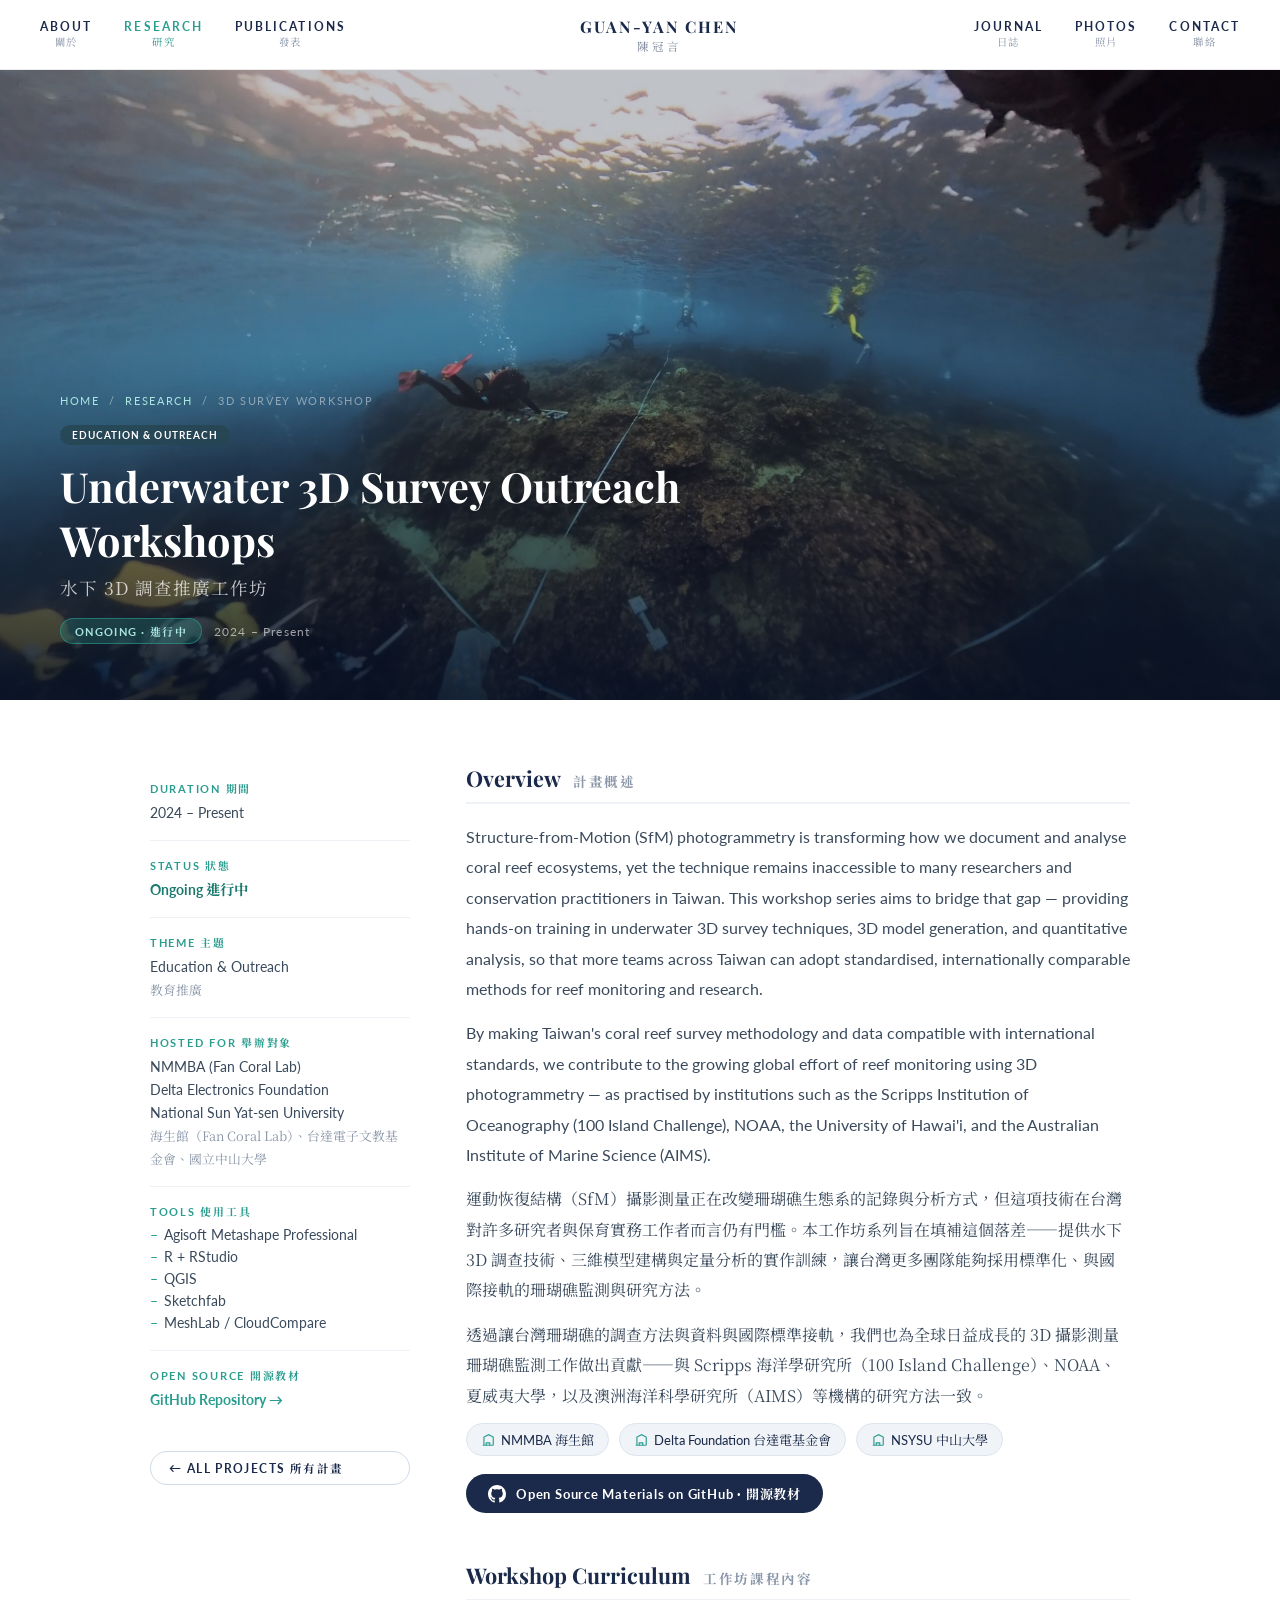
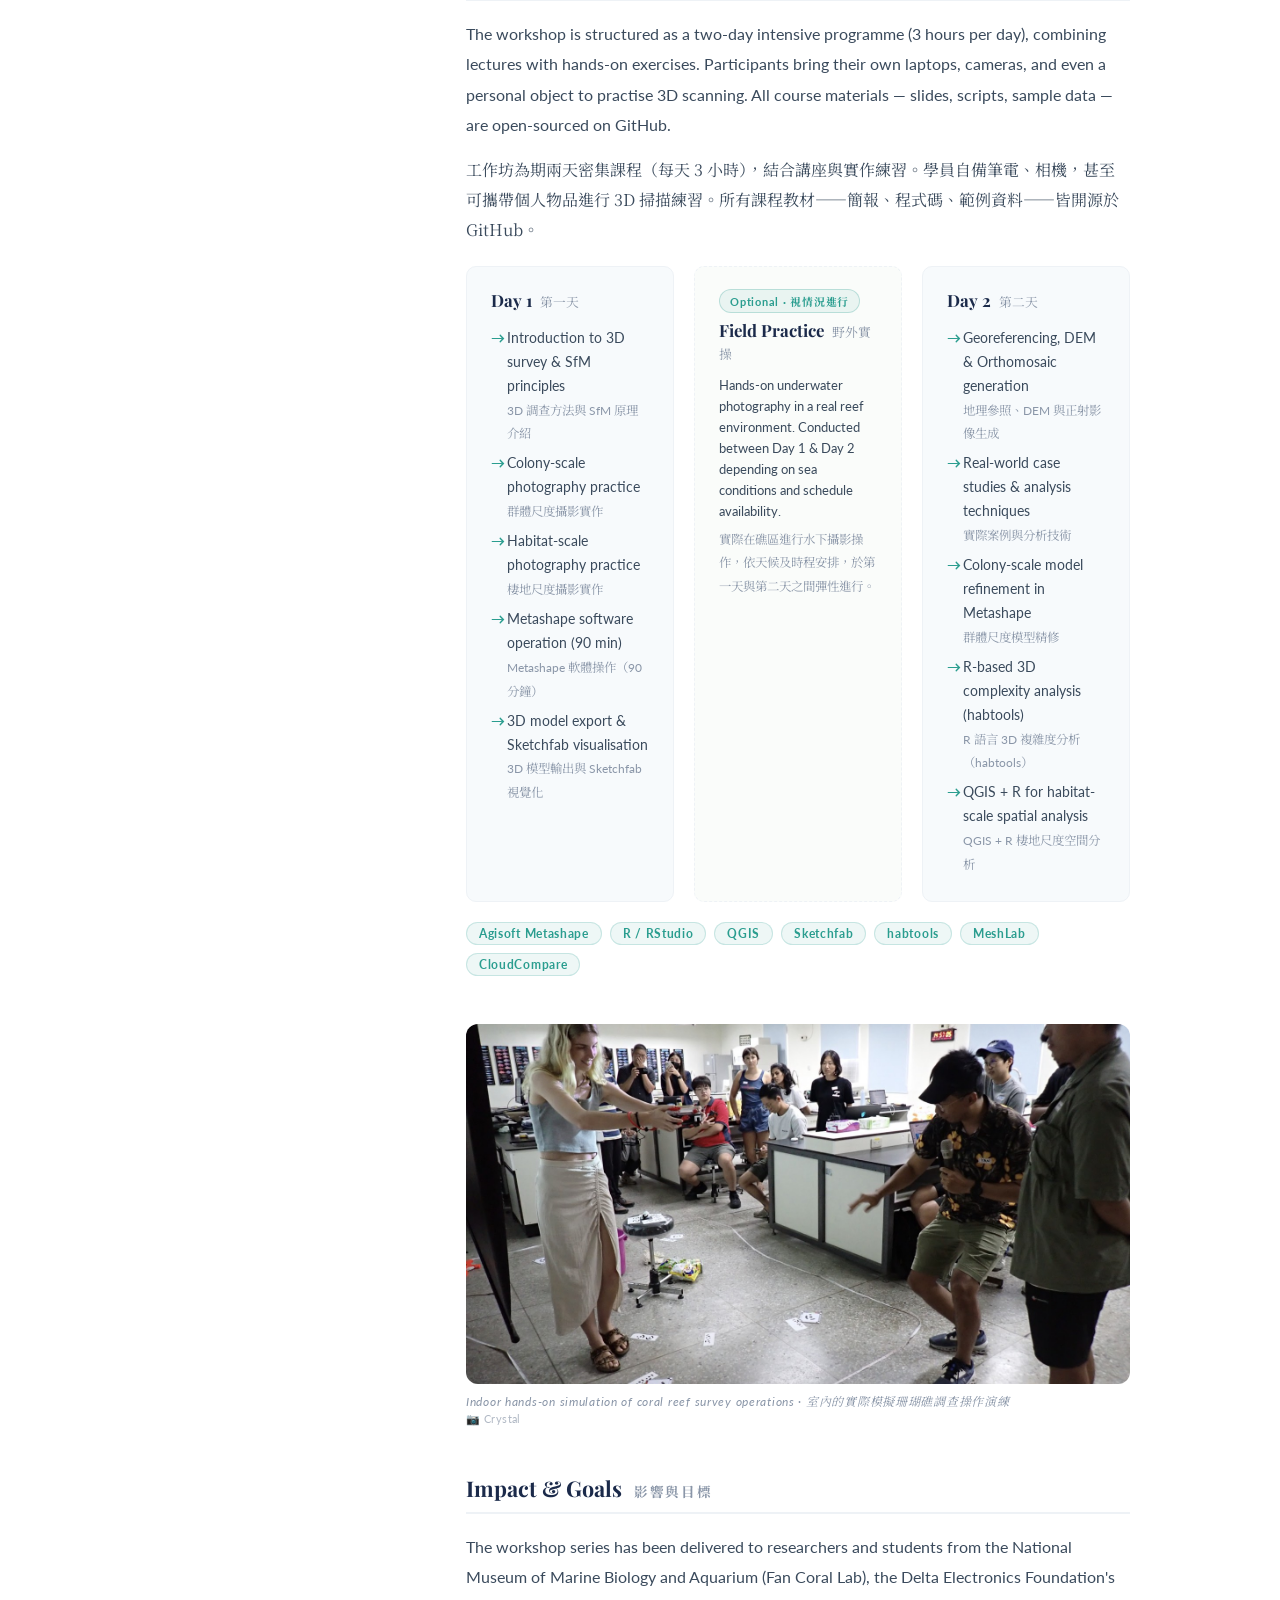
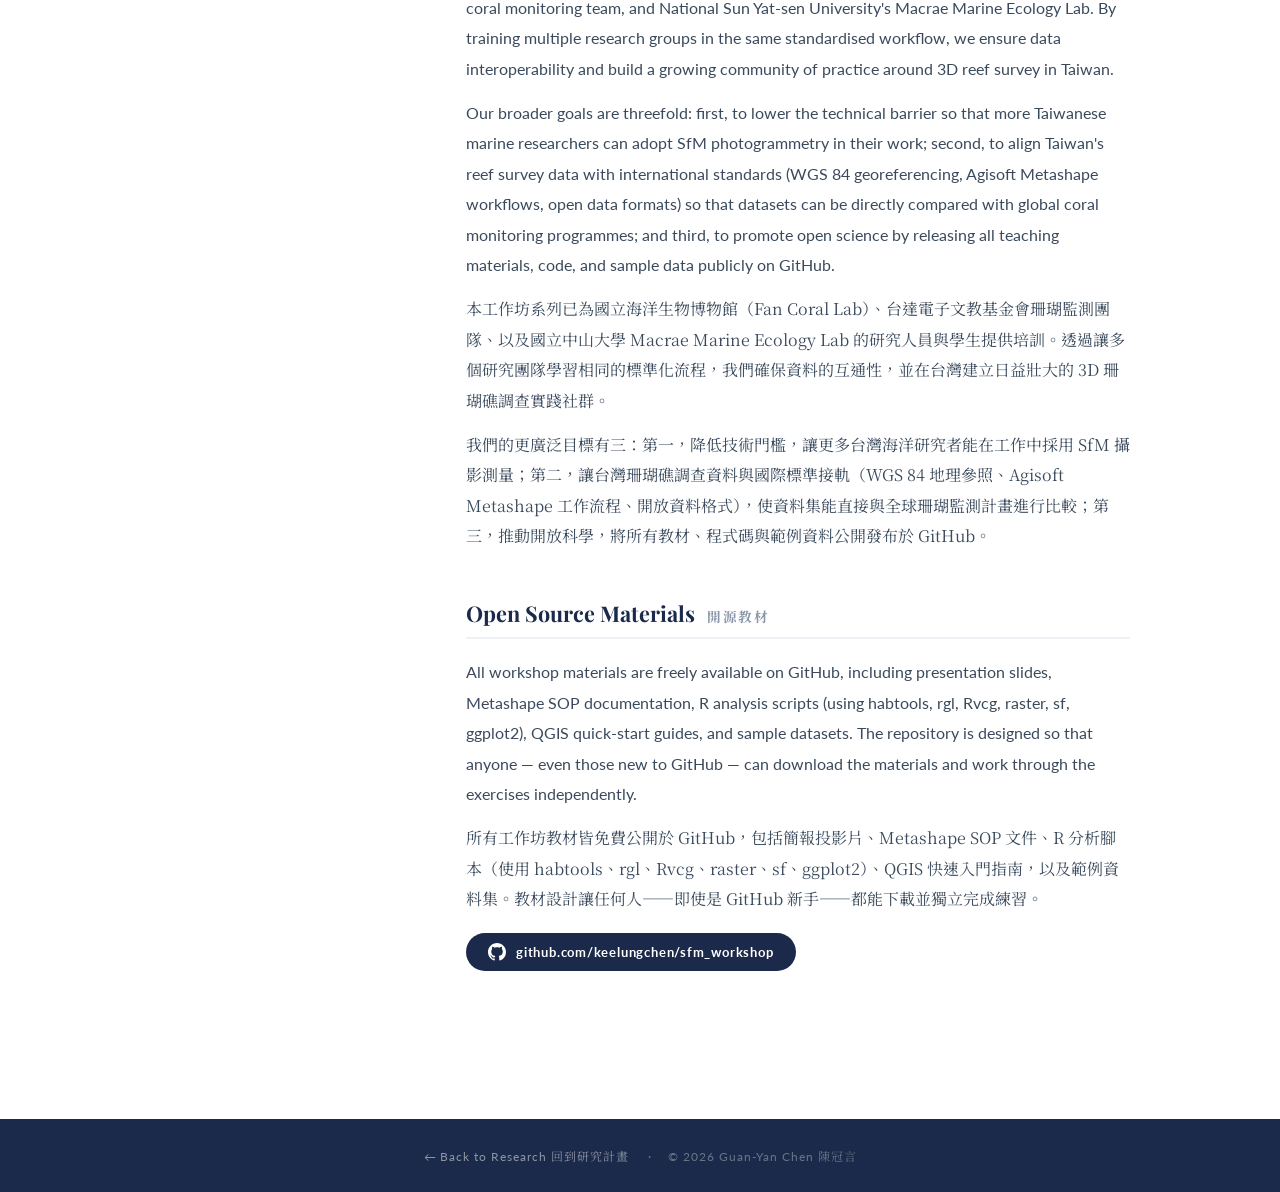
<file: project-sfmworkshop.html>
<!DOCTYPE html>
<html lang="zh-TW">
<head>
  <!-- Google tag (gtag.js) -->
  <script async src="https://www.googletagmanager.com/gtag/js?id=G-CVTZFCVZEM"></script>
  <script>
    window.dataLayer = window.dataLayer || [];
    function gtag(){dataLayer.push(arguments);}
    gtag('js', new Date());
    gtag('config', 'G-CVTZFCVZEM');
  </script>
  <meta charset="UTF-8" /><meta name="viewport" content="width=device-width, initial-scale=1.0" />
  <link rel="icon" type="image/x-icon" href="favicon.ico" />
  <link rel="icon" type="image/png" sizes="32x32" href="favicon-32x32.png" />
  <link rel="icon" type="image/png" sizes="16x16" href="favicon-16x16.png" />
  <link rel="apple-touch-icon" sizes="180x180" href="apple-touch-icon.png" />
  <link rel="manifest" href="site.webmanifest" />
  <title>Underwater 3D Survey Outreach Workshops — Guan-Yan Chen 陳冠言</title>
  <meta name="description" content="Hands-on workshops training researchers in SfM photogrammetry, 3D reef modelling with Metashape, and GIS-based coral analysis. Open-source materials on GitHub. Bridging Taiwan's coral survey methods with international standards." />
  <meta name="author" content="Guan-Yan Chen" />
  <link rel="canonical" href="https://keelungchen.github.io/website/project-sfmworkshop.html" />
  <meta property="og:type" content="article" />
  <meta property="og:site_name" content="Guan-Yan Chen 陳冠言" />
  <meta property="og:title" content="Underwater 3D Survey Outreach Workshops" />
  <meta property="og:description" content="Hands-on workshops training researchers in SfM photogrammetry, 3D reef modelling with Metashape, and GIS-based coral analysis. Open-source materials on GitHub." />
  <meta property="og:url" content="https://keelungchen.github.io/website/project-sfmworkshop.html" />
  <meta property="og:image" content="https://keelungchen.github.io/website/images/project-sfmworkshop_delta-volunteers.jpg" />
  <meta name="twitter:card" content="summary_large_image" />
  <meta name="twitter:title" content="Underwater 3D Survey Outreach Workshops" />
  <meta name="twitter:description" content="Hands-on workshops training researchers in SfM photogrammetry, 3D reef modelling with Metashape, and GIS-based coral analysis. Open-source materials on GitHub." />
  <meta name="twitter:image" content="https://keelungchen.github.io/website/images/project-sfmworkshop_delta-volunteers.jpg" />
  <link rel="preconnect" href="https://fonts.googleapis.com" />
  <link href="https://fonts.googleapis.com/css2?family=Playfair+Display:ital,wght@0,400;0,700;1,400&family=Lato:wght@300;400;700&family=Noto+Serif+TC:wght@400;700&display=swap" rel="stylesheet" />
  <link rel="stylesheet" href="project-style.css" />
  <style>
    .github-btn { display: inline-flex; align-items: center; gap: 10px; margin-top: 18px; font-size: 0.82rem; font-weight: 700; letter-spacing: 0.06em; color: #fff; background: #1B2A4A; border-radius: 30px; padding: 10px 22px; transition: all 0.25s; }
    .github-btn:hover { background: #2a9d8f; }
    .github-btn svg { width: 18px; height: 18px; fill: currentColor; }
    .workshop-grid { display: grid; grid-template-columns: 1fr 1fr 1fr; gap: 20px; margin-top: 20px; }
    .workshop-day { background: #f7fafc; border-radius: 10px; padding: 22px 24px; border: 1px solid #eef2f6; }
    .workshop-day h3 { font-family: 'Playfair Display', serif; font-size: 1.05rem; font-weight: 700; color: #1B2A4A; margin-bottom: 12px; }
    .workshop-day h3 .zh-label { font-family: 'Noto Serif TC', serif; font-size: 0.8rem; color: #8a96a8; font-weight: 400; margin-left: 8px; }
    .workshop-day ul { list-style: none; padding: 0; }
    .workshop-day ul li { font-size: 0.88rem; color: #3a4a5c; line-height: 1.7; padding: 3px 0 3px 16px; position: relative; }
    .workshop-day ul li::before { content: '→'; position: absolute; left: 0; color: #2a9d8f; font-weight: 700; }
    .tool-tags { display: flex; flex-wrap: wrap; gap: 8px; margin-top: 16px; }
    .tool-tag { font-size: 0.72rem; font-weight: 700; letter-spacing: 0.06em; color: #2a9d8f; background: rgba(42,157,143,0.08); border: 1px solid rgba(42,157,143,0.2); padding: 4px 12px; border-radius: 20px; }
    .host-list { display: flex; flex-wrap: wrap; gap: 10px; margin-top: 12px; }
    .host-chip { display: inline-flex; align-items: center; gap: 6px; font-size: 0.82rem; color: #1B2A4A; background: #f0f4f8; border-radius: 20px; padding: 6px 14px; border: 1px solid #dde4ec; }
    .host-chip svg { width: 14px; height: 14px; stroke: #2a9d8f; fill: none; stroke-width: 2; }
    .field-optional { border-style: dashed; background: #fafcfa; position: relative; }
    .field-optional-badge { display: inline-block; font-size: 0.68rem; font-weight: 700; letter-spacing: 0.07em; color: #2a9d8f; background: rgba(42,157,143,0.08); border: 1px solid rgba(42,157,143,0.25); border-radius: 20px; padding: 3px 10px; }
    @media (max-width: 900px) { .workshop-grid { grid-template-columns: 1fr 1fr; } }
    @media (max-width: 680px) { .workshop-grid { grid-template-columns: 1fr; } }
  </style>
</head>
<body>
<nav id="navbar">
  <div class="nav-left">
    <a href="index.html#about" class="nav-link"><span>About</span><span class="zh">關於</span></a>
    <a href="research.html" class="nav-link active"><span>Research</span><span class="zh">研究</span></a>
    <a href="index.html#publications" class="nav-link"><span>Publications</span><span class="zh">發表</span></a>
  </div>
  <a href="index.html" class="nav-brand"><span class="en">GUAN-YAN CHEN</span><span class="zh">陳冠言</span></a>
  <div class="nav-right">
    <a href="journal.html" class="nav-link"><span>Journal</span><span class="zh">日誌</span></a>
    <a href="index.html#photos" class="nav-link"><span>Photos</span><span class="zh">照片</span></a>
    <a href="index.html#contact" class="nav-link"><span>Contact</span><span class="zh">聯絡</span></a>
  </div>
  <button class="nav-toggle" onclick="document.querySelector('.nav-toggle').classList.toggle('open');document.querySelector('.nav-mobile-menu').classList.toggle('open');" aria-label="Menu">
    <span></span><span></span><span></span>
  </button>
</nav>
<div class="nav-mobile-menu">
  <a href="index.html#about"><span>About</span><span class="zh">關於</span></a>
  <a href="research.html"><span>Research</span><span class="zh">研究</span></a>
  <a href="index.html#publications"><span>Publications</span><span class="zh">發表</span></a>
  <a href="journal.html"><span>Journal</span><span class="zh">日誌</span></a>
  <a href="index.html#photos"><span>Photos</span><span class="zh">照片</span></a>
  <a href="index.html#contact"><span>Contact</span><span class="zh">聯絡</span></a>
</div>

<div class="project-hero" style="background-image: url('images/project-sfmworkshop_hero.jpg');">
  <div class="project-hero-overlay"></div>
  <div class="project-hero-content">
    <div class="breadcrumb"><a href="index.html">Home</a> &nbsp;/&nbsp; <a href="research.html">Research</a> &nbsp;/&nbsp; 3D Survey Workshop</div>
    <div class="project-theme-badge theme-outreach">Education &amp; Outreach</div>
    <h1 class="project-hero-title">Underwater 3D Survey Outreach Workshops</h1>
    <p class="project-hero-title-zh">水下 3D 調查推廣工作坊</p>
    <div class="project-hero-meta">
      <span class="status-badge ongoing">Ongoing · 進行中</span>
      <span class="year-badge">2024 – Present</span>
    </div>
  </div>
</div>

<div class="project-body">
  <aside class="project-sidebar">
    <div class="sidebar-block"><div class="sidebar-label">Duration 期間</div><div class="sidebar-value">2024 – Present</div></div>
    <div class="sidebar-block"><div class="sidebar-label">Status 狀態</div><div class="sidebar-value ongoing-text">Ongoing 進行中</div></div>
    <div class="sidebar-block"><div class="sidebar-label">Theme 主題</div><div class="sidebar-value">Education &amp; Outreach<br/><span class="zh-small">教育推廣</span></div></div>
    <div class="sidebar-block">
      <div class="sidebar-label">Hosted For 舉辦對象</div>
      <div class="sidebar-value">
        NMMBA (Fan Coral Lab)<br/>
        Delta Electronics Foundation<br/>
        National Sun Yat-sen University<br/>
        <span class="zh-small">海生館（Fan Coral Lab）、台達電子文教基金會、國立中山大學</span>
      </div>
    </div>
    <div class="sidebar-block">
      <div class="sidebar-label">Tools 使用工具</div>
      <ul class="sidebar-list">
        <li>Agisoft Metashape Professional</li>
        <li>R + RStudio</li>
        <li>QGIS</li>
        <li>Sketchfab</li>
        <li>MeshLab / CloudCompare</li>
      </ul>
    </div>
    <div class="sidebar-block">
      <div class="sidebar-label">Open Source 開源教材</div>
      <div class="sidebar-value"><a href="https://github.com/keelungchen/sfm_workshop" target="_blank" style="color:#2a9d8f; font-weight:700;">GitHub Repository →</a></div>
    </div>
    <a href="research.html" class="back-btn">← All Projects 所有計畫</a>
  </aside>

  <main class="project-main">
    <!-- Overview -->
    <section class="project-section fade-up">
      <h2 class="section-h2"><span class="en">Overview</span><span class="zh">計畫概述</span></h2>
      <p>Structure-from-Motion (SfM) photogrammetry is transforming how we document and analyse coral reef ecosystems, yet the technique remains inaccessible to many researchers and conservation practitioners in Taiwan. This workshop series aims to bridge that gap — providing hands-on training in underwater 3D survey techniques, 3D model generation, and quantitative analysis, so that more teams across Taiwan can adopt standardised, internationally comparable methods for reef monitoring and research.</p>
      <p>By making Taiwan's coral reef survey methodology and data compatible with international standards, we contribute to the growing global effort of reef monitoring using 3D photogrammetry — as practised by institutions such as the Scripps Institution of Oceanography (100 Island Challenge), NOAA, the University of Hawai'i, and the Australian Institute of Marine Science (AIMS).</p>
      <p class="zh-para">運動恢復結構（SfM）攝影測量正在改變珊瑚礁生態系的記錄與分析方式，但這項技術在台灣對許多研究者與保育實務工作者而言仍有門檻。本工作坊系列旨在填補這個落差——提供水下 3D 調查技術、三維模型建構與定量分析的實作訓練，讓台灣更多團隊能夠採用標準化、與國際接軌的珊瑚礁監測與研究方法。</p>
      <p class="zh-para">透過讓台灣珊瑚礁的調查方法與資料與國際標準接軌，我們也為全球日益成長的 3D 攝影測量珊瑚礁監測工作做出貢獻——與 Scripps 海洋學研究所（100 Island Challenge）、NOAA、夏威夷大學，以及澳洲海洋科學研究所（AIMS）等機構的研究方法一致。</p>

      <div class="host-list">
        <div class="host-chip"><svg viewBox="0 0 24 24"><path d="M3 21h18M5 21V7l8-4 8 4v14"/><path d="M9 21v-4h6v4"/></svg> NMMBA 海生館</div>
        <div class="host-chip"><svg viewBox="0 0 24 24"><path d="M3 21h18M5 21V7l8-4 8 4v14"/><path d="M9 21v-4h6v4"/></svg> Delta Foundation 台達電基金會</div>
        <div class="host-chip"><svg viewBox="0 0 24 24"><path d="M3 21h18M5 21V7l8-4 8 4v14"/><path d="M9 21v-4h6v4"/></svg> NSYSU 中山大學</div>
      </div>

      <a href="https://github.com/keelungchen/sfm_workshop" target="_blank" class="github-btn">
        <svg viewBox="0 0 24 24"><path d="M12 0C5.37 0 0 5.37 0 12c0 5.31 3.435 9.795 8.205 11.385.6.105.825-.255.825-.57 0-.285-.015-1.23-.015-2.235-3.015.555-3.795-.735-4.035-1.41-.135-.345-.72-1.41-1.23-1.695-.42-.225-1.02-.78-.015-.795.945-.015 1.62.87 1.845 1.23 1.08 1.815 2.805 1.305 3.495.99.105-.78.42-1.305.765-1.605-2.67-.3-5.46-1.335-5.46-5.925 0-1.305.465-2.385 1.23-3.225-.12-.3-.54-1.53.12-3.18 0 0 1.005-.315 3.3 1.23.96-.27 1.98-.405 3-.405s2.04.135 3 .405c2.295-1.56 3.3-1.23 3.3-1.23.66 1.65.24 2.88.12 3.18.765.84 1.23 1.905 1.23 3.225 0 4.605-2.805 5.625-5.475 5.925.435.375.81 1.095.81 2.22 0 1.605-.015 2.895-.015 3.3 0 .315.225.69.825.57A12.02 12.02 0 0 0 24 12c0-6.63-5.37-12-12-12z"/></svg>
        Open Source Materials on GitHub · 開源教材
      </a>
    </section>

    <!-- Workshop Curriculum -->
    <section class="project-section fade-up">
      <h2 class="section-h2"><span class="en">Workshop Curriculum</span><span class="zh">工作坊課程內容</span></h2>
      <p>The workshop is structured as a two-day intensive programme (3 hours per day), combining lectures with hands-on exercises. Participants bring their own laptops, cameras, and even a personal object to practise 3D scanning. All course materials — slides, scripts, sample data — are open-sourced on GitHub.</p>
      <p class="zh-para">工作坊為期兩天密集課程（每天 3 小時），結合講座與實作練習。學員自備筆電、相機，甚至可攜帶個人物品進行 3D 掃描練習。所有課程教材——簡報、程式碼、範例資料——皆開源於 GitHub。</p>

      <div class="workshop-grid">
        <div class="workshop-day">
          <h3>Day 1<span class="zh-label">第一天</span></h3>
          <ul>
            <li>Introduction to 3D survey &amp; SfM principles<br/><span style="font-size:0.78rem;color:#8a96a8;">3D 調查方法與 SfM 原理介紹</span></li>
            <li>Colony-scale photography practice<br/><span style="font-size:0.78rem;color:#8a96a8;">群體尺度攝影實作</span></li>
            <li>Habitat-scale photography practice<br/><span style="font-size:0.78rem;color:#8a96a8;">棲地尺度攝影實作</span></li>
            <li>Metashape software operation (90 min)<br/><span style="font-size:0.78rem;color:#8a96a8;">Metashape 軟體操作（90 分鐘）</span></li>
            <li>3D model export &amp; Sketchfab visualisation<br/><span style="font-size:0.78rem;color:#8a96a8;">3D 模型輸出與 Sketchfab 視覺化</span></li>
          </ul>
        </div>
        <div class="workshop-day field-optional">
          <div class="field-optional-badge">Optional · 視情況進行</div>
          <h3 style="margin-top:6px;">Field Practice<span class="zh-label">野外實操</span></h3>
          <p style="font-size:0.82rem;color:#3a4a5c;line-height:1.6;margin:0;">Hands-on underwater photography in a real reef environment. Conducted between Day 1 &amp; Day 2 depending on sea conditions and schedule availability.</p>
          <p style="font-size:0.78rem;color:#8a96a8;margin:6px 0 0;">實際在礁區進行水下攝影操作，依天候及時程安排，於第一天與第二天之間彈性進行。</p>
        </div>
        <div class="workshop-day">
          <h3>Day 2<span class="zh-label">第二天</span></h3>
          <ul>
            <li>Georeferencing, DEM &amp; Orthomosaic generation<br/><span style="font-size:0.78rem;color:#8a96a8;">地理參照、DEM 與正射影像生成</span></li>
            <li>Real-world case studies &amp; analysis techniques<br/><span style="font-size:0.78rem;color:#8a96a8;">實際案例與分析技術</span></li>
            <li>Colony-scale model refinement in Metashape<br/><span style="font-size:0.78rem;color:#8a96a8;">群體尺度模型精修</span></li>
            <li>R-based 3D complexity analysis (habtools)<br/><span style="font-size:0.78rem;color:#8a96a8;">R 語言 3D 複雜度分析（habtools）</span></li>
            <li>QGIS + R for habitat-scale spatial analysis<br/><span style="font-size:0.78rem;color:#8a96a8;">QGIS + R 棲地尺度空間分析</span></li>
          </ul>
        </div>
      </div>

      <div class="tool-tags" style="margin-top:20px;">
        <span class="tool-tag">Agisoft Metashape</span>
        <span class="tool-tag">R / RStudio</span>
        <span class="tool-tag">QGIS</span>
        <span class="tool-tag">Sketchfab</span>
        <span class="tool-tag">habtools</span>
        <span class="tool-tag">MeshLab</span>
        <span class="tool-tag">CloudCompare</span>
      </div>
    </section>

    <!-- Photo -->
    <div class="project-photo-full fade-up">
      <img src="images/project-sfmworkshop_session.jpg" alt="Workshop session" loading="lazy" />
      <p class="photo-caption">Indoor hands-on simulation of coral reef survey operations · 室內的實際模擬珊瑚礁調查操作演練</p>
    </div>

    <!-- Impact & Goals -->
    <section class="project-section fade-up">
      <h2 class="section-h2"><span class="en">Impact &amp; Goals</span><span class="zh">影響與目標</span></h2>
      <p>The workshop series has been delivered to researchers and students from the National Museum of Marine Biology and Aquarium (Fan Coral Lab), the Delta Electronics Foundation's coral monitoring team, and National Sun Yat-sen University's Macrae Marine Ecology Lab. By training multiple research groups in the same standardised workflow, we ensure data interoperability and build a growing community of practice around 3D reef survey in Taiwan.</p>
      <p>Our broader goals are threefold: first, to lower the technical barrier so that more Taiwanese marine researchers can adopt SfM photogrammetry in their work; second, to align Taiwan's reef survey data with international standards (WGS 84 georeferencing, Agisoft Metashape workflows, open data formats) so that datasets can be directly compared with global coral monitoring programmes; and third, to promote open science by releasing all teaching materials, code, and sample data publicly on GitHub.</p>
      <p class="zh-para">本工作坊系列已為國立海洋生物博物館（Fan Coral Lab）、台達電子文教基金會珊瑚監測團隊、以及國立中山大學 Macrae Marine Ecology Lab 的研究人員與學生提供培訓。透過讓多個研究團隊學習相同的標準化流程，我們確保資料的互通性，並在台灣建立日益壯大的 3D 珊瑚礁調查實踐社群。</p>
      <p class="zh-para">我們的更廣泛目標有三：第一，降低技術門檻，讓更多台灣海洋研究者能在工作中採用 SfM 攝影測量；第二，讓台灣珊瑚礁調查資料與國際標準接軌（WGS 84 地理參照、Agisoft Metashape 工作流程、開放資料格式），使資料集能直接與全球珊瑚監測計畫進行比較；第三，推動開放科學，將所有教材、程式碼與範例資料公開發布於 GitHub。</p>
    </section>

    <!-- Open Source Materials -->
    <section class="project-section fade-up">
      <h2 class="section-h2"><span class="en">Open Source Materials</span><span class="zh">開源教材</span></h2>
      <p>All workshop materials are freely available on GitHub, including presentation slides, Metashape SOP documentation, R analysis scripts (using habtools, rgl, Rvcg, raster, sf, ggplot2), QGIS quick-start guides, and sample datasets. The repository is designed so that anyone — even those new to GitHub — can download the materials and work through the exercises independently.</p>
      <p class="zh-para">所有工作坊教材皆免費公開於 GitHub，包括簡報投影片、Metashape SOP 文件、R 分析腳本（使用 habtools、rgl、Rvcg、raster、sf、ggplot2）、QGIS 快速入門指南，以及範例資料集。教材設計讓任何人——即使是 GitHub 新手——都能下載並獨立完成練習。</p>
      <a href="https://github.com/keelungchen/sfm_workshop" target="_blank" class="github-btn">
        <svg viewBox="0 0 24 24"><path d="M12 0C5.37 0 0 5.37 0 12c0 5.31 3.435 9.795 8.205 11.385.6.105.825-.255.825-.57 0-.285-.015-1.23-.015-2.235-3.015.555-3.795-.735-4.035-1.41-.135-.345-.72-1.41-1.23-1.695-.42-.225-1.02-.78-.015-.795.945-.015 1.62.87 1.845 1.23 1.08 1.815 2.805 1.305 3.495.99.105-.78.42-1.305.765-1.605-2.67-.3-5.46-1.335-5.46-5.925 0-1.305.465-2.385 1.23-3.225-.12-.3-.54-1.53.12-3.18 0 0 1.005-.315 3.3 1.23.96-.27 1.98-.405 3-.405s2.04.135 3 .405c2.295-1.56 3.3-1.23 3.3-1.23.66 1.65.24 2.88.12 3.18.765.84 1.23 1.905 1.23 3.225 0 4.605-2.805 5.625-5.475 5.925.435.375.81 1.095.81 2.22 0 1.605-.015 2.895-.015 3.3 0 .315.225.69.825.57A12.02 12.02 0 0 0 24 12c0-6.63-5.37-12-12-12z"/></svg>
        github.com/keelungchen/sfm_workshop
      </a>
    </section>
  </main>
</div>

<footer>
  <span><a href="research.html">← Back to Research 回到研究計畫</a></span>
  <span>·</span><span>© 2026 Guan-Yan Chen 陳冠言</span>
</footer>
<script>
  window.addEventListener('scroll', () => { document.getElementById('navbar').classList.toggle('scrolled', window.scrollY > 50); });
  const obs = new IntersectionObserver((e) => { e.forEach((en,i) => { if(en.isIntersecting){ setTimeout(()=>en.target.classList.add('visible'),i*100); obs.unobserve(en.target); } }); }, {threshold:0.1});
  document.querySelectorAll('.fade-up').forEach(el => obs.observe(el));
</script>

<!-- Image Fallback -->
<script>
(function imgFallbackBg() {
  function checkBg(localSrc, fallbackSrc, cssSelector) {
    var probe = new Image();
    probe.onerror = function () {
      document.querySelectorAll(cssSelector).forEach(function (el) {
        el.style.backgroundImage = "url('" + fallbackSrc + "')";
      });
    };
    probe.src = localSrc;
  }
  document.addEventListener('DOMContentLoaded', function () {
    checkBg('images/project-sfmworkshop_hero.jpg', 'https://images.unsplash.com/photo-1583212292454-1fe6229603b7?w=1800&q=85&auto=format&fit=crop', '.project-hero');
  });
})();
</script>

<!-- Photo Registry: 自動套用拍攝者資訊 -->
<script src="photo-registry.js"></script>
<script>document.addEventListener('DOMContentLoaded', applyProjectCaptions);</script>
</body>
</html>
</file>
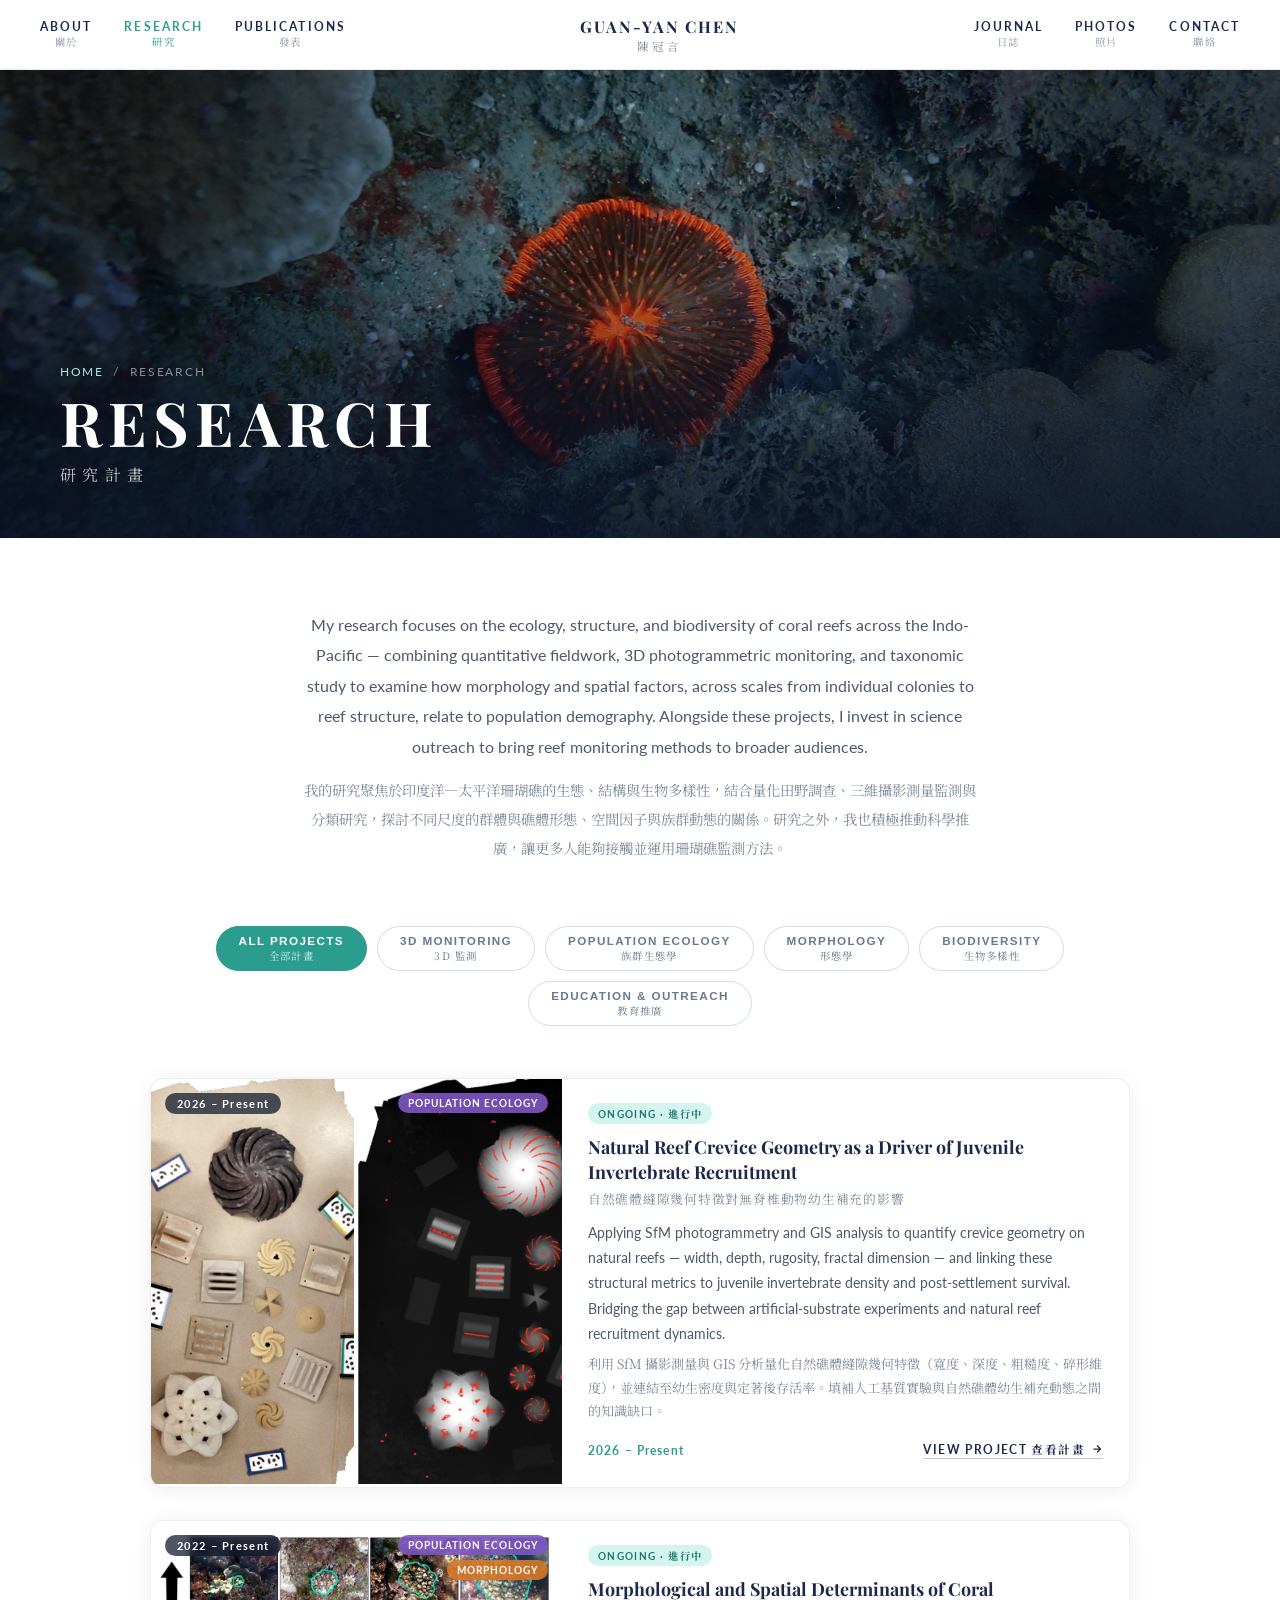
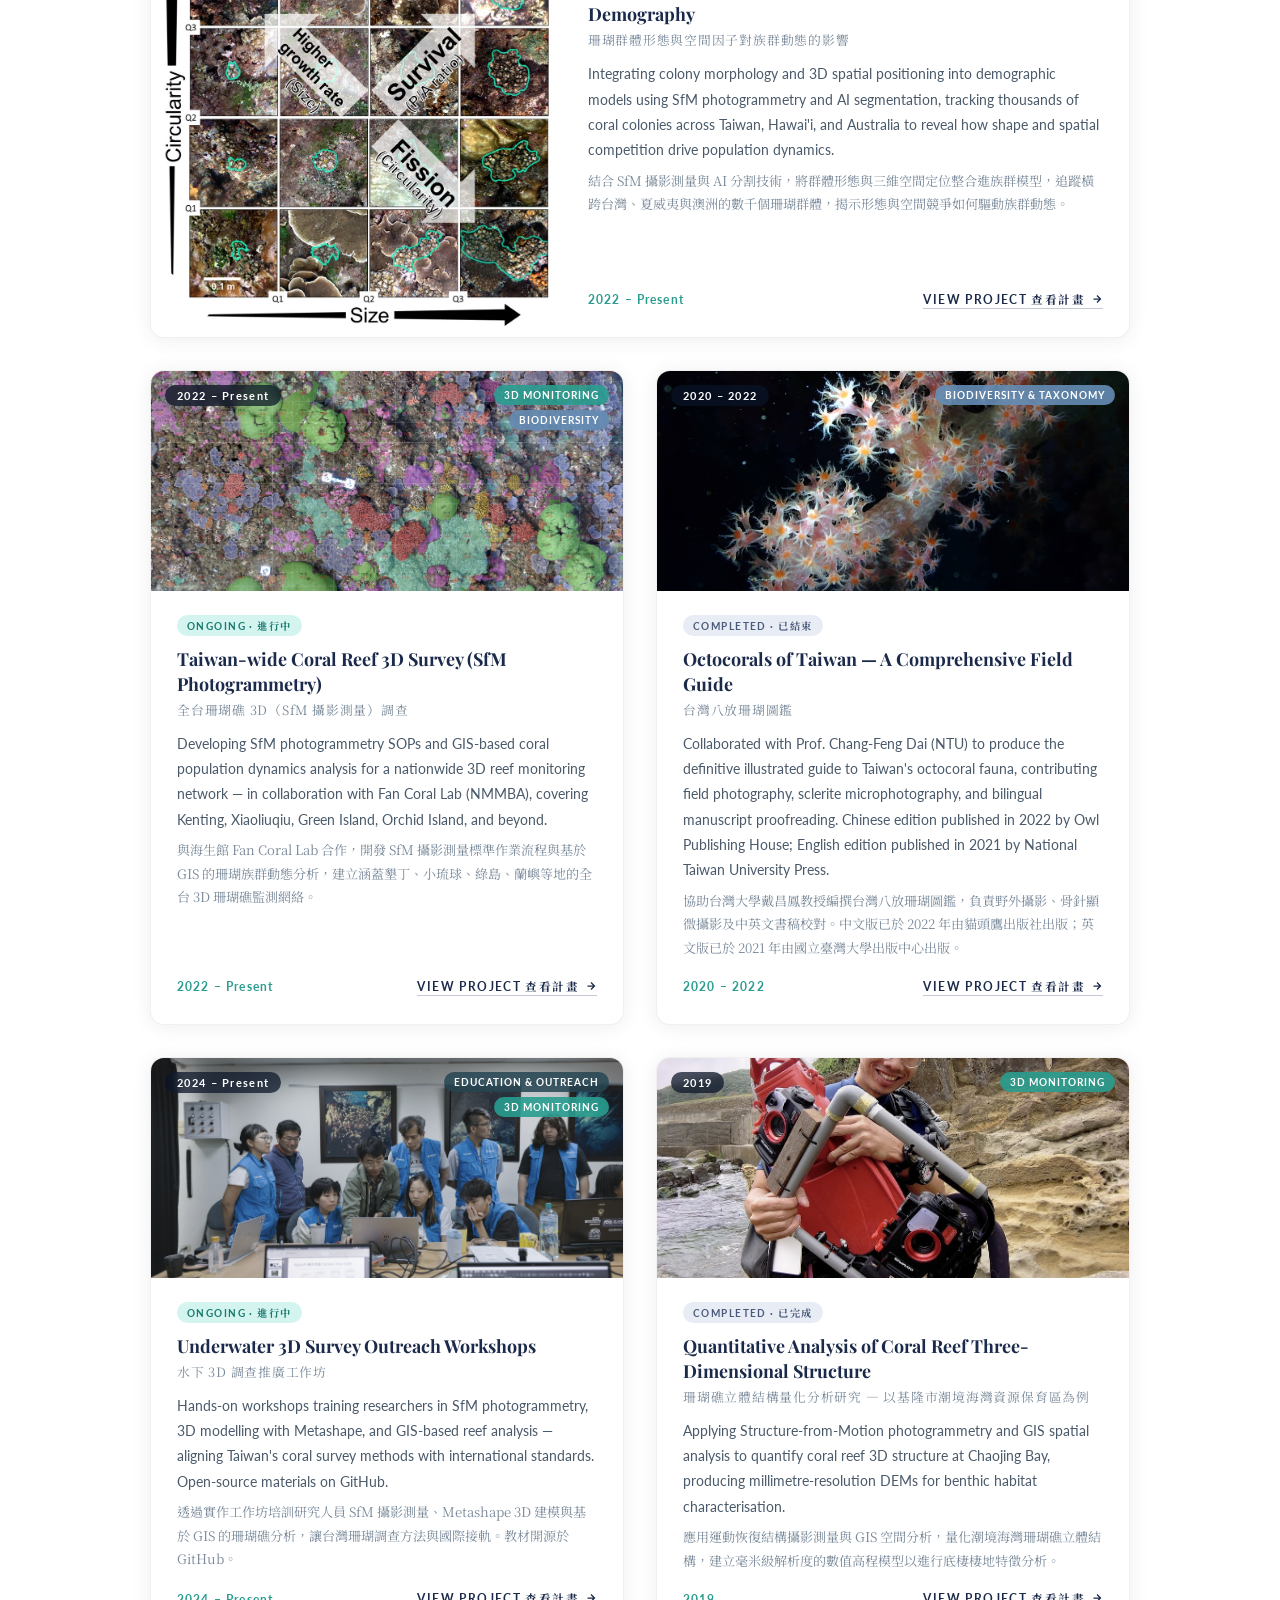
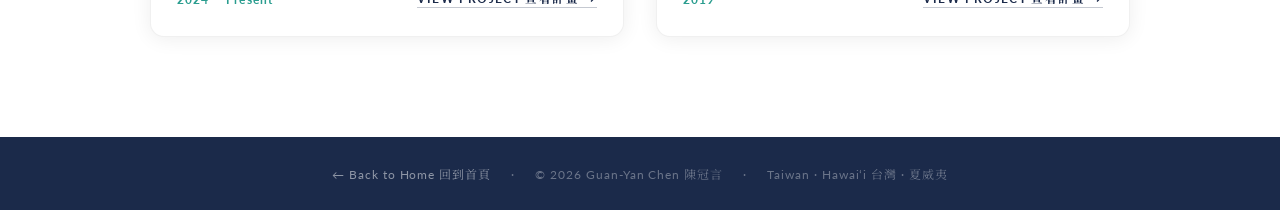
<file: research.html>
<!DOCTYPE html>
<html lang="zh-TW">
<head>
  <!-- Google tag (gtag.js) -->
  <script async src="https://www.googletagmanager.com/gtag/js?id=G-CVTZFCVZEM"></script>
  <script>
    window.dataLayer = window.dataLayer || [];
    function gtag(){dataLayer.push(arguments);}
    gtag('js', new Date());
    gtag('config', 'G-CVTZFCVZEM');
  </script>
  <meta charset="UTF-8" />
  <meta name="viewport" content="width=device-width, initial-scale=1.0" />
  <link rel="icon" type="image/x-icon" href="favicon.ico" />
  <link rel="icon" type="image/png" sizes="32x32" href="favicon-32x32.png" />
  <link rel="icon" type="image/png" sizes="16x16" href="favicon-16x16.png" />
  <link rel="apple-touch-icon" sizes="180x180" href="apple-touch-icon.png" />
  <link rel="manifest" href="site.webmanifest" />
  <title>Research 研究計畫 — Guan-Yan Chen 陳冠言</title>
  <meta name="description" content="Research projects by Guan-Yan Chen: coral reef demography, Taiwan-wide 3D reef monitoring with SfM photogrammetry, octocoral taxonomy, reef crevice recruitment ecology, and science outreach workshops." />
  <meta name="author" content="Guan-Yan Chen" />
  <link rel="canonical" href="https://keelungchen.github.io/website/research.html" />
  <meta property="og:type" content="website" />
  <meta property="og:site_name" content="Guan-Yan Chen 陳冠言" />
  <meta property="og:title" content="Research Projects — Guan-Yan Chen 陳冠言" />
  <meta property="og:description" content="Research projects by Guan-Yan Chen: coral reef demography, 3D reef monitoring, octocoral taxonomy, reef crevice recruitment ecology, and science outreach workshops." />
  <meta property="og:url" content="https://keelungchen.github.io/website/research.html" />
  <meta property="og:image" content="https://keelungchen.github.io/website/images/hero_research-page-survey.jpg" />
  <meta name="twitter:card" content="summary_large_image" />
  <meta name="twitter:title" content="Research Projects — Guan-Yan Chen 陳冠言" />
  <meta name="twitter:description" content="Research projects by Guan-Yan Chen: coral reef demography, 3D reef monitoring, octocoral taxonomy, reef crevice recruitment ecology, and science outreach workshops." />
  <meta name="twitter:image" content="https://keelungchen.github.io/website/images/hero_research-page-survey.jpg" />
  <link rel="preconnect" href="https://fonts.googleapis.com" />
  <link rel="preconnect" href="https://fonts.gstatic.com" crossorigin />
  <link href="https://fonts.googleapis.com/css2?family=Playfair+Display:ital,wght@0,400;0,700;1,400&family=Lato:wght@300;400;700&family=Noto+Serif+TC:wght@400;700&display=swap" rel="stylesheet" />
  <style>
    *, *::before, *::after { box-sizing: border-box; margin: 0; padding: 0; }
    html { scroll-behavior: smooth; overflow-x: hidden; }
    body { font-family: 'Lato', 'Noto Serif TC', sans-serif; color: #1a1a2e; background: #fff; overflow-x: hidden; width: 100%; }
    a { text-decoration: none; color: inherit; }
    img { max-width: 100%; display: block; }

    /* ── NAVBAR ── */
    #navbar {
      position: fixed; top: 0; left: 0; right: 0; z-index: 1000;
      background: rgba(255,255,255,0.97); backdrop-filter: blur(6px); -webkit-backdrop-filter: blur(6px);
      border-bottom: 1px solid rgba(0,0,0,0.08);
      height: 70px; display: flex; align-items: center;
      justify-content: space-between; padding: 0 40px;
      transition: box-shadow 0.3s; max-width: 100vw; overflow: hidden;
    }
    #navbar.scrolled { box-shadow: 0 2px 20px rgba(0,0,0,0.1); }
    .nav-left, .nav-right { display: flex; gap: 32px; align-items: center; }
    .nav-brand { text-align: center; flex: 0 0 auto; min-width: 0; }
    .nav-brand .en { font-family: 'Playfair Display', serif; font-size: 1rem; font-weight: 700; letter-spacing: 0.12em; text-transform: uppercase; color: #1B2A4A; display: block; white-space: nowrap; }
    .nav-brand .zh { font-family: 'Noto Serif TC', serif; font-size: 0.72rem; color: #7a8599; letter-spacing: 0.25em; display: block; margin-top: 1px; }
    .nav-link { font-size: 0.72rem; font-weight: 700; letter-spacing: 0.18em; text-transform: uppercase; color: #1B2A4A; transition: color 0.2s; display: flex; flex-direction: column; align-items: center; gap: 1px; white-space: nowrap; }
    .nav-link .zh { font-size: 0.65rem; letter-spacing: 0.15em; font-weight: 400; color: #8a96a8; font-family: 'Noto Serif TC', serif; }
    .nav-link:hover, .nav-link.active { color: #2a9d8f; }
    .nav-link:hover .zh, .nav-link.active .zh { color: #2a9d8f; }
    .nav-toggle { display: none; background: none; border: none; cursor: pointer; padding: 8px; z-index: 1100; flex-shrink: 0; -webkit-tap-highlight-color: transparent; }
    .nav-toggle span { display: block; width: 22px; height: 2px; background: #1B2A4A; margin: 5px 0; border-radius: 2px; transition: all 0.3s; }
    .nav-toggle.open span:nth-child(1) { transform: rotate(45deg) translate(5px, 5px); }
    .nav-toggle.open span:nth-child(2) { opacity: 0; }
    .nav-toggle.open span:nth-child(3) { transform: rotate(-45deg) translate(5px, -5px); }
    .nav-mobile-menu { display: none; }
    @media (max-width: 860px) { #navbar { padding: 0 20px; } .nav-left,.nav-right { gap: 16px; } .nav-link .zh { display: none; } }
    @media (max-width: 768px) {
      #navbar { padding: 0 16px; }
      .nav-left, .nav-right { display: none !important; }
      .nav-toggle { display: block !important; }
      .nav-mobile-menu.open {
        display: flex; position: fixed; top: 70px; left: 0; right: 0;
        background: rgba(255,255,255,0.98); -webkit-backdrop-filter: blur(10px); backdrop-filter: blur(10px);
        padding: 20px 24px 28px; flex-direction: column; gap: 6px;
        border-bottom: 1px solid rgba(0,0,0,0.08);
        box-shadow: 0 8px 30px rgba(0,0,0,0.1); z-index: 999; max-width: 100vw;
      }
      .nav-mobile-menu a {
        font-size: 0.82rem; font-weight: 700; letter-spacing: 0.14em; text-transform: uppercase;
        color: #1B2A4A; padding: 10px 0; border-bottom: 1px solid #eef2f6; transition: color 0.2s;
        display: flex; align-items: center; gap: 10px;
      }
      .nav-mobile-menu a:last-child { border-bottom: none; }
      .nav-mobile-menu a .zh { font-family: 'Noto Serif TC', serif; font-size: 0.72rem; font-weight: 400; color: #8a96a8; }
      .nav-mobile-menu a:hover, .nav-mobile-menu a.active { color: #2a9d8f; }
    }

    /* ── PAGE HERO ── */
    .page-hero {
      height: 52vh; min-height: 360px;
      position: relative; display: flex; align-items: flex-end;
      overflow: hidden; margin-top: 70px;
    }
    .page-hero-bg {
      position: absolute; inset: 0;
      /* 🖼️ 圖片 | 研究總覽頁 Hero 背景圖 URL */
      background-image: url('images/hero_research-page-survey.jpg');
      background-size: cover; background-position: center 50%;
    }
    .page-hero-overlay {
      position: absolute; inset: 0;
      background: linear-gradient(to top, rgba(10,20,40,0.82) 0%, rgba(10,20,40,0.2) 60%);
    }
    .page-hero-content {
      position: relative; z-index: 2;
      padding: 0 60px 52px; color: #fff;
    }
    .page-hero-content .en { font-family: 'Playfair Display', serif; font-size: clamp(2.2rem, 5vw, 3.8rem); font-weight: 700; letter-spacing: 0.1em; text-transform: uppercase; line-height: 1; }
    .page-hero-content .zh { font-family: 'Noto Serif TC', serif; font-size: 1rem; letter-spacing: 0.4em; opacity: 0.75; margin-top: 10px; }
    .breadcrumb { font-size: 0.72rem; letter-spacing: 0.15em; text-transform: uppercase; color: rgba(255,255,255,0.5); margin-bottom: 14px; }
    .breadcrumb a { color: #a8e6df; } .breadcrumb a:hover { text-decoration: underline; }

    /* ── TIMELINE LAYOUT ── */
    .page-body { max-width: 1060px; margin: 0 auto; padding: 72px 40px 100px; }

    .section-intro { text-align: center; max-width: 680px; margin: 0 auto 64px; }
    .section-intro p { font-size: 1rem; line-height: 1.9; color: #4a5a6c; }
    .section-intro .zh { font-family: 'Noto Serif TC', serif; font-size: 0.9rem; color: #7a8a9a; margin-top: 14px; line-height: 2; }

    /* Filter bar */
    .filter-bar {
      display: flex; gap: 10px; flex-wrap: wrap;
      margin-bottom: 52px; justify-content: center;
    }
    .filter-btn {
      padding: 7px 22px; border-radius: 30px; border: 1.5px solid #d0dce8;
      font-size: 0.73rem; font-weight: 700; letter-spacing: 0.12em; text-transform: uppercase;
      color: #6a7a8c; cursor: pointer; background: #fff; transition: all 0.2s;
      display: flex; flex-direction: column; align-items: center; gap: 1px;
    }
    .filter-btn .zh { font-family: 'Noto Serif TC', serif; font-size: 0.65rem; font-weight: 400; letter-spacing: 0.12em; }
    .filter-btn:hover { border-color: #2a9d8f; color: #2a9d8f; }
    .filter-btn.active { background: #2a9d8f; border-color: #2a9d8f; color: #fff; }
    .filter-btn.active .zh { color: rgba(255,255,255,0.85); }

    /* Projects grid */
    .projects-grid {
      display: grid;
      grid-template-columns: repeat(2, 1fr);
      gap: 32px;
    }
    @media (max-width: 720px) { .projects-grid { grid-template-columns: 1fr; } }

    .project-card {
      background: #fff; border-radius: 14px; overflow: hidden;
      box-shadow: 0 2px 20px rgba(0,0,0,0.07);
      transition: box-shadow 0.25s, transform 0.25s;
      display: flex; flex-direction: column;
      border: 1px solid rgba(0,0,0,0.06);
    }
    .project-card:hover { box-shadow: 0 10px 40px rgba(0,0,0,0.13); transform: translateY(-4px); }

    .project-img { height: 220px; overflow: hidden; position: relative; flex-shrink: 0; }
    .project-img img { width: 100%; height: 100%; object-fit: cover; transition: transform 0.5s; }
    .project-card:hover .project-img img { transform: scale(1.06); }

    .project-year-badge {
      position: absolute; top: 14px; left: 14px;
      background: rgba(10,20,40,0.72); backdrop-filter: blur(4px);
      color: #fff; font-size: 0.68rem; font-weight: 700;
      letter-spacing: 0.12em; padding: 4px 12px; border-radius: 20px;
    }
    .badge-stack {
      position: absolute; top: 14px; right: 14px;
      display: flex; flex-direction: column; align-items: flex-end; gap: 5px;
    }
    .project-theme-badge {
      font-size: 0.63rem; font-weight: 700; letter-spacing: 0.1em;
      padding: 4px 10px; border-radius: 20px;
      text-transform: uppercase;
    }
    .theme-monitoring          { background: rgba(42,157,143,0.9);  color: #fff; }
    .theme-biodiversity        { background: rgba(100,140,180,0.9); color: #fff; }
    .theme-population-ecology  { background: rgba(126,87,194,0.9);  color: #fff; }
    .theme-morphology          { background: rgba(214,120,40,0.9);  color: #fff; }
    .theme-outreach            { background: rgba(38,70,83,0.85);   color: #fff; }

    .project-body { padding: 24px 26px 28px; display: flex; flex-direction: column; flex: 1; }
    .project-meta { display: flex; align-items: center; gap: 10px; margin-bottom: 10px; }
    .project-status {
      font-size: 0.64rem; font-weight: 700; letter-spacing: 0.14em;
      text-transform: uppercase; padding: 3px 10px; border-radius: 20px;
    }
    .status-ongoing { background: #d4f4ef; color: #1a7a6e; }
    .status-completed { background: #e8ecf4; color: #4a5a7a; }
    .project-title-en { font-family: 'Playfair Display', serif; font-size: 1.12rem; font-weight: 700; color: #1B2A4A; line-height: 1.4; margin-bottom: 4px; }
    .project-title-zh { font-family: 'Noto Serif TC', serif; font-size: 0.8rem; color: #7a8a9a; margin-bottom: 12px; letter-spacing: 0.06em; }
    .project-excerpt { font-size: 0.88rem; line-height: 1.8; color: #4a5a6a; flex: 1; }
    .project-excerpt .zh { font-family: 'Noto Serif TC', serif; font-size: 0.82rem; color: #7a8a9a; display: block; margin-top: 6px; }
    .project-footer { margin-top: 18px; display: flex; align-items: center; justify-content: space-between; }
    .project-year-text { font-size: 0.72rem; color: #2a9d8f; font-weight: 700; letter-spacing: 0.1em; }
    .project-link {
      display: inline-flex; align-items: center; gap: 6px;
      font-size: 0.72rem; font-weight: 700; letter-spacing: 0.12em; text-transform: uppercase;
      color: #1B2A4A; border-bottom: 1.5px solid rgba(27,42,74,0.25);
      padding-bottom: 1px; transition: color 0.2s, border-color 0.2s;
    }
    .project-link:hover { color: #2a9d8f; border-color: #2a9d8f; }
    .project-link svg { width: 12px; height: 12px; transition: transform 0.2s; }
    .project-link:hover svg { transform: translateX(3px); }

    /* Featured card — full width */
    .project-card.featured { grid-column: 1 / -1; flex-direction: row; }
    .project-card.featured .project-img { width: 42%; height: auto; min-height: 280px; }
    @media (max-width: 720px) { .project-card.featured { flex-direction: column; } .project-card.featured .project-img { width: 100%; height: 220px; } }

    /* Scroll animations */
    .fade-up { opacity: 0; transform: translateY(24px); transition: opacity 0.6s ease, transform 0.6s ease; }
    .fade-up.visible { opacity: 1; transform: translateY(0); }

    /* Footer */
    footer { background: #1B2A4A; color: rgba(255,255,255,0.35); text-align: center; padding: 28px 20px; font-size: 0.75rem; letter-spacing: 0.08em; }
    footer span { margin: 0 8px; }
    footer a { color: rgba(255,255,255,0.5); }
    footer a:hover { color: rgba(255,255,255,0.8); }
  </style>
</head>
<body>

<!-- NAVBAR -->
<nav id="navbar">
  <div class="nav-left">
    <a href="index.html#about" class="nav-link"><span>About</span><span class="zh">關於</span></a>
    <a href="research.html" class="nav-link active"><span>Research</span><span class="zh">研究</span></a>
    <a href="index.html#publications" class="nav-link"><span>Publications</span><span class="zh">發表</span></a>
  </div>
  <a href="index.html" class="nav-brand">
    <span class="en">GUAN-YAN CHEN</span>
    <span class="zh">陳冠言</span>
  </a>
  <div class="nav-right">
    <a href="journal.html" class="nav-link"><span>Journal</span><span class="zh">日誌</span></a>
    <a href="index.html#photos" class="nav-link"><span>Photos</span><span class="zh">照片</span></a>
    <a href="index.html#contact" class="nav-link"><span>Contact</span><span class="zh">聯絡</span></a>
  </div>
  <button class="nav-toggle" onclick="document.querySelector('.nav-toggle').classList.toggle('open');document.querySelector('.nav-mobile-menu').classList.toggle('open');" aria-label="Menu">
    <span></span><span></span><span></span>
  </button>
</nav>
<div class="nav-mobile-menu">
  <a href="index.html#about"><span>About</span><span class="zh">關於</span></a>
  <a href="research.html"><span>Research</span><span class="zh">研究</span></a>
  <a href="index.html#publications"><span>Publications</span><span class="zh">發表</span></a>
  <a href="journal.html"><span>Journal</span><span class="zh">日誌</span></a>
  <a href="index.html#photos"><span>Photos</span><span class="zh">照片</span></a>
  <a href="index.html#contact"><span>Contact</span><span class="zh">聯絡</span></a>
</div>

<!-- PAGE HERO -->
<div class="page-hero">
  <div class="page-hero-bg"></div>
  <div class="page-hero-overlay"></div>
  <div class="page-hero-content">
    <div class="breadcrumb"><a href="index.html">Home</a> &nbsp;/&nbsp; Research</div>
    <div class="en">Research</div>
    <div class="zh">研究計畫</div>
  </div>
</div>

<!-- BODY -->
<div class="page-body">

  <!-- ✏️ 文字 | 研究總覽頁說明段落（英文 + 中文） -->
  <div class="section-intro fade-up">
    <p>My research focuses on the ecology, structure, and biodiversity of coral reefs across the Indo-Pacific — combining quantitative fieldwork, 3D photogrammetric monitoring, and taxonomic study to examine how morphology and spatial factors, across scales from individual colonies to reef structure, relate to population demography. Alongside these projects, I invest in science outreach to bring reef monitoring methods to broader audiences.</p>
    <p class="zh">我的研究聚焦於印度洋—太平洋珊瑚礁的生態、結構與生物多樣性，結合量化田野調查、三維攝影測量監測與分類研究，探討不同尺度的群體與礁體形態、空間因子與族群動態的關係。研究之外，我也積極推動科學推廣，讓更多人能夠接觸並運用珊瑚礁監測方法。</p>
  </div>

  <!-- Filter bar -->
  <div class="filter-bar fade-up">
    <button class="filter-btn active" onclick="filterProjects('all', this)">
      <span>All Projects</span><span class="zh">全部計畫</span>
    </button>
    <button class="filter-btn" onclick="filterProjects('monitoring', this)">
      <span>3D Monitoring</span><span class="zh">3D 監測</span>
    </button>
    <button class="filter-btn" onclick="filterProjects('population-ecology', this)">
      <span>Population Ecology</span><span class="zh">族群生態學</span>
    </button>
    <button class="filter-btn" onclick="filterProjects('morphology', this)">
      <span>Morphology</span><span class="zh">形態學</span>
    </button>
    <button class="filter-btn" onclick="filterProjects('biodiversity', this)">
      <span>Biodiversity</span><span class="zh">生物多樣性</span>
    </button>
    <button class="filter-btn" onclick="filterProjects('outreach', this)">
      <span>Education &amp; Outreach</span><span class="zh">教育推廣</span>
    </button>
  </div>

  <!-- 🖼️ 圖片 ✏️ 文字 🔗 連結 | 計畫卡片網格：修改各卡片的圖片、標題、摘要、年份 -->
  <!-- ➕ 新增 | 在此網格內複製一個 <div class="project-card fade-up"> 新增計畫卡片 -->
  <!-- Projects grid -->
  <div class="projects-grid" id="projectsGrid">

    <!-- PROJECT — Reef Crevice & Juvenile Recruitment 2026–Present -->
    <div class="project-card featured fade-up" data-tags="population-ecology">
      <div class="project-img">
        <img src="images/project-crevice_survey.jpg" alt="Natural reef crevice survey" loading="lazy" />
        <div class="project-year-badge">2026 – Present</div>
        <div class="badge-stack">
          <div class="project-theme-badge theme-population-ecology">Population Ecology</div>
        </div>
      </div>
      <div class="project-body">
        <div class="project-meta">
          <span class="project-status status-ongoing">Ongoing · 進行中</span>
        </div>
        <div class="project-title-en">Natural Reef Crevice Geometry as a Driver of Juvenile Invertebrate Recruitment</div>
        <div class="project-title-zh">自然礁體縫隙幾何特徵對無脊椎動物幼生補充的影響</div>
        <div class="project-excerpt">
          Applying SfM photogrammetry and GIS analysis to quantify crevice geometry on natural reefs — width, depth, rugosity, fractal dimension — and linking these structural metrics to juvenile invertebrate density and post-settlement survival. Bridging the gap between artificial-substrate experiments and natural reef recruitment dynamics.
          <span class="zh">利用 SfM 攝影測量與 GIS 分析量化自然礁體縫隙幾何特徵（寬度、深度、粗糙度、碎形維度），並連結至幼生密度與定著後存活率。填補人工基質實驗與自然礁體幼生補充動態之間的知識缺口。</span>
        </div>
        <div class="project-footer">
          <span class="project-year-text">2026 – Present</span>
          <a href="project-crevice.html" class="project-link">
            View Project 查看計畫
            <svg viewBox="0 0 24 24" fill="none" stroke="currentColor" stroke-width="2.5"><path d="M5 12h14M12 5l7 7-7 7"/></svg>
          </a>
        </div>
      </div>
    </div>

    <!-- 🖼️ 圖片 ✏️ 文字 🔗 連結 | 計畫 1（最新，全寬 featured）：修改 img src、標題、摘要、href -->
    <!-- PROJECT 1 — 2022–Present -->
    <div class="project-card featured fade-up" data-tags="population-ecology morphology">
      <div class="project-img">
        <img src="images/project-demography_colony-morphology.jpg" alt="Coral colony morphology" loading="lazy" />
        <div class="project-year-badge">2022 – Present</div>
        <div class="badge-stack">
          <div class="project-theme-badge theme-population-ecology">Population Ecology</div>
          <div class="project-theme-badge theme-morphology">Morphology</div>
        </div>
      </div>
      <div class="project-body">
        <div class="project-meta">
          <span class="project-status status-ongoing">Ongoing · 進行中</span>
        </div>
        <div class="project-title-en">Morphological and Spatial Determinants of Coral Demography</div>
        <div class="project-title-zh">珊瑚群體形態與空間因子對族群動態的影響</div>
        <div class="project-excerpt">
          Integrating colony morphology and 3D spatial positioning into demographic models using SfM photogrammetry and AI segmentation, tracking thousands of coral colonies across Taiwan, Hawai'i, and Australia to reveal how shape and spatial competition drive population dynamics.
          <span class="zh">結合 SfM 攝影測量與 AI 分割技術，將群體形態與三維空間定位整合進族群模型，追蹤橫跨台灣、夏威夷與澳洲的數千個珊瑚群體，揭示形態與空間競爭如何驅動族群動態。</span>
        </div>
        <div class="project-footer">
          <span class="project-year-text">2022 – Present</span>
          <a href="project-demography.html" class="project-link">
            View Project 查看計畫
            <svg viewBox="0 0 24 24" fill="none" stroke="currentColor" stroke-width="2.5"><path d="M5 12h14M12 5l7 7-7 7"/></svg>
          </a>
        </div>
      </div>
    </div>

    <!-- 🖼️ 圖片 ✏️ 文字 🔗 連結 | 計畫 2：修改 img src、標題、摘要、href -->
    <!-- PROJECT 2 — 2022–Present -->
    <div class="project-card fade-up" data-tags="monitoring biodiversity">
      <div class="project-img">
        <img src="images/project-monitoring_reef-survey.jpg" alt="Reef monitoring" loading="lazy" />
        <div class="project-year-badge">2022 – Present</div>
        <div class="badge-stack">
          <div class="project-theme-badge theme-monitoring">3D Monitoring</div>
          <div class="project-theme-badge theme-biodiversity">Biodiversity</div>
        </div>
      </div>
      <div class="project-body">
        <div class="project-meta">
          <span class="project-status status-ongoing">Ongoing · 進行中</span>
        </div>
        <div class="project-title-en">Taiwan-wide Coral Reef 3D Survey (SfM Photogrammetry)</div>
        <div class="project-title-zh">全台珊瑚礁 3D（SfM 攝影測量）調查</div>
        <div class="project-excerpt">
          Developing SfM photogrammetry SOPs and GIS-based coral population dynamics analysis for a nationwide 3D reef monitoring network — in collaboration with Fan Coral Lab (NMMBA), covering Kenting, Xiaoliuqiu, Green Island, Orchid Island, and beyond.
          <span class="zh">與海生館 Fan Coral Lab 合作，開發 SfM 攝影測量標準作業流程與基於 GIS 的珊瑚族群動態分析，建立涵蓋墾丁、小琉球、綠島、蘭嶼等地的全台 3D 珊瑚礁監測網絡。</span>
        </div>
        <div class="project-footer">
          <span class="project-year-text">2022 – Present</span>
          <a href="project-monitoring.html" class="project-link">
            View Project 查看計畫
            <svg viewBox="0 0 24 24" fill="none" stroke="currentColor" stroke-width="2.5"><path d="M5 12h14M12 5l7 7-7 7"/></svg>
          </a>
        </div>
      </div>
    </div>

    <!-- PROJECT — Octocoral Field Guide 2020–2022 -->
    <div class="project-card fade-up" data-tags="biodiversity">
      <div class="project-img">
        <img src="images/project-octocoral_field.jpg" alt="Octocoral field guide" loading="lazy" />
        <div class="project-year-badge">2020 – 2022</div>
        <div class="badge-stack">
          <div class="project-theme-badge theme-biodiversity">Biodiversity &amp; Taxonomy</div>
        </div>
      </div>
      <div class="project-body">
        <div class="project-meta">
          <span class="project-status status-completed">Completed · 已結束</span>
        </div>
        <div class="project-title-en">Octocorals of Taiwan — A Comprehensive Field Guide</div>
        <div class="project-title-zh">台灣八放珊瑚圖鑑</div>
        <div class="project-excerpt">
          Collaborated with Prof. Chang-Feng Dai (NTU) to produce the definitive illustrated guide to Taiwan's octocoral fauna, contributing field photography, sclerite microphotography, and bilingual manuscript proofreading. Chinese edition published in 2022 by Owl Publishing House; English edition published in 2021 by National Taiwan University Press.
          <span class="zh">協助台灣大學戴昌鳳教授編撰台灣八放珊瑚圖鑑，負責野外攝影、骨針顯微攝影及中英文書稿校對。中文版已於 2022 年由貓頭鷹出版社出版；英文版已於 2021 年由國立臺灣大學出版中心出版。</span>
        </div>
        <div class="project-footer">
          <span class="project-year-text">2020 – 2022</span>
          <a href="project-octocoral.html" class="project-link">
            View Project 查看計畫
            <svg viewBox="0 0 24 24" fill="none" stroke="currentColor" stroke-width="2.5"><path d="M5 12h14M12 5l7 7-7 7"/></svg>
          </a>
        </div>
      </div>
    </div>

    <!-- 🖼️ 圖片 ✏️ 文字 🔗 連結 | 計畫 3：修改 img src、標題、摘要、href -->
    <!-- PROJECT 3 — SfM Workshop 2024–Present -->
    <div class="project-card fade-up" data-tags="outreach monitoring">
      <div class="project-img">
        <img src="images/project-sfmworkshop_delta-volunteers.jpg" alt="SfM 3D Survey Workshop" loading="lazy" />
        <div class="project-year-badge">2024 – Present</div>
        <div class="badge-stack">
          <div class="project-theme-badge theme-outreach">Education &amp; Outreach</div>
          <div class="project-theme-badge theme-monitoring">3D Monitoring</div>
        </div>
      </div>
      <div class="project-body">
        <div class="project-meta">
          <span class="project-status status-ongoing">Ongoing · 進行中</span>
        </div>
        <div class="project-title-en">Underwater 3D Survey Outreach Workshops</div>
        <div class="project-title-zh">水下 3D 調查推廣工作坊</div>
        <div class="project-excerpt">
          Hands-on workshops training researchers in SfM photogrammetry, 3D modelling with Metashape, and GIS-based reef analysis — aligning Taiwan's coral survey methods with international standards. Open-source materials on GitHub.
          <span class="zh">透過實作工作坊培訓研究人員 SfM 攝影測量、Metashape 3D 建模與基於 GIS 的珊瑚礁分析，讓台灣珊瑚調查方法與國際接軌。教材開源於 GitHub。</span>
        </div>
        <div class="project-footer">
          <span class="project-year-text">2024 – Present</span>
          <a href="project-sfmworkshop.html" class="project-link">
            View Project 查看計畫
            <svg viewBox="0 0 24 24" fill="none" stroke="currentColor" stroke-width="2.5"><path d="M5 12h14M12 5l7 7-7 7"/></svg>
          </a>
        </div>
      </div>
    </div>

    <!-- 🖼️ 圖片 ✏️ 文字 🔗 連結 | 計畫 4：修改 img src、標題、摘要、href -->
    <!-- PROJECT 4 — 2019 -->
    <div class="project-card fade-up" data-tags="monitoring">
      <div class="project-img">
        <img src="images/project-coral3d_chaojing-reef.jpg" alt="Coral reef 3D structure" loading="lazy" />
        <div class="project-year-badge">2019</div>
        <div class="badge-stack">
          <div class="project-theme-badge theme-monitoring">3D Monitoring</div>
        </div>
      </div>
      <div class="project-body">
        <div class="project-meta">
          <span class="project-status status-completed">Completed · 已完成</span>
        </div>
        <div class="project-title-en">Quantitative Analysis of Coral Reef Three-Dimensional Structure</div>
        <div class="project-title-zh">珊瑚礁立體結構量化分析研究 — 以基隆市潮境海灣資源保育區為例</div>
        <div class="project-excerpt">
          Applying Structure-from-Motion photogrammetry and GIS spatial analysis to quantify coral reef 3D structure at Chaojing Bay, producing millimetre-resolution DEMs for benthic habitat characterisation.
          <span class="zh">應用運動恢復結構攝影測量與 GIS 空間分析，量化潮境海灣珊瑚礁立體結構，建立毫米級解析度的數值高程模型以進行底棲棲地特徵分析。</span>
        </div>
        <div class="project-footer">
          <span class="project-year-text">2019</span>
          <a href="project-coral3d.html" class="project-link">
            View Project 查看計畫
            <svg viewBox="0 0 24 24" fill="none" stroke="currentColor" stroke-width="2.5"><path d="M5 12h14M12 5l7 7-7 7"/></svg>
          </a>
        </div>
      </div>
    </div>

  <!-- ➕ 新增 | 在此加入新計畫卡片（複製上方任一 project-card 區塊，修改 data-theme / img / 文字 / href） -->

  </div><!-- /projects-grid -->
</div><!-- /page-body -->

<footer>
  <span><a href="index.html">← Back to Home 回到首頁</a></span>
  <span>·</span>
  <span>© 2026 Guan-Yan Chen 陳冠言</span>
  <span>·</span>
  <span>Taiwan · Hawaiʻi 台灣 · 夏威夷</span>
</footer>

<script>
  // Navbar scroll
  window.addEventListener('scroll', () => {
    document.getElementById('navbar').classList.toggle('scrolled', window.scrollY > 50);
  });

  // Filter
  function filterProjects(theme, btn) {
    document.querySelectorAll('.filter-btn').forEach(b => b.classList.remove('active'));
    btn.classList.add('active');
    document.querySelectorAll('.project-card').forEach(card => {
      const tags = (card.dataset.tags || '').split(' ');
      const match = theme === 'all' || tags.includes(theme);
      card.style.display = match ? '' : 'none';
      if (card.classList.contains('featured')) {
        card.style.gridColumn = match ? '1 / -1' : '';
      }
    });
  }

  // Scroll animations
  const obs = new IntersectionObserver((entries) => {
    entries.forEach((e, i) => {
      if (e.isIntersecting) {
        setTimeout(() => e.target.classList.add('visible'), i * 100);
        obs.unobserve(e.target);
      }
    });
  }, { threshold: 0.1 });
  document.querySelectorAll('.fade-up').forEach(el => obs.observe(el));
</script>

<!-- Image Fallback: 若本地 images/ 圖片不存在，自動顯示 Unsplash 範例圖 -->
<script>
(function imgFallbackBg() {
  function checkBg(localSrc, fallbackSrc, cssSelector) {
    var probe = new Image();
    probe.onerror = function () {
      document.querySelectorAll(cssSelector).forEach(function (el) {
        el.style.backgroundImage = "url('" + fallbackSrc + "')";
      });
    };
    probe.src = localSrc;
  }
  document.addEventListener('DOMContentLoaded', function () {
    checkBg('images/hero_research-page-survey.jpg', 'https://images.unsplash.com/photo-1518020382113-a7e8fc38eac9?w=1800&q=85&auto=format&fit=crop', '.page-hero-bg');
  });
})();
</script>
</body>
</html>
</file>
<file: project-style.css>
/* ── Shared styles for all project detail pages ── */
*, *::before, *::after { box-sizing: border-box; margin: 0; padding: 0; }
html { scroll-behavior: smooth; overflow-x: hidden; }
body { font-family: 'Lato', 'Noto Serif TC', sans-serif; color: #1a1a2e; background: #fff; overflow-x: hidden; width: 100%; }

a { text-decoration: none; color: inherit; }
img { max-width: 100%; display: block; }

/* NAVBAR */
#navbar { position: fixed; top: 0; left: 0; right: 0; z-index: 1000; background: rgba(255,255,255,0.97); backdrop-filter: blur(6px); -webkit-backdrop-filter: blur(6px); border-bottom: 1px solid rgba(0,0,0,0.08); height: 70px; display: flex; align-items: center; justify-content: space-between; padding: 0 40px; transition: box-shadow 0.3s; max-width: 100vw; overflow: hidden; }
#navbar.scrolled { box-shadow: 0 2px 20px rgba(0,0,0,0.1); }
.nav-left, .nav-right { display: flex; gap: 32px; align-items: center; }
.nav-brand { text-align: center; flex: 0 0 auto; min-width: 0; }
.nav-brand .en { font-family: 'Playfair Display', serif; font-size: 1rem; font-weight: 700; letter-spacing: 0.12em; text-transform: uppercase; color: #1B2A4A; display: block; white-space: nowrap; }
.nav-brand .zh { font-family: 'Noto Serif TC', serif; font-size: 0.72rem; color: #7a8599; letter-spacing: 0.25em; display: block; margin-top: 1px; }
.nav-link { font-size: 0.72rem; font-weight: 700; letter-spacing: 0.18em; text-transform: uppercase; color: #1B2A4A; transition: color 0.2s; display: flex; flex-direction: column; align-items: center; gap: 1px; white-space: nowrap; }
.nav-link .zh { font-size: 0.65rem; letter-spacing: 0.15em; font-weight: 400; color: #8a96a8; font-family: 'Noto Serif TC', serif; }
.nav-link:hover, .nav-link.active { color: #2a9d8f; }
.nav-link:hover .zh, .nav-link.active .zh { color: #2a9d8f; }

/* Hamburger toggle button */
.nav-toggle { display: none; background: none; border: none; cursor: pointer; padding: 8px; z-index: 1100; flex-shrink: 0; -webkit-tap-highlight-color: transparent; }
.nav-toggle span { display: block; width: 22px; height: 2px; background: #1B2A4A; margin: 5px 0; border-radius: 2px; transition: all 0.3s; }
.nav-toggle.open span:nth-child(1) { transform: rotate(45deg) translate(5px, 5px); }
.nav-toggle.open span:nth-child(2) { opacity: 0; }
.nav-toggle.open span:nth-child(3) { transform: rotate(-45deg) translate(5px, -5px); }

/* Mobile menu (hidden by default on all screens) */
.nav-mobile-menu { display: none; }

@media (max-width: 860px) {
  #navbar { padding: 0 20px; }
  .nav-left, .nav-right { gap: 16px; }
  .nav-link .zh { display: none; }
}

@media (max-width: 768px) {
  #navbar { padding: 0 16px; }
  .nav-left, .nav-right { display: none !important; }
  .nav-toggle { display: block !important; }
  .nav-mobile-menu.open {
    display: flex; position: fixed; top: 70px; left: 0; right: 0;
    background: rgba(255,255,255,0.98); -webkit-backdrop-filter: blur(10px); backdrop-filter: blur(10px);
    padding: 20px 24px 28px; flex-direction: column; gap: 6px;
    border-bottom: 1px solid rgba(0,0,0,0.08);
    box-shadow: 0 8px 30px rgba(0,0,0,0.1); z-index: 999;
    max-width: 100vw;
  }
  .nav-mobile-menu a {
    font-size: 0.82rem; font-weight: 700; letter-spacing: 0.14em; text-transform: uppercase;
    color: #1B2A4A; padding: 10px 0; border-bottom: 1px solid #eef2f6; transition: color 0.2s;
    display: flex; align-items: center; gap: 10px;
  }
  .nav-mobile-menu a:last-child { border-bottom: none; }
  .nav-mobile-menu a .zh { font-family: 'Noto Serif TC', serif; font-size: 0.72rem; font-weight: 400; color: #8a96a8; }
  .nav-mobile-menu a:hover, .nav-mobile-menu a.active { color: #2a9d8f; }
}

/* HERO */
.project-hero { height: 70vh; min-height: 480px; position: relative; display: flex; align-items: flex-end; overflow: hidden; margin-top: 70px; background-size: cover; background-position: center; }
.project-hero-overlay { position: absolute; inset: 0; background: linear-gradient(to top, rgba(5,15,35,0.88) 0%, rgba(5,15,35,0.25) 55%); }
.project-hero-content { position: relative; z-index: 2; padding: 0 60px 56px; color: #fff; max-width: 900px; }
.breadcrumb { font-size: 0.7rem; letter-spacing: 0.15em; text-transform: uppercase; color: rgba(255,255,255,0.45); margin-bottom: 16px; }
.breadcrumb a { color: #a8e6df; }
.breadcrumb a:hover { text-decoration: underline; }
.project-theme-badge { display: inline-block; font-size: 0.65rem; font-weight: 700; letter-spacing: 0.1em; text-transform: uppercase; padding: 4px 12px; border-radius: 20px; margin-bottom: 14px; }
.theme-monitoring          { background: rgba(42,157,143,0.85);  color: #fff; }
.theme-biodiversity        { background: rgba(100,140,180,0.85); color: #fff; }
.theme-population-ecology  { background: rgba(126,87,194,0.85);  color: #fff; }
.theme-morphology          { background: rgba(214,120,40,0.85);  color: #fff; }
.theme-outreach            { background: rgba(38,70,83,0.85);    color: #fff; }
.project-hero-title { font-family: 'Playfair Display', serif; font-size: clamp(1.6rem, 3.5vw, 2.6rem); font-weight: 700; line-height: 1.3; margin-bottom: 8px; }
.project-hero-title-zh { font-family: 'Noto Serif TC', serif; font-size: clamp(0.9rem, 1.8vw, 1.1rem); opacity: 0.75; letter-spacing: 0.05em; margin-bottom: 18px; }
.project-hero-meta { display: flex; align-items: center; gap: 12px; flex-wrap: wrap; }
.status-badge { font-size: 0.68rem; font-weight: 700; letter-spacing: 0.12em; text-transform: uppercase; padding: 4px 14px; border-radius: 20px; }
.status-badge.ongoing { background: rgba(42,157,143,0.25); border: 1px solid rgba(42,157,143,0.6); color: #a8e6df; }
.status-badge.completed { background: rgba(255,255,255,0.12); border: 1px solid rgba(255,255,255,0.25); color: rgba(255,255,255,0.7); }
.year-badge { font-size: 0.72rem; color: rgba(255,255,255,0.6); letter-spacing: 0.1em; }

/* PROJECT BODY LAYOUT */
.project-body { max-width: 1060px; margin: 0 auto; padding: 64px 40px 100px; display: grid; grid-template-columns: 260px 1fr; gap: 56px; align-items: start; }

/* SIDEBAR — base styles */
.project-sidebar { position: sticky; top: 90px; display: flex; flex-direction: column; gap: 0; }
.sidebar-block { padding: 16px 0; border-bottom: 1px solid #eef2f6; }
.sidebar-block:last-of-type { border-bottom: none; }
.sidebar-label { font-size: 0.68rem; font-weight: 700; letter-spacing: 0.16em; text-transform: uppercase; color: #2a9d8f; margin-bottom: 5px; }
.sidebar-value { font-size: 0.9rem; color: #3a4a5c; line-height: 1.6; }
.sidebar-value .zh-small { font-family: 'Noto Serif TC', serif; font-size: 0.8rem; color: #8a96a8; }
.ongoing-text { color: #1a7a6e; font-weight: 700; }
.sidebar-list { list-style: none; padding: 0; }
.sidebar-list li { font-size: 0.85rem; color: #3a4a5c; padding: 3px 0; padding-left: 14px; position: relative; }
.sidebar-list li::before { content: '–'; position: absolute; left: 0; color: #2a9d8f; }
.back-btn { display: inline-flex; align-items: center; gap: 6px; margin-top: 24px; font-size: 0.72rem; font-weight: 700; letter-spacing: 0.12em; text-transform: uppercase; color: #1B2A4A; border: 1.5px solid #d0dce8; border-radius: 30px; padding: 8px 18px; transition: all 0.2s; }
.back-btn:hover { border-color: #2a9d8f; color: #2a9d8f; }

/* MAIN CONTENT */
.project-main { display: flex; flex-direction: column; gap: 0; }
.project-section { margin-bottom: 48px; }
.section-h2 { display: flex; align-items: baseline; gap: 12px; margin-bottom: 18px; padding-bottom: 10px; border-bottom: 2px solid #eef2f6; }
.section-h2 .en { font-family: 'Playfair Display', serif; font-size: 1.35rem; font-weight: 700; color: #1B2A4A; }
.section-h2 .zh { font-family: 'Noto Serif TC', serif; font-size: 0.85rem; color: #8a96a8; letter-spacing: 0.12em; }
.project-section p { font-size: 1rem; line-height: 1.9; color: #3a4a5c; }
.project-section p + p { margin-top: 14px; }
.zh-para { font-family: 'Noto Serif TC', serif; font-size: 0.9rem; color: #6a7a8a; line-height: 2; margin-top: 14px; }
.project-list { list-style: none; padding: 0; display: flex; flex-direction: column; gap: 14px; }
.project-list li { font-size: 0.95rem; line-height: 1.8; color: #3a4a5c; padding-left: 20px; position: relative; }
.project-list li::before { content: ''; position: absolute; left: 0; top: 10px; width: 8px; height: 8px; border-radius: 50%; background: #2a9d8f; }
.zh-inline { font-family: 'Noto Serif TC', serif; font-size: 0.85rem; color: #7a8a9a; display: block; margin-top: 3px; }

/* Photo pair */
.project-photo-pair { display: grid; grid-template-columns: 1fr 1fr; gap: 16px; margin-bottom: 48px; }
.photo-item img { width: 100%; height: 240px; object-fit: cover; border-radius: 10px; }
.photo-caption { font-size: 0.75rem; color: #8a96a8; margin-top: 8px; letter-spacing: 0.06em; font-style: italic; }
.photo-credit { font-size: 0.68rem; color: #b0b8c4; margin-top: 3px; letter-spacing: 0.04em; }

/* Full-width photo */
.project-photo-full { margin-bottom: 48px; }
.project-photo-full img { width: 100%; height: 360px; object-fit: cover; border-radius: 12px; }

/* Related publications */
.related-pub { border-left: 3px solid #2a9d8f; padding: 16px 20px; margin-bottom: 16px; background: #f7fafc; border-radius: 0 8px 8px 0; }
.pub-title { font-family: 'Playfair Display', serif; font-size: 0.98rem; font-weight: 700; color: #1B2A4A; line-height: 1.5; margin-bottom: 6px; }
.pub-meta { font-size: 0.82rem; color: #5a6a7a; line-height: 1.6; }
.pub-meta em { font-style: italic; color: #2a9d8f; }
.pub-doi { display: inline-block; margin-top: 8px; font-size: 0.72rem; font-weight: 700; letter-spacing: 0.1em; color: #2a9d8f; border-bottom: 1px solid rgba(42,157,143,0.3); }
.pub-doi:hover { border-color: #2a9d8f; }

/* Footer */
footer { background: #1B2A4A; color: rgba(255,255,255,0.35); text-align: center; padding: 28px 20px; font-size: 0.75rem; letter-spacing: 0.08em; }
footer span { margin: 0 8px; }
footer a { color: rgba(255,255,255,0.5); }
footer a:hover { color: rgba(255,255,255,0.8); }

/* Animations */
.fade-up { opacity: 0; transform: translateY(22px); transition: opacity 0.6s ease, transform 0.6s ease; }
.fade-up.visible { opacity: 1; transform: translateY(0); }

/* ─────────────────────────────────────
   MOBILE RESPONSIVE — must be LAST
   to override base styles correctly
   ───────────────────────────────────── */
@media (max-width: 820px) {
  .project-body { grid-template-columns: 1fr; gap: 36px; padding: 40px 24px 80px; }
  /* Override sticky — AFTER base .project-sidebar rule */
  .project-sidebar {
    position: static !important;
    position: relative; /* fallback */
    top: auto !important;
    background: #f7fafc;
    border-radius: 12px;
    padding: 20px 24px;
  }
}

@media (max-width: 768px) {
  .project-hero { height: 50vh; min-height: 360px; }
  .project-hero-content { padding: 0 24px 36px; }
  .project-body { padding: 36px 16px 60px; }
  .project-photo-pair { grid-template-columns: 1fr; }
  .project-photo-full img { height: 220px; }
}
</file>
